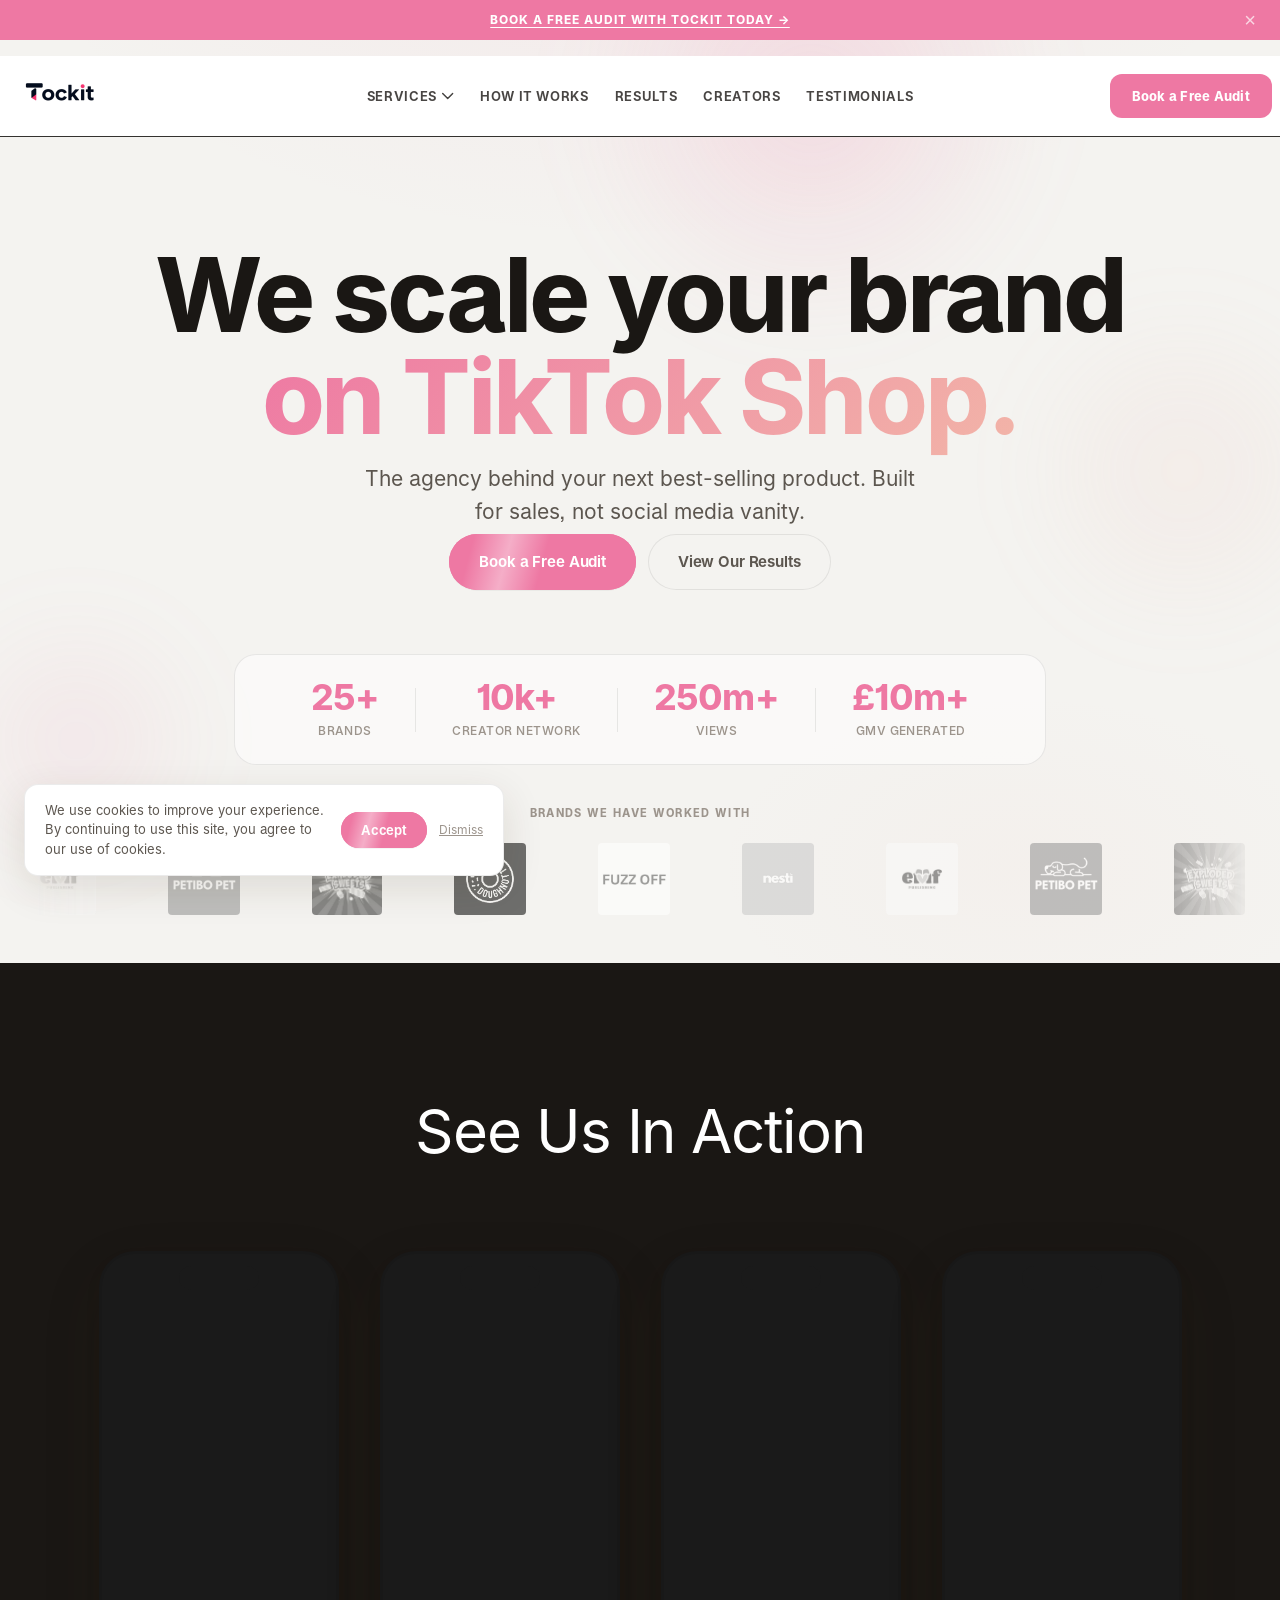
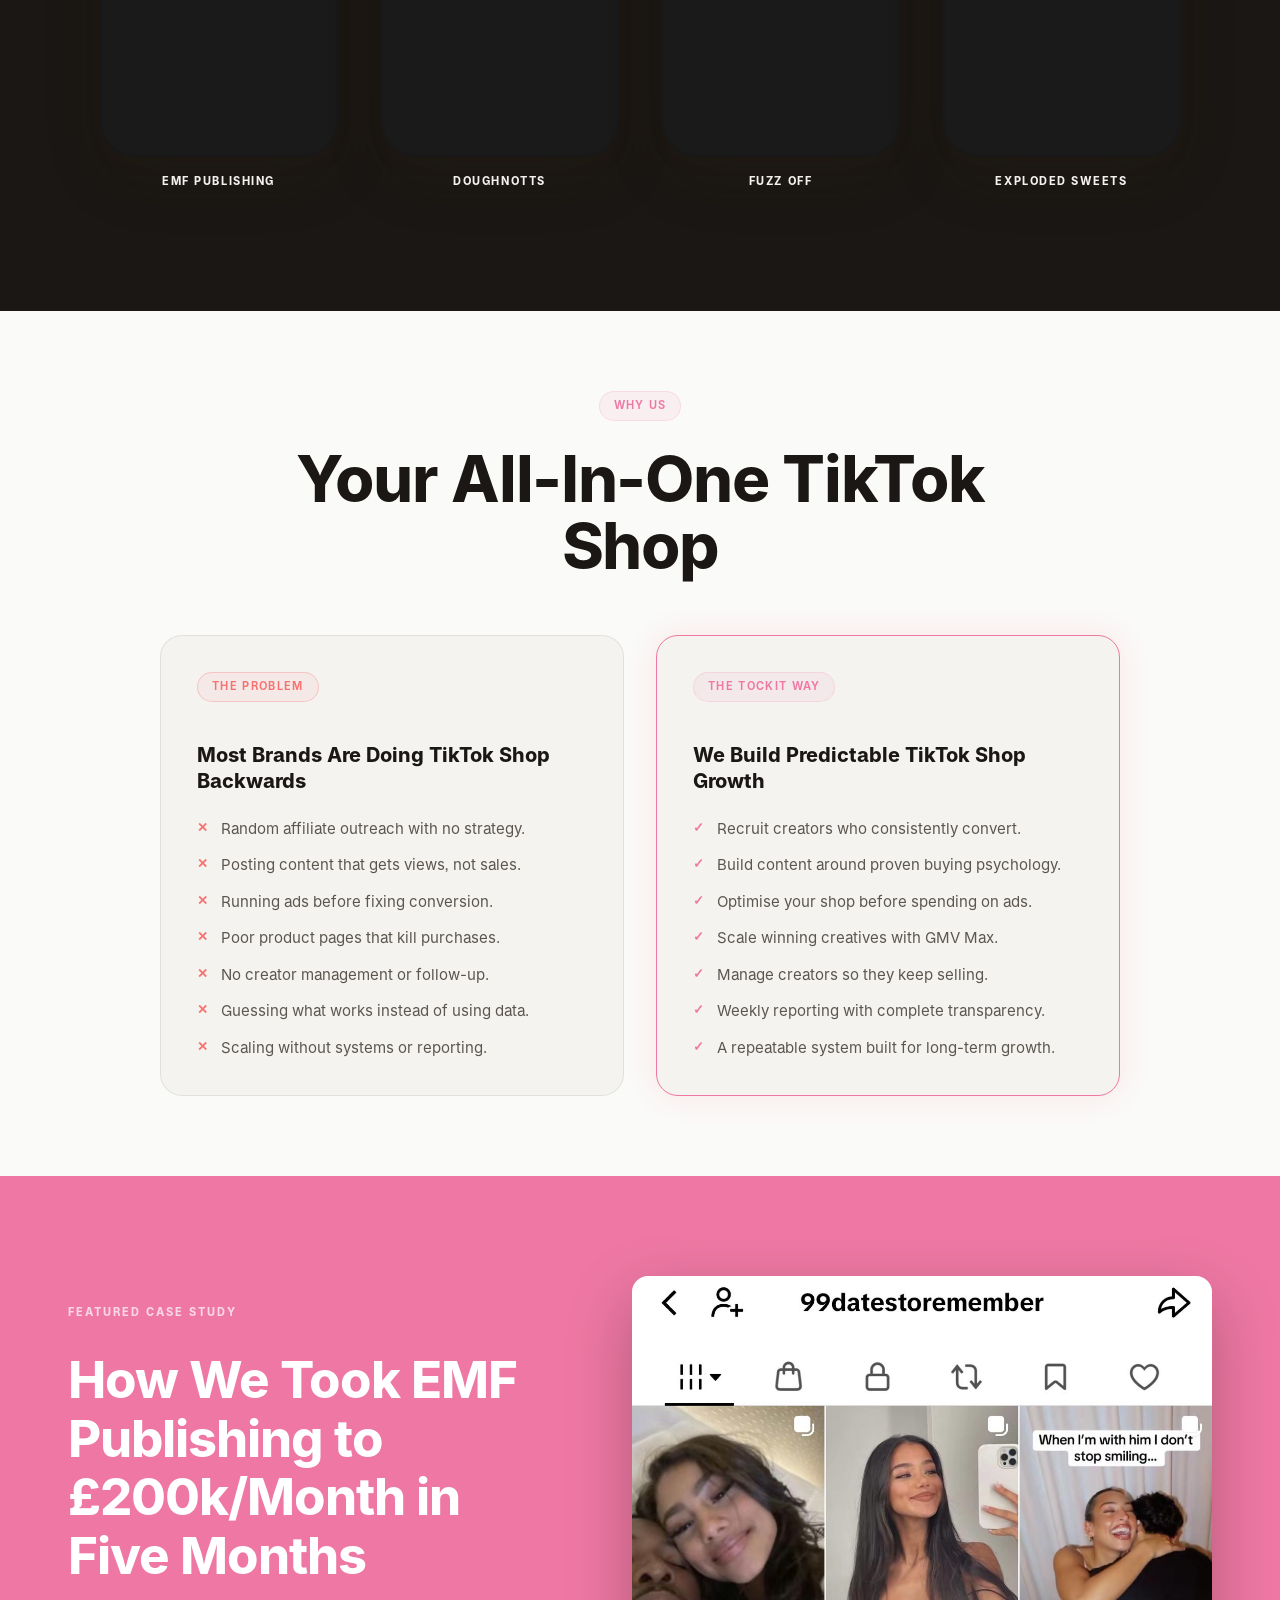
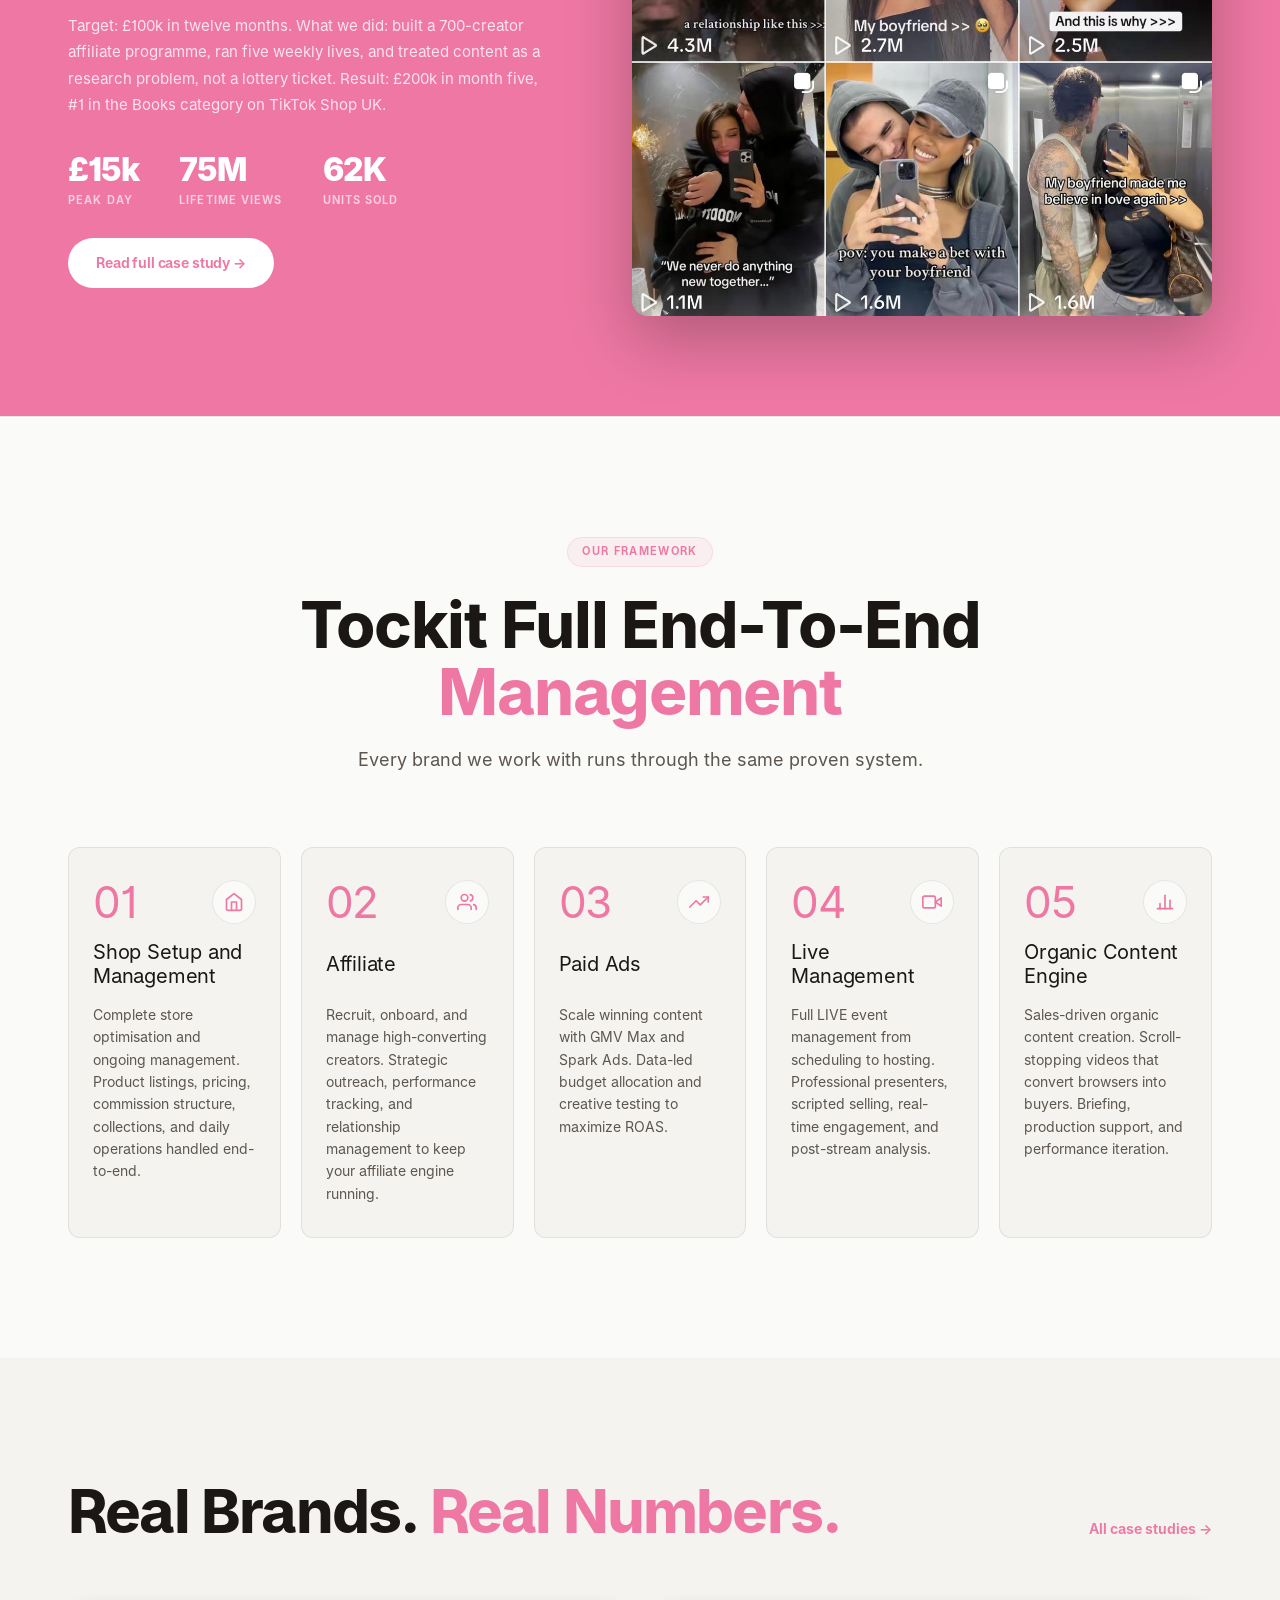
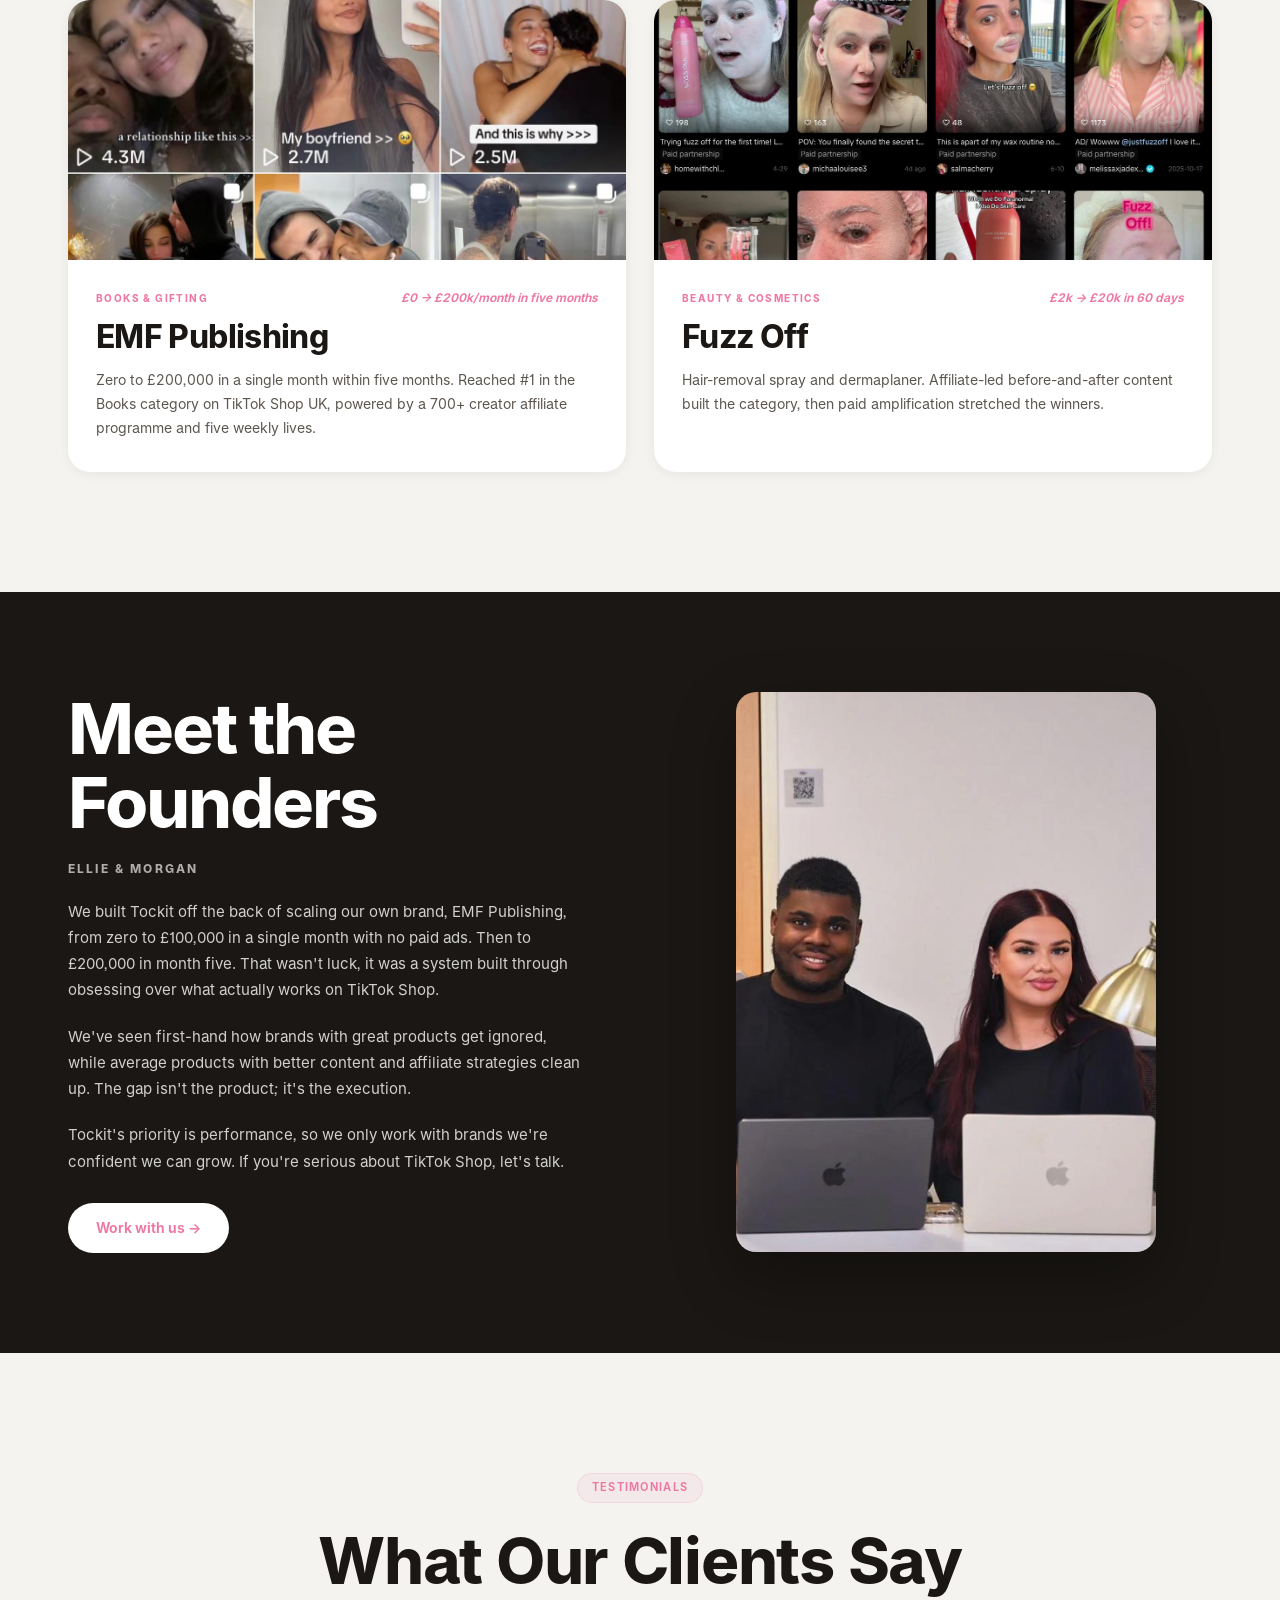
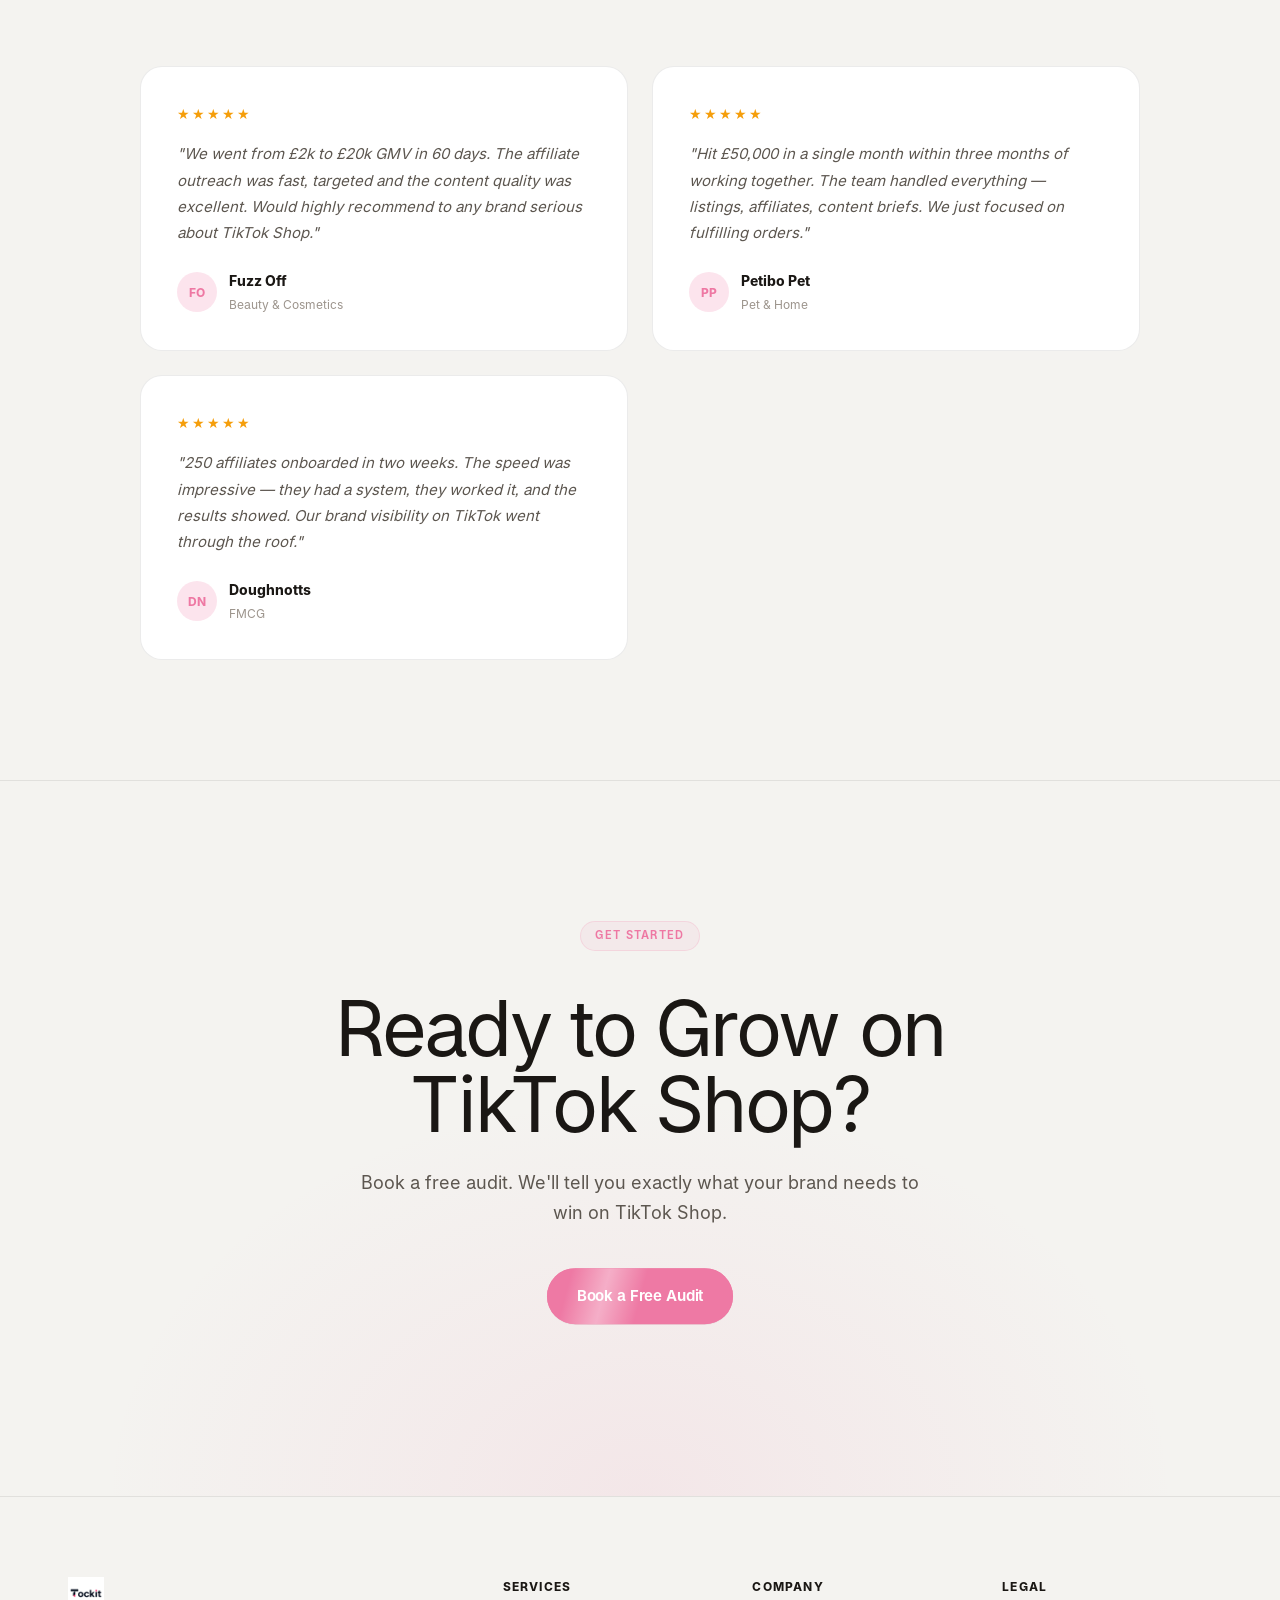
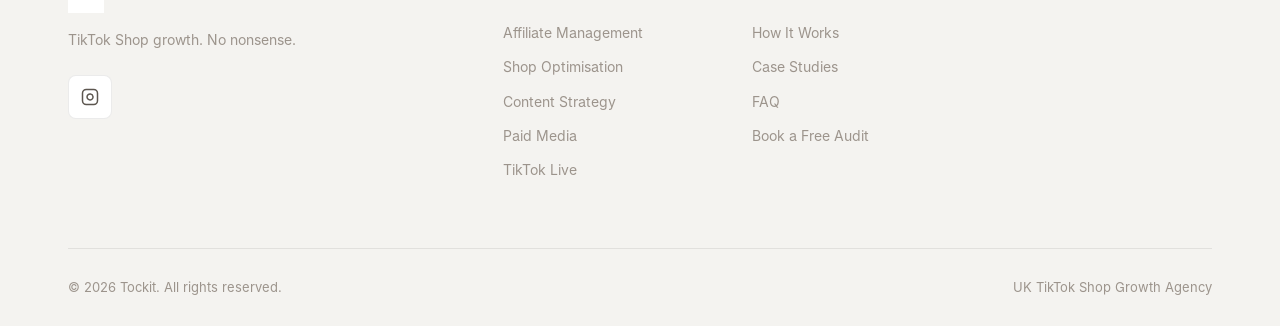
<file: index.html>
<!DOCTYPE html>
<html lang="en">
<head>
  <meta charset="UTF-8" />
  <link rel="icon" type="image/svg+xml" href="favicon.svg" />
  <meta name="viewport" content="width=device-width, initial-scale=1.0" />
  <title>Tockit | TikTok Shop Agency UK</title>
  <meta name="description" content="The TikTok Shop agency that actually moves product. Affiliate management, shop setup, content and paid ads. Built for sales, not vanity metrics." />
  <meta name="keywords" content="TikTok Shop agency UK, TikTok Shop management, affiliate marketing TikTok, TikTok Shop growth" />
  <link rel="canonical" href="https://tockitagency.co.uk" />

  <!-- Open Graph -->
  <meta property="og:title" content="Tockit | TikTok Shop Agency UK" />
  <meta property="og:description" content="We scale your brand on TikTok Shop. Affiliate management, content strategy, and paid media." />
  <meta property="og:type" content="website" />
  <meta property="og:url" content="https://tockitagency.co.uk" />
  <meta property="og:image" content="https://tockitagency.co.uk/og-image.jpg" />

  <!-- Twitter Card -->
  <meta name="twitter:card" content="summary_large_image" />
  <meta name="twitter:title" content="Tockit | TikTok Shop Agency UK" />
  <meta name="twitter:description" content="We scale your brand on TikTok Shop." />
  <link rel="stylesheet" href="styles.css" />
  <style>
    @font-face { font-family: 'Raveo'; font-weight: 100; font-style: normal; src: url('fonts/Raveo-Thin.woff2') format('woff2'); }
    @font-face { font-family: 'Raveo'; font-weight: 200; font-style: normal; src: url('fonts/Raveo-ExtraLight.woff2') format('woff2'); }
    @font-face { font-family: 'Raveo'; font-weight: 300; font-style: normal; src: url('fonts/Raveo-Light.woff2') format('woff2'); }
    @font-face { font-family: 'Raveo'; font-weight: 400; font-style: normal; src: url('fonts/Raveo-Regular.woff2') format('woff2'); }
    @font-face { font-family: 'Raveo'; font-weight: 500; font-style: normal; src: url('fonts/Raveo-Medium.woff2') format('woff2'); }
    @font-face { font-family: 'Raveo'; font-weight: 600; font-style: normal; src: url('fonts/Raveo-SemiBold.woff2') format('woff2'); }
    @font-face { font-family: 'Raveo'; font-weight: 700; font-style: normal; src: url('fonts/Raveo-Bold.woff2') format('woff2'); }
    @font-face { font-family: 'Raveo'; font-weight: 800; font-style: normal; src: url('fonts/Raveo-ExtraBold.woff2') format('woff2'); }
    @font-face { font-family: 'Raveo'; font-weight: 900; font-style: normal; src: url('fonts/Raveo-Black.woff2') format('woff2'); }
  </style>
  <!-- Structured Data -->
  <script type="application/ld+json">
  {
    "@context": "https://schema.org",
    "@type": "ProfessionalService",
    "name": "Tockit",
    "description": "UK TikTok Shop agency specialising in affiliate management, content strategy, and paid media.",
    "url": "https://tockitagency.co.uk",
    "areaServed": "GB",
    "founder": {
      "@type": "Person",
      "name": "Morgan Fearon"
    },
    "sameAs": [
      "https://www.tiktok.com/@tockit",
      "https://www.instagram.com/tockit"
    ]
  }
  </script>
</head>
<body>

  <!-- READING PROGRESS BAR -->
  <div class="progress-bar" id="progressBar"></div>

  <div id="site-nav"></div>
  <script src="nav.js"></script>

  <!-- HERO -->
  <section class="hero">
    <div class="hero-orb hero-orb--1"></div>
    <div class="hero-orb hero-orb--2"></div>
    <div class="hero-orb hero-orb--3"></div>

    <h1 class="hero-headline">
      We scale your brand<br />
      <span class="gradient-text" id="heroRotate">on TikTok Shop.</span>
    </h1>

    <p class="hero-sub">
      The agency behind your next best-selling product. Built for sales, not social media vanity.
    </p>

    <div class="hero-actions">
      <a href="/contact.html" class="btn btn-primary btn-lg">Book a Free Audit</a>
      <a href="/case-study-emf.html" class="btn btn-ghost btn-lg">View Our Results</a>
    </div>

    <div class="hero-stats" id="results">
      <div class="stat">
        <span class="stat-number" data-target="25" data-suffix="+">25+</span>
        <span class="stat-label">Brands</span>
      </div>
      <div class="stat-divider"></div>
      <div class="stat">
        <span class="stat-number" data-target="10" data-suffix="k+">10k+</span>
        <span class="stat-label">Creator Network</span>
      </div>
      <div class="stat-divider"></div>
      <div class="stat">
        <span class="stat-number" data-target="250" data-suffix="m+">250m+</span>
        <span class="stat-label">Views</span>
      </div>
      <div class="stat-divider"></div>
      <div class="stat">
        <span class="stat-number" data-target="10" data-prefix="£" data-suffix="m+">£10m+</span>
        <span class="stat-label">GMV Generated</span>
      </div>
    </div>

    <!-- BRANDS WE'VE WORKED WITH -->
    <div class="brands-section">
      <div class="brands-label-wrap"><p class="brands-label">Brands we have worked with</p></div>
      <div class="brands-ticker">
        <div class="brands-track">
          <img src="logo-emf.jpg" alt="EMF Publishing" class="brand-logo" />
          <img src="logo-petibo-brand.jpg" alt="Petibo Pet" class="brand-logo" />
          <img src="logo-exploded-sweets.jpg" alt="Exploded Sweets" class="brand-logo" />
          <img src="logo-doughnotts-brand.jpg" alt="Doughnotts" class="brand-logo" />
          <img src="logo-fuzzoff-brand.jpg" alt="Fuzz Off" class="brand-logo" />
          <img src="logo-nesti.jpg" alt="Nesti" class="brand-logo" />
          <img src="logo-emf.jpg" alt="EMF Publishing" class="brand-logo" aria-hidden="true" />
          <img src="logo-petibo-brand.jpg" alt="Petibo Pet" class="brand-logo" aria-hidden="true" />
          <img src="logo-exploded-sweets.jpg" alt="Exploded Sweets" class="brand-logo" aria-hidden="true" />
          <img src="logo-doughnotts-brand.jpg" alt="Doughnotts" class="brand-logo" aria-hidden="true" />
          <img src="logo-fuzzoff-brand.jpg" alt="Fuzz Off" class="brand-logo" aria-hidden="true" />
          <img src="logo-nesti.jpg" alt="Nesti" class="brand-logo" aria-hidden="true" />
        </div>
      </div>
    </div>
  </section>

  <!-- SEE US IN ACTION -->
  <section class="action-section">
    <div class="container">
      <div class="section-header">
        <h2 class="action-title">See Us In Action</h2>
      </div>
      <div class="phones-carousel">
        <div class="phones-track" id="phonesTrack">
        <div class="phone-wrap">
          <div class="phone-mockup">
            <div class="phone-screen">
              <video autoplay muted loop playsinline preload="none" style="width:100%;height:100%;object-fit:cover;">
                <source data-src="video-1.mp4" type="video/mp4">
              </video>
            </div>
          </div>
          <p class="phone-label">EMF Publishing</p>
        </div>
        <div class="phone-wrap">
          <div class="phone-mockup">
            <div class="phone-screen">
              <video autoplay muted loop playsinline preload="none" style="width:100%;height:100%;object-fit:cover;">
                <source data-src="video-3.mp4" type="video/mp4">
              </video>
            </div>
          </div>
          <p class="phone-label">Doughnotts</p>
        </div>
        <div class="phone-wrap">
          <div class="phone-mockup">
            <div class="phone-screen">
              <video autoplay muted loop playsinline preload="none" style="width:100%;height:100%;object-fit:cover;">
                <source data-src="video-2.mp4" type="video/mp4">
              </video>
            </div>
          </div>
          <p class="phone-label">Fuzz Off</p>
        </div>
        <div class="phone-wrap">
          <div class="phone-mockup">
            <div class="phone-screen">
              <video autoplay muted loop playsinline preload="none" style="width:100%;height:100%;object-fit:cover;">
                <source data-src="video-exploded.mp4" type="video/mp4">
              </video>
            </div>
          </div>
          <p class="phone-label">Exploded Sweets</p>
        </div>
        </div>
      </div>
    </div>
  </section>

  <!-- PROBLEM / SOLUTION -->
  <section class="section problem-section">
    <div class="container">
      <div class="section-header" style="margin-bottom: 56px;">
        <span class="section-tag">Why Us</span>
        <h2 class="section-title">Your All-In-One TikTok Shop</h2>
      </div>
      <div class="problem-grid">
        <div class="problem-col">
          <span class="section-tag problem-tag">The Problem</span>
          <h3 class="problem-title">Most Brands Are Doing TikTok Shop Backwards</h3>
          <ul class="problem-list">
            <li>Random affiliate outreach with no strategy.</li>
            <li>Posting content that gets views, not sales.</li>
            <li>Running ads before fixing conversion.</li>
            <li>Poor product pages that kill purchases.</li>
            <li>No creator management or follow-up.</li>
            <li>Guessing what works instead of using data.</li>
            <li>Scaling without systems or reporting.</li>
          </ul>
        </div>
        <div class="solution-col">
          <span class="section-tag solution-tag">The Tockit Way</span>
          <h3 class="problem-title">We Build Predictable TikTok Shop Growth</h3>
          <ul class="solution-list">
            <li>Recruit creators who consistently convert.</li>
            <li>Build content around proven buying psychology.</li>
            <li>Optimise your shop before spending on ads.</li>
            <li>Scale winning creatives with GMV Max.</li>
            <li>Manage creators so they keep selling.</li>
            <li>Weekly reporting with complete transparency.</li>
            <li>A repeatable system built for long-term growth.</li>
          </ul>
        </div>
      </div>
    </div>
  </section>

  <!-- FEATURED CASE STUDY -->
  <section class="featured-case-section">
    <div class="container">
      <div class="featured-case-inner">
        <div class="featured-case-text">
          <span class="featured-case-label">Featured Case Study</span>
          <h2 class="featured-case-title">How We Took EMF Publishing to £200k/Month in Five Months</h2>
          <p class="featured-case-sub">Target: £100k in twelve months. What we did: built a 700-creator affiliate programme, ran five weekly lives, and treated content as a research problem, not a lottery ticket. Result: £200k in month five, #1 in the Books category on TikTok Shop UK.</p>
          <div class="featured-case-stats">
            <div class="featured-case-stat">
              <span class="featured-case-stat-val">£15k</span>
              <span class="featured-case-stat-label">Peak Day</span>
            </div>
            <div class="featured-case-stat">
              <span class="featured-case-stat-val">75M</span>
              <span class="featured-case-stat-label">Lifetime Views</span>
            </div>
            <div class="featured-case-stat">
              <span class="featured-case-stat-val">62K</span>
              <span class="featured-case-stat-label">Units Sold</span>
            </div>
          </div>
          <a href="/case-study-emf.html" class="btn featured-case-cta">Read full case study &rarr;</a>
        </div>
        <div class="featured-case-media">
          <div class="featured-case-img-wrap">
            <img src="screenshot-99dates-tiktok-2.jpg" alt="EMF Publishing TikTok profile" />
          </div>
        </div>
      </div>
    </div>
  </section>

  <!-- 5 PILLARS -->
  <style>
    .pillars-section {
      padding: 120px 0;
      background: var(--bg);
      border-top: 1px solid var(--border);
    }
    .pillars-grid {
      display: grid;
      grid-template-columns: repeat(5, 1fr);
      gap: 20px;
      margin-top: 56px;
    }
    .pillar-card {
      background: var(--bg-2);
      border: 1px solid var(--border);
      border-radius: 12px;
      padding: 32px 24px;
      display: flex;
      flex-direction: column;
      gap: 16px;
      transition: all var(--transition);
      position: relative;
    }
    .pillar-card:hover {
      border-color: var(--accent);
      transform: translateY(-4px);
      box-shadow: 0 12px 32px rgba(0,0,0,0.06);
    }
    .pillar-top {
      display: flex;
      align-items: center;
      justify-content: space-between;
    }
    .pillar-number {
      font-family: var(--font-serif);
      font-size: 44px;
      font-weight: 400;
      color: var(--accent);
      line-height: 1;
      letter-spacing: -0.03em;
    }
    .pillar-icon {
      width: 44px;
      height: 44px;
      border-radius: 50%;
      background: var(--bg);
      border: 1px solid var(--border);
      display: flex;
      align-items: center;
      justify-content: center;
      color: var(--accent);
      flex-shrink: 0;
      transition: all var(--transition);
    }
    .pillar-card:hover .pillar-icon {
      background: var(--accent);
      color: #fff;
      border-color: var(--accent);
    }
    .pillar-icon svg {
      width: 20px;
      height: 20px;
    }
    .pillar-name {
      font-family: var(--font-serif);
      font-size: 20px;
      font-weight: 400;
      color: var(--text);
      letter-spacing: -0.01em;
      line-height: 1.2;
      margin: 0;
      min-height: 48px;
      display: flex;
      align-items: center;
    }
    .pillar-desc {
      font-size: 14px;
      color: var(--text-2);
      line-height: 1.6;
      margin: 0;
    }
    @media (max-width: 1024px) {
      .pillars-grid { grid-template-columns: repeat(3, 1fr); }
    }
    @media (max-width: 720px) {
      .pillars-grid { grid-template-columns: repeat(2, 1fr); gap: 16px; }
      .pillars-section { padding: 72px 0; }
    }
    @media (max-width: 480px) {
      .pillars-grid { grid-template-columns: 1fr; }
    }
  </style>
  <section class="pillars-section" id="pillars">
    <div class="container">
      <div class="section-header">
        <span class="section-tag">Our Framework</span>
        <h2 class="section-title">Tockit Full End-To-End <span style="color: var(--accent)">Management</span></h2>
        <p class="section-sub">Every brand we work with runs through the same proven system.</p>
      </div>
      <div class="pillars-grid">

        <div class="pillar-card">
          <div class="pillar-top">
            <span class="pillar-number">01</span>
            <div class="pillar-icon" aria-hidden="true">
              <svg viewBox="0 0 24 24" fill="none" stroke="currentColor" stroke-width="2" stroke-linecap="round" stroke-linejoin="round"><path d="M3 9l9-7 9 7v11a2 2 0 0 1-2 2H5a2 2 0 0 1-2-2z"/><polyline points="9 22 9 12 15 12 15 22"/></svg>
            </div>
          </div>
          <h3 class="pillar-name">Shop Setup and Management</h3>
          <p class="pillar-desc">Complete store optimisation and ongoing management. Product listings, pricing, commission structure, collections, and daily operations handled end-to-end.</p>
        </div>

        <div class="pillar-card">
          <div class="pillar-top">
            <span class="pillar-number">02</span>
            <div class="pillar-icon" aria-hidden="true">
              <svg viewBox="0 0 24 24" fill="none" stroke="currentColor" stroke-width="2" stroke-linecap="round" stroke-linejoin="round"><path d="M17 21v-2a4 4 0 0 0-4-4H5a4 4 0 0 0-4 4v2"/><circle cx="9" cy="7" r="4"/><path d="M23 21v-2a4 4 0 0 0-3-3.87"/><path d="M16 3.13a4 4 0 0 1 0 7.75"/></svg>
            </div>
          </div>
          <h3 class="pillar-name">Affiliate</h3>
          <p class="pillar-desc">Recruit, onboard, and manage high-converting creators. Strategic outreach, performance tracking, and relationship management to keep your affiliate engine running.</p>
        </div>

        <div class="pillar-card">
          <div class="pillar-top">
            <span class="pillar-number">03</span>
            <div class="pillar-icon" aria-hidden="true">
              <svg viewBox="0 0 24 24" fill="none" stroke="currentColor" stroke-width="2" stroke-linecap="round" stroke-linejoin="round"><polyline points="23 6 13.5 15.5 8.5 10.5 1 18"/><polyline points="17 6 23 6 23 12"/></svg>
            </div>
          </div>
          <h3 class="pillar-name">Paid Ads</h3>
          <p class="pillar-desc">Scale winning content with GMV Max and Spark Ads. Data-led budget allocation and creative testing to maximize ROAS.</p>
        </div>

        <div class="pillar-card">
          <div class="pillar-top">
            <span class="pillar-number">04</span>
            <div class="pillar-icon" aria-hidden="true">
              <svg viewBox="0 0 24 24" fill="none" stroke="currentColor" stroke-width="2" stroke-linecap="round" stroke-linejoin="round"><polygon points="23 7 16 12 23 17 23 7"/><rect x="1" y="5" width="15" height="14" rx="2" ry="2"/></svg>
            </div>
          </div>
          <h3 class="pillar-name">Live Management</h3>
          <p class="pillar-desc">Full LIVE event management from scheduling to hosting. Professional presenters, scripted selling, real-time engagement, and post-stream analysis.</p>
        </div>

        <div class="pillar-card">
          <div class="pillar-top">
            <span class="pillar-number">05</span>
            <div class="pillar-icon" aria-hidden="true">
              <svg viewBox="0 0 24 24" fill="none" stroke="currentColor" stroke-width="2" stroke-linecap="round" stroke-linejoin="round"><line x1="18" y1="20" x2="18" y2="10"/><line x1="12" y1="20" x2="12" y2="4"/><line x1="6" y1="20" x2="6" y2="14"/><line x1="3" y1="20" x2="21" y2="20"/></svg>
            </div>
          </div>
          <h3 class="pillar-name">Organic Content Engine</h3>
          <p class="pillar-desc">Sales-driven organic content creation. Scroll-stopping videos that convert browsers into buyers. Briefing, production support, and performance iteration.</p>
        </div>

      </div>
    </div>
  </section>



  <!-- SELECTED WORK -->
  <section class="selected-work-section" id="work">
    <div class="container">
      <div class="selected-work-header">
        <div class="selected-work-header-left">
          <h2 class="selected-work-title">Real Brands. <span style="color: var(--accent)">Real Numbers.</span></h2>
        </div>
        <a href="/case-study-emf.html" class="selected-work-all">All case studies &rarr;</a>
      </div>
      <div class="selected-work-grid">

        <a href="/case-study-emf.html" class="sw-card sw-card--link">
          <div class="sw-card-image">
            <img src="screenshot-99dates-tiktok-2.jpg" alt="EMF Publishing TikTok profile" class="sw-card-img sw-card-img--emf" />
          </div>
          <div class="sw-card-body">
            <div class="sw-card-meta">
              <span class="sw-card-category">Books &amp; Gifting</span>
              <span class="sw-card-result">&pound;0 &rarr; &pound;200k/month in five months</span>
            </div>
            <h3 class="sw-card-brand">EMF Publishing</h3>
            <p class="sw-card-desc">Zero to £200,000 in a single month within five months. Reached #1 in the Books category on TikTok Shop UK, powered by a 700+ creator affiliate programme and five weekly lives.</p>
          </div>
        </a>

        <div class="sw-card">
          <div class="sw-card-image">
            <img src="screenshot-fuzzoff.jpg" alt="Fuzz Off creator content" class="sw-card-img sw-card-img--fuzzoff" />
          </div>
          <div class="sw-card-body">
            <div class="sw-card-meta">
              <span class="sw-card-category">Beauty &amp; Cosmetics</span>
              <span class="sw-card-result">&pound;2k &rarr; &pound;20k in 60 days</span>
            </div>
            <h3 class="sw-card-brand">Fuzz Off</h3>
            <p class="sw-card-desc">Hair-removal spray and dermaplaner. Affiliate-led before-and-after content built the category, then paid amplification stretched the winners.</p>
          </div>
        </div>


      </div>
    </div>
  </section>

    <!-- MEET THE FOUNDER -->
  <section class="founder-section">
    <div class="container">
      <div class="founder-inner">
        <div class="founder-text">
          <h2 class="founder-heading">Meet the Founders</h2>
          <p class="founder-name">Ellie &amp; Morgan</p>
          <p class="founder-bio">We built Tockit off the back of scaling our own brand, EMF Publishing, from zero to £100,000 in a single month with no paid ads. Then to £200,000 in month five. That wasn't luck, it was a system built through obsessing over what actually works on TikTok Shop.</p>
          <p class="founder-bio">We've seen first-hand how brands with great products get ignored, while average products with better content and affiliate strategies clean up. The gap isn't the product; it's the execution.</p>
          <p class="founder-bio">Tockit's priority is performance, so we only work with brands we're confident we can grow. If you're serious about TikTok Shop, let's talk.</p>
          <a href="/contact.html" class="founder-cta">Work with us &rarr;</a>
        </div>
        <div class="founder-photo">
          <img src="founders.jpg" alt="Ellie and Morgan, Tockit founders" class="founder-photo-img" />
        </div>
      </div>
    </div>
  </section>
  <section class="section testimonials-section" id="testimonials" style="background: var(--bg-2);">
    <div class="container">
      <div class="section-header">
        <span class="section-tag">Testimonials</span>
        <h2 class="section-title">What Our Clients Say</h2>
      </div>
      <div class="testimonials-grid">
        <div class="testimonial-card">
          <div class="testimonial-stars">&#9733;&#9733;&#9733;&#9733;&#9733;</div>
          <p class="testimonial-quote">"We went from £2k to £20k GMV in 60 days. The affiliate outreach was fast, targeted and the content quality was excellent. Would highly recommend to any brand serious about TikTok Shop."</p>
          <div class="testimonial-author">
            <div class="testimonial-avatar">FO</div>
            <div>
              <span class="testimonial-name">Fuzz Off</span>
              <span class="testimonial-role">Beauty &amp; Cosmetics</span>
            </div>
          </div>
        </div>
        <div class="testimonial-card">
          <div class="testimonial-stars">&#9733;&#9733;&#9733;&#9733;&#9733;</div>
          <p class="testimonial-quote">"Hit £50,000 in a single month within three months of working together. The team handled everything — listings, affiliates, content briefs. We just focused on fulfilling orders."</p>
          <div class="testimonial-author">
            <div class="testimonial-avatar">PP</div>
            <div>
              <span class="testimonial-name">Petibo Pet</span>
              <span class="testimonial-role">Pet &amp; Home</span>
            </div>
          </div>
        </div>
        <div class="testimonial-card">
          <div class="testimonial-stars">&#9733;&#9733;&#9733;&#9733;&#9733;</div>
          <p class="testimonial-quote">"250 affiliates onboarded in two weeks. The speed was impressive — they had a system, they worked it, and the results showed. Our brand visibility on TikTok went through the roof."</p>
          <div class="testimonial-author">
            <div class="testimonial-avatar">DN</div>
            <div>
              <span class="testimonial-name">Doughnotts</span>
              <span class="testimonial-role">FMCG</span>
            </div>
          </div>
        </div>
      </div>
    </div>
  </section>

        <!-- CTA -->
  <section class="cta-section" id="cta">
    <div class="container">
      <div class="cta-inner">
        <span class="section-tag">Get Started</span>
        <h2 class="cta-title">Ready to Grow on<br />TikTok Shop?</h2>
        <p class="cta-sub">Book a free audit. We'll tell you exactly what your brand needs to win on TikTok Shop.</p>
        <div class="cta-actions">
          <a href="/contact.html" class="btn btn-primary btn-lg">Book a Free Audit</a>
        </div>
      </div>
    </div>
  </section>

  <!-- FOOTER -->
  <footer class="footer">
    <div class="container">
      <div class="footer-top">
        <div class="footer-brand">
          <img src="tockit-logo-dark.jpg" alt="Tockit" class="footer-logo-img" />
          <p class="footer-tagline">TikTok Shop growth. No nonsense.</p>
          <div class="footer-social">
            <a href="https://www.instagram.com/tockit" class="social-link" aria-label="Instagram" target="_blank" rel="noopener">
              <svg width="18" height="18" viewBox="0 0 24 24" fill="none" stroke="currentColor" stroke-width="2"><rect x="2" y="2" width="20" height="20" rx="5" ry="5"/><path d="M16 11.37A4 4 0 1 1 12.63 8 4 4 0 0 1 16 11.37z"/><line x1="17.5" y1="6.5" x2="17.51" y2="6.5"/></svg>
            </a>
          </div>
        </div>
        <div class="footer-links">
          <div class="footer-col">
            <h4>Services</h4>
            <a href="#why">Affiliate Management</a>
            <a href="#why">Shop Optimisation</a>
            <a href="#why">Content Strategy</a>
            <a href="/paid-media.html">Paid Media</a>
            <a href="#why">TikTok Live</a>
          </div>
          <div class="footer-col">
            <h4>Company</h4>
            <a href="#how-it-works">How It Works</a>
            <a href="#work">Case Studies</a>
            <a href="#faq">FAQ</a>
            <a href="/contact.html">Book a Free Audit</a>
          </div>
          <div class="footer-col">
            <h4>Legal</h4>
          </div>
        </div>
      </div>
      <div class="footer-bottom">
        <p>© 2026 Tockit. All rights reserved.</p>
        <p>UK TikTok Shop Growth Agency</p>
      </div>
    </div>
  </footer>

  <script src="gsap.min.js" defer></script>
  <script src="ScrollTrigger.min.js" defer></script>
  <script src="script.js" defer></script>

  <!-- COOKIE NOTICE -->
  <div class="cookie-notice" id="cookieNotice">
    <p>We use cookies to improve your experience. By continuing to use this site, you agree to our use of cookies.</p>
    <div class="cookie-actions">
      <button class="btn btn-primary" id="cookieAccept" style="padding:8px 20px;font-size:13px;min-height:36px;">Accept</button>
      <a href="#" class="cookie-dismiss">Dismiss</a>
    </div>
  </div>


  <!-- SCROLL TO TOP -->
  <button class="scroll-top" id="scrollTop" aria-label="Back to top">↑</button>

  <!-- STICKY MOBILE CTA -->
  <div class="sticky-mobile-cta" id="stickyMobileCta">
    <a href="/contact.html" class="btn btn-primary" style="width:100%;justify-content:center;">Book a Free Audit</a>
  </div>
</body>
</html>
</file>
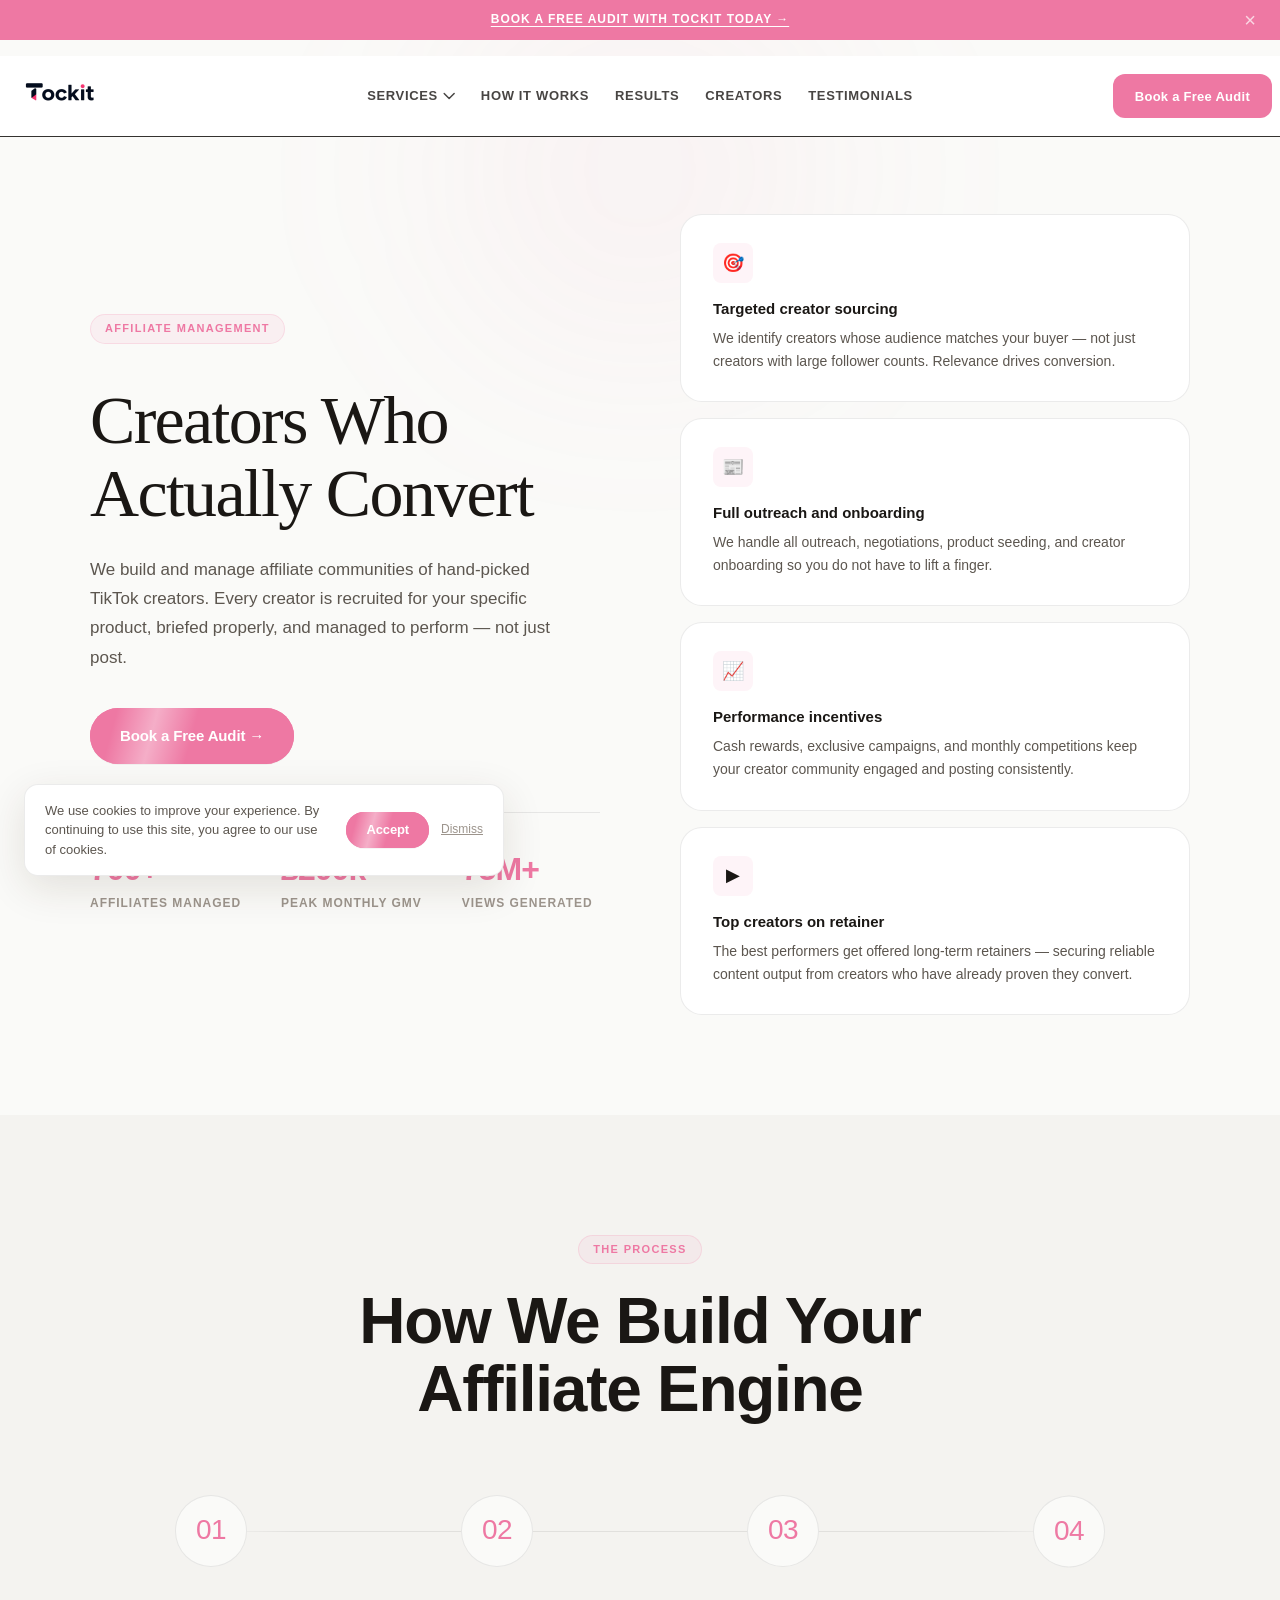
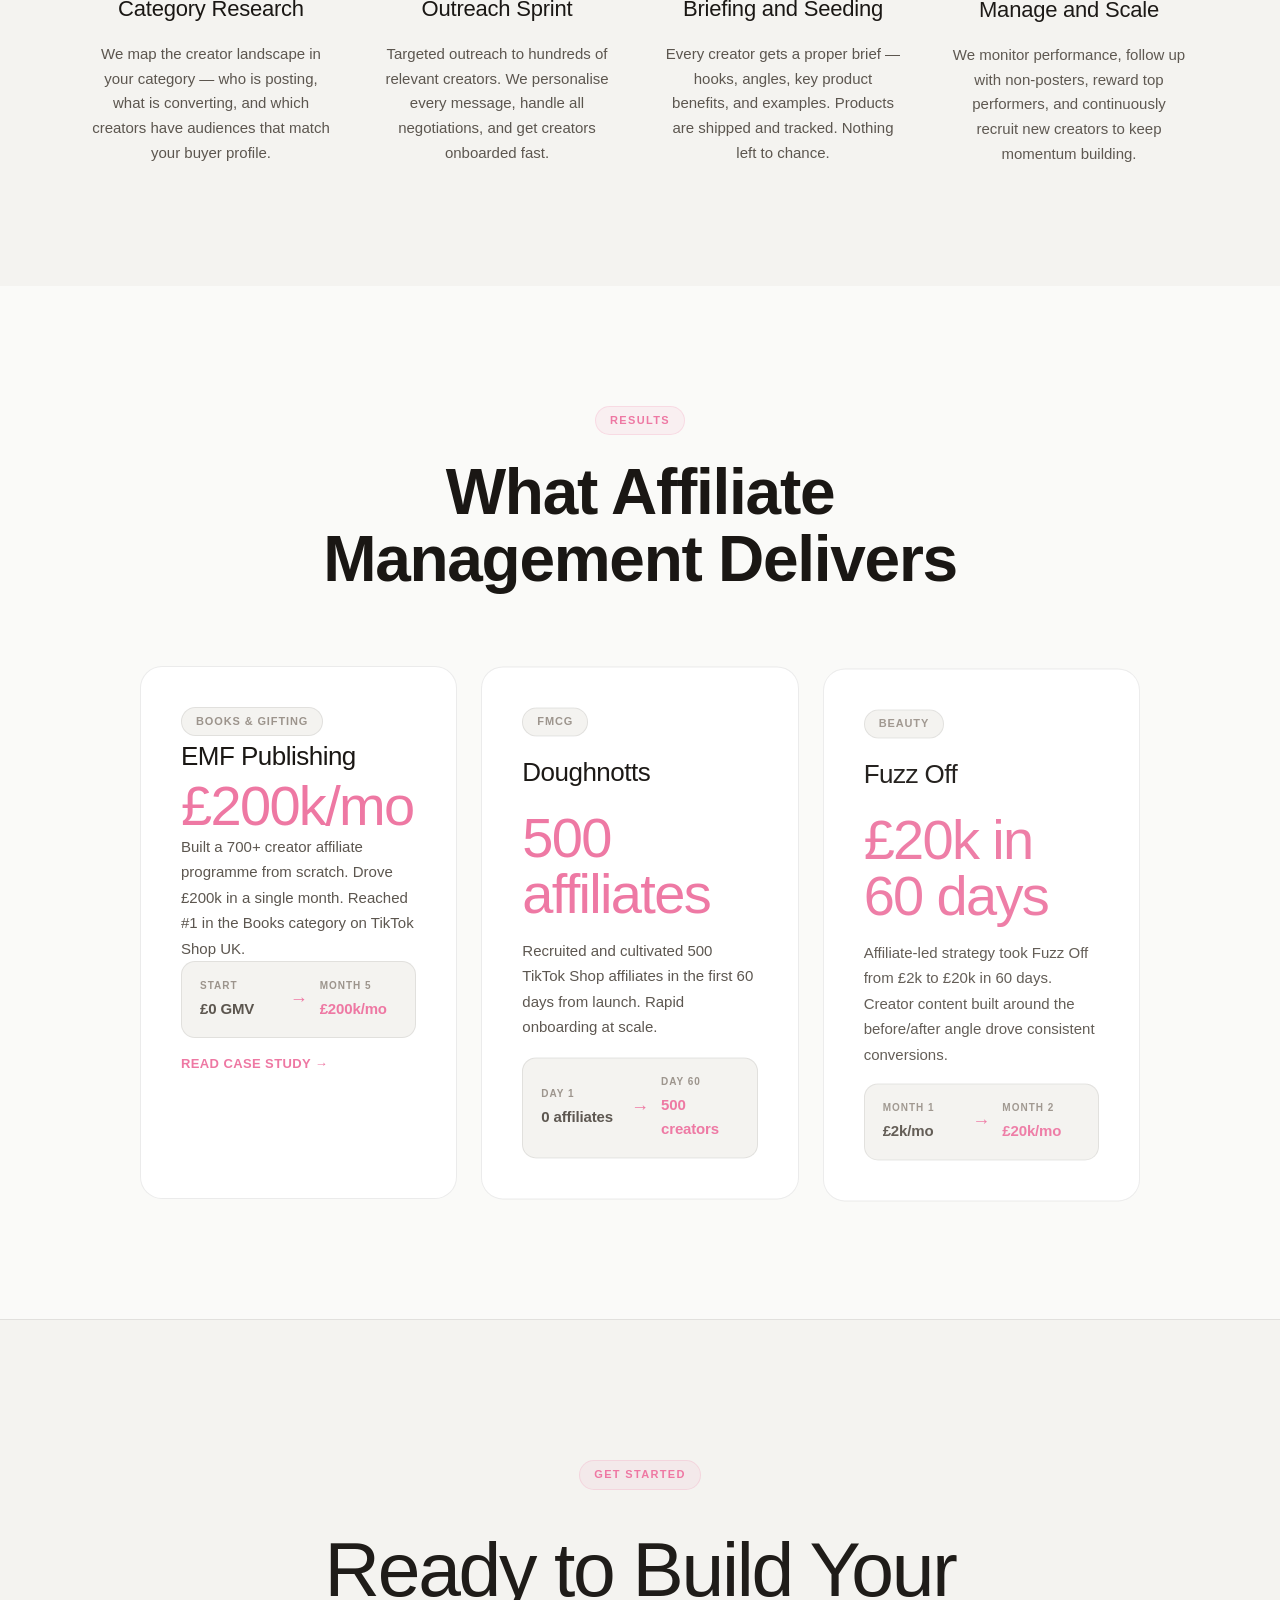
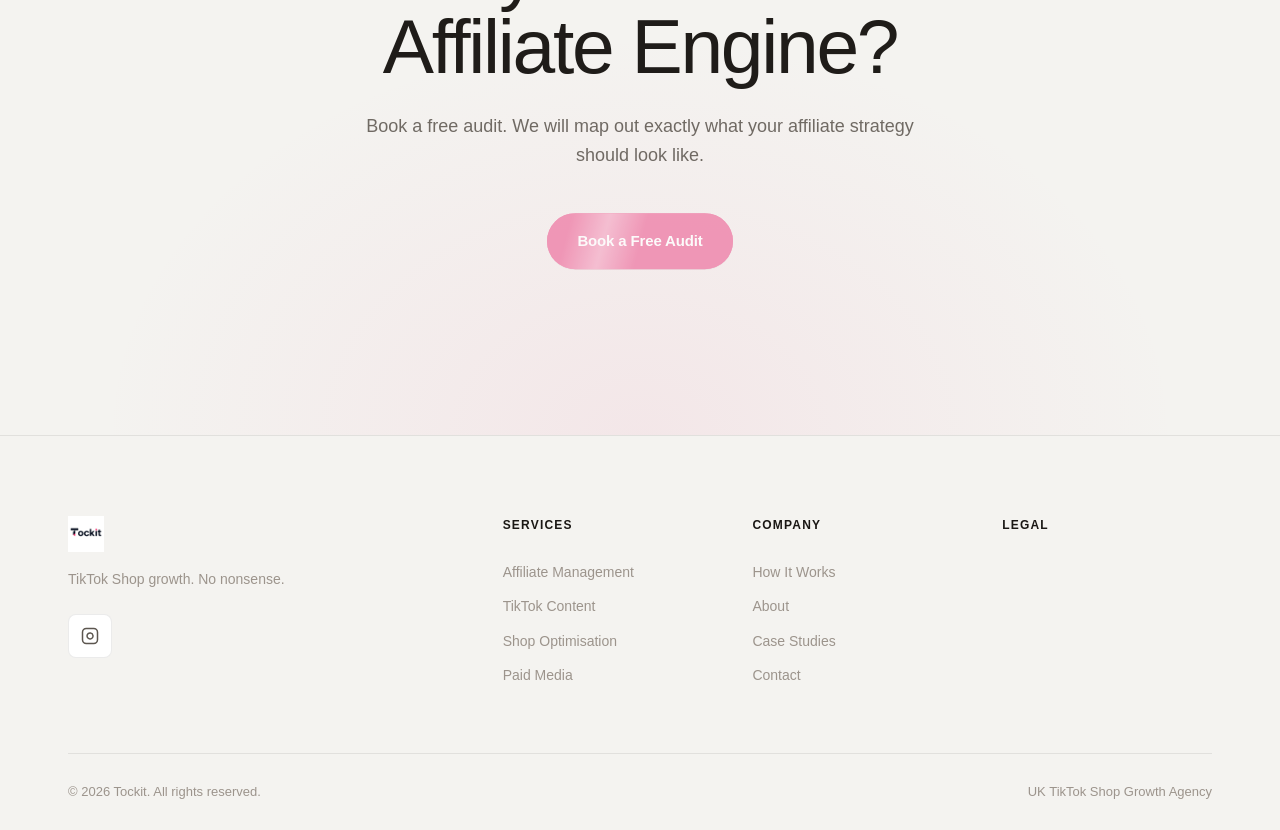
<file: affiliate-management.html>
<!DOCTYPE html>
<html lang="en">
<head>
  <meta charset="UTF-8" />
  <link rel="icon" type="image/svg+xml" href="favicon.svg" />
  <meta name="viewport" content="width=device-width, initial-scale=1.0" />
  <title>Affiliate Management | Tockit TikTok Shop Agency</title>
  <meta name="description" content="We recruit, manage and scale TikTok creator communities that drive real sales. Hand-picked affiliates, ongoing management, performance incentives." />
  <link rel="canonical" href="https://tockitagency.co.uk/affiliate-management" />
  <link rel="stylesheet" href="styles.css" />
  <style>
    .sp-hero {
      min-height: 75vh;
      display: flex;
      align-items: center;
      padding: calc(var(--banner-h) + var(--nav-h) + 80px) 24px 100px;
      background: var(--bg);
      position: relative;
      overflow: hidden;
    }
    .sp-hero::before {
      content: '';
      position: absolute;
      top: -80px; left: 50%; transform: translateX(-50%);
      width: 700px; height: 500px;
      background: radial-gradient(circle, rgba(238,120,163,0.07) 0%, transparent 70%);
      filter: blur(80px);
      pointer-events: none;
    }
    .sp-hero-inner {
      position: relative;
      max-width: 1100px;
      margin: 0 auto;
      width: 100%;
      display: grid;
      grid-template-columns: 1fr 1fr;
      gap: 80px;
      align-items: center;
    }
    .sp-hero-left h1 {
      font-family: var(--font-serif);
      font-size: clamp(40px, 5.5vw, 68px);
      font-weight: 400;
      line-height: 1.08;
      letter-spacing: -0.025em;
      color: var(--text);
      margin: 16px 0 24px;
    }
    .sp-hero-left h1 em { font-style: italic; color: var(--accent); }
    .sp-hero-left p {
      font-size: 17px;
      color: var(--text-2);
      line-height: 1.72;
      margin-bottom: 36px;
      max-width: 480px;
    }
    .sp-stat-row {
      display: flex;
      gap: 40px;
      margin-top: 48px;
      padding-top: 40px;
      border-top: 1px solid var(--border);
    }
    .sp-stat-val { display: block; font-size: 32px; font-weight: 800; color: var(--accent); letter-spacing: -0.03em; line-height: 1; margin-bottom: 4px; }
    .sp-stat-label { font-size: 12px; font-weight: 600; color: var(--text-3); text-transform: uppercase; letter-spacing: 0.08em; }
    .sp-hero-right {
      display: flex;
      flex-direction: column;
      gap: 16px;
    }
    .sp-feature-card {
      background: #fff;
      border: 1px solid var(--border);
      border-radius: var(--radius-lg);
      padding: 28px 32px;
    }
    .sp-feature-icon {
      width: 40px; height: 40px;
      background: rgba(238,120,163,0.08);
      border-radius: var(--radius-sm);
      display: flex; align-items: center; justify-content: center;
      font-size: 18px;
      margin-bottom: 14px;
    }
    .sp-feature-title { font-size: 15px; font-weight: 700; color: var(--text); margin-bottom: 6px; }
    .sp-feature-text { font-size: 14px; color: var(--text-2); line-height: 1.65; }
    @media (max-width: 900px) {
      .sp-hero-inner { grid-template-columns: 1fr; gap: 48px; }
      .sp-hero { min-height: auto; }
    }
  </style>
</head>
<body>

  <div class="progress-bar" id="progressBar"></div>
  <div id="site-nav"></div>
  <script src="nav.js"></script>

  <!-- HERO -->
  <section class="sp-hero">
    <div class="sp-hero-inner">
      <div class="sp-hero-left">
        <span class="section-tag">Affiliate Management</span>
        <h1>Creators Who Actually Convert</h1>
        <p>We build and manage affiliate communities of hand-picked TikTok creators. Every creator is recruited for your specific product, briefed properly, and managed to perform — not just post.</p>
        <a href="/contact.html" class="btn btn-primary btn-lg">Book a Free Audit &rarr;</a>
        <div class="sp-stat-row">
          <div>
            <span class="sp-stat-val">700+</span>
            <span class="sp-stat-label">Affiliates managed</span>
          </div>
          <div>
            <span class="sp-stat-val">£200k</span>
            <span class="sp-stat-label">Peak monthly GMV</span>
          </div>
          <div>
            <span class="sp-stat-val">75M+</span>
            <span class="sp-stat-label">Views generated</span>
          </div>
        </div>
      </div>
      <div class="sp-hero-right">
        <div class="sp-feature-card">
          <div class="sp-feature-icon">&#127919;</div>
          <div class="sp-feature-title">Targeted creator sourcing</div>
          <div class="sp-feature-text">We identify creators whose audience matches your buyer — not just creators with large follower counts. Relevance drives conversion.</div>
        </div>
        <div class="sp-feature-card">
          <div class="sp-feature-icon">&#128240;</div>
          <div class="sp-feature-title">Full outreach and onboarding</div>
          <div class="sp-feature-text">We handle all outreach, negotiations, product seeding, and creator onboarding so you do not have to lift a finger.</div>
        </div>
        <div class="sp-feature-card">
          <div class="sp-feature-icon">&#128200;</div>
          <div class="sp-feature-title">Performance incentives</div>
          <div class="sp-feature-text">Cash rewards, exclusive campaigns, and monthly competitions keep your creator community engaged and posting consistently.</div>
        </div>
        <div class="sp-feature-card">
          <div class="sp-feature-icon">&#9654;</div>
          <div class="sp-feature-title">Top creators on retainer</div>
          <div class="sp-feature-text">The best performers get offered long-term retainers — securing reliable content output from creators who have already proven they convert.</div>
        </div>
      </div>
    </div>
  </section>

  <!-- HOW IT WORKS -->
  <section class="section" style="background: var(--bg-2);">
    <div class="container">
      <div class="section-header">
        <span class="section-tag">The Process</span>
        <h2 class="section-title">How We Build Your Affiliate Engine</h2>
      </div>
      <div class="process-grid">
        <div class="process-step">
          <div class="step-number">01</div>
          <h3>Category Research</h3>
          <p>We map the creator landscape in your category — who is posting, what is converting, and which creators have audiences that match your buyer profile.</p>
        </div>
        <div class="process-step">
          <div class="step-number">02</div>
          <h3>Outreach Sprint</h3>
          <p>Targeted outreach to hundreds of relevant creators. We personalise every message, handle all negotiations, and get creators onboarded fast.</p>
        </div>
        <div class="process-step">
          <div class="step-number">03</div>
          <h3>Briefing and Seeding</h3>
          <p>Every creator gets a proper brief — hooks, angles, key product benefits, and examples. Products are shipped and tracked. Nothing left to chance.</p>
        </div>
        <div class="process-step">
          <div class="step-number">04</div>
          <h3>Manage and Scale</h3>
          <p>We monitor performance, follow up with non-posters, reward top performers, and continuously recruit new creators to keep momentum building.</p>
        </div>
      </div>
    </div>
  </section>

  <!-- CASE STUDIES -->
  <section class="section">
    <div class="container">
      <div class="section-header">
        <span class="section-tag">Results</span>
        <h2 class="section-title">What Affiliate Management Delivers</h2>
      </div>
      <div style="display:grid;grid-template-columns:repeat(auto-fit,minmax(300px,1fr));gap:24px;max-width:1000px;margin:0 auto;">
        <a href="/case-study-emf.html" class="case-card case-card--link">
          <div class="case-tag">Books &amp; Gifting</div>
          <div class="case-brand">EMF Publishing</div>
          <div class="case-result">£200k/mo</div>
          <p class="case-desc">Built a 700+ creator affiliate programme from scratch. Drove £200k in a single month. Reached #1 in the Books category on TikTok Shop UK.</p>
          <div class="case-growth-row">
            <div class="case-growth-item"><span class="case-growth-label">Start</span><span class="case-growth-val">£0 GMV</span></div>
            <div class="case-growth-arrow">&#8594;</div>
            <div class="case-growth-item"><span class="case-growth-label">Month 5</span><span class="case-growth-val case-growth-val--up">£200k/mo</span></div>
          </div>
          <span class="case-cta">Read case study &#8594;</span>
        </a>
        <div class="case-card">
          <div class="case-tag">FMCG</div>
          <div class="case-brand">Doughnotts</div>
          <div class="case-result">500 affiliates</div>
          <p class="case-desc">Recruited and cultivated 500 TikTok Shop affiliates in the first 60 days from launch. Rapid onboarding at scale.</p>
          <div class="case-growth-row">
            <div class="case-growth-item"><span class="case-growth-label">Day 1</span><span class="case-growth-val">0 affiliates</span></div>
            <div class="case-growth-arrow">&#8594;</div>
            <div class="case-growth-item"><span class="case-growth-label">Day 60</span><span class="case-growth-val case-growth-val--up">500 creators</span></div>
          </div>
        </div>
        <div class="case-card">
          <div class="case-tag">Beauty</div>
          <div class="case-brand">Fuzz Off</div>
          <div class="case-result">£20k in 60 days</div>
          <p class="case-desc">Affiliate-led strategy took Fuzz Off from £2k to £20k in 60 days. Creator content built around the before/after angle drove consistent conversions.</p>
          <div class="case-growth-row">
            <div class="case-growth-item"><span class="case-growth-label">Month 1</span><span class="case-growth-val">£2k/mo</span></div>
            <div class="case-growth-arrow">&#8594;</div>
            <div class="case-growth-item"><span class="case-growth-label">Month 2</span><span class="case-growth-val case-growth-val--up">£20k/mo</span></div>
          </div>
        </div>
      </div>
    </div>
  </section>

  <!-- CTA -->
  <section class="cta-section">
    <div class="container">
      <div class="cta-inner">
        <span class="section-tag">Get Started</span>
        <h2 class="cta-title">Ready to Build Your<br />Affiliate Engine?</h2>
        <p class="cta-sub">Book a free audit. We will map out exactly what your affiliate strategy should look like.</p>
        <div class="cta-actions">
          <a href="/contact.html" class="btn btn-primary btn-lg">Book a Free Audit</a>
        </div>
      </div>
    </div>
  </section>

  <!-- FOOTER -->
  <footer class="footer">
    <div class="container">
      <div class="footer-top">
        <div class="footer-brand">
          <img src="tockit-logo-dark.jpg" alt="Tockit" class="footer-logo-img" />
          <p class="footer-tagline">TikTok Shop growth. No nonsense.</p>
          <div class="footer-social">
            <a href="https://www.instagram.com/tockit" class="social-link" aria-label="Instagram" target="_blank" rel="noopener">
              <svg width="18" height="18" viewBox="0 0 24 24" fill="none" stroke="currentColor" stroke-width="2"><rect x="2" y="2" width="20" height="20" rx="5" ry="5"/><path d="M16 11.37A4 4 0 1 1 12.63 8 4 4 0 0 1 16 11.37z"/><line x1="17.5" y1="6.5" x2="17.51" y2="6.5"/></svg>
            </a>
          </div>
        </div>
        <div class="footer-links">
          <div class="footer-col">
            <h4>Services</h4>
            <a href="/affiliate-management.html">Affiliate Management</a>
            <a href="/tiktok-content.html">TikTok Content</a>
            <a href="/shop-optimisation.html">Shop Optimisation</a>
            <a href="/paid-media.html">Paid Media</a>
          </div>
          <div class="footer-col">
            <h4>Company</h4>
            <a href="/#how-it-works">How It Works</a>
            <a href="/#about">About</a>
            <a href="/#work">Case Studies</a>
            <a href="/contact.html">Contact</a>
          </div>
          <div class="footer-col">
            <h4>Legal</h4>
          </div>
        </div>
      </div>
      <div class="footer-bottom">
        <p>&copy; 2026 Tockit. All rights reserved.</p>
        <p>UK TikTok Shop Growth Agency</p>
      </div>
    </div>
  </footer>

  <div class="cookie-notice" id="cookieNotice">
    <p>We use cookies to improve your experience. By continuing to use this site, you agree to our use of cookies.</p>
    <div class="cookie-actions">
      <button class="btn btn-primary" id="cookieAccept" style="padding:8px 20px;font-size:13px;min-height:36px;">Accept</button>
      <a href="#" class="cookie-dismiss">Dismiss</a>
    </div>
  </div>

  <button class="scroll-top" id="scrollTop" aria-label="Back to top">&uarr;</button>
  <script src="gsap.min.js"></script>
  <script src="ScrollTrigger.min.js"></script>
  <script src="script.js"></script>
</body>
</html>
</file>
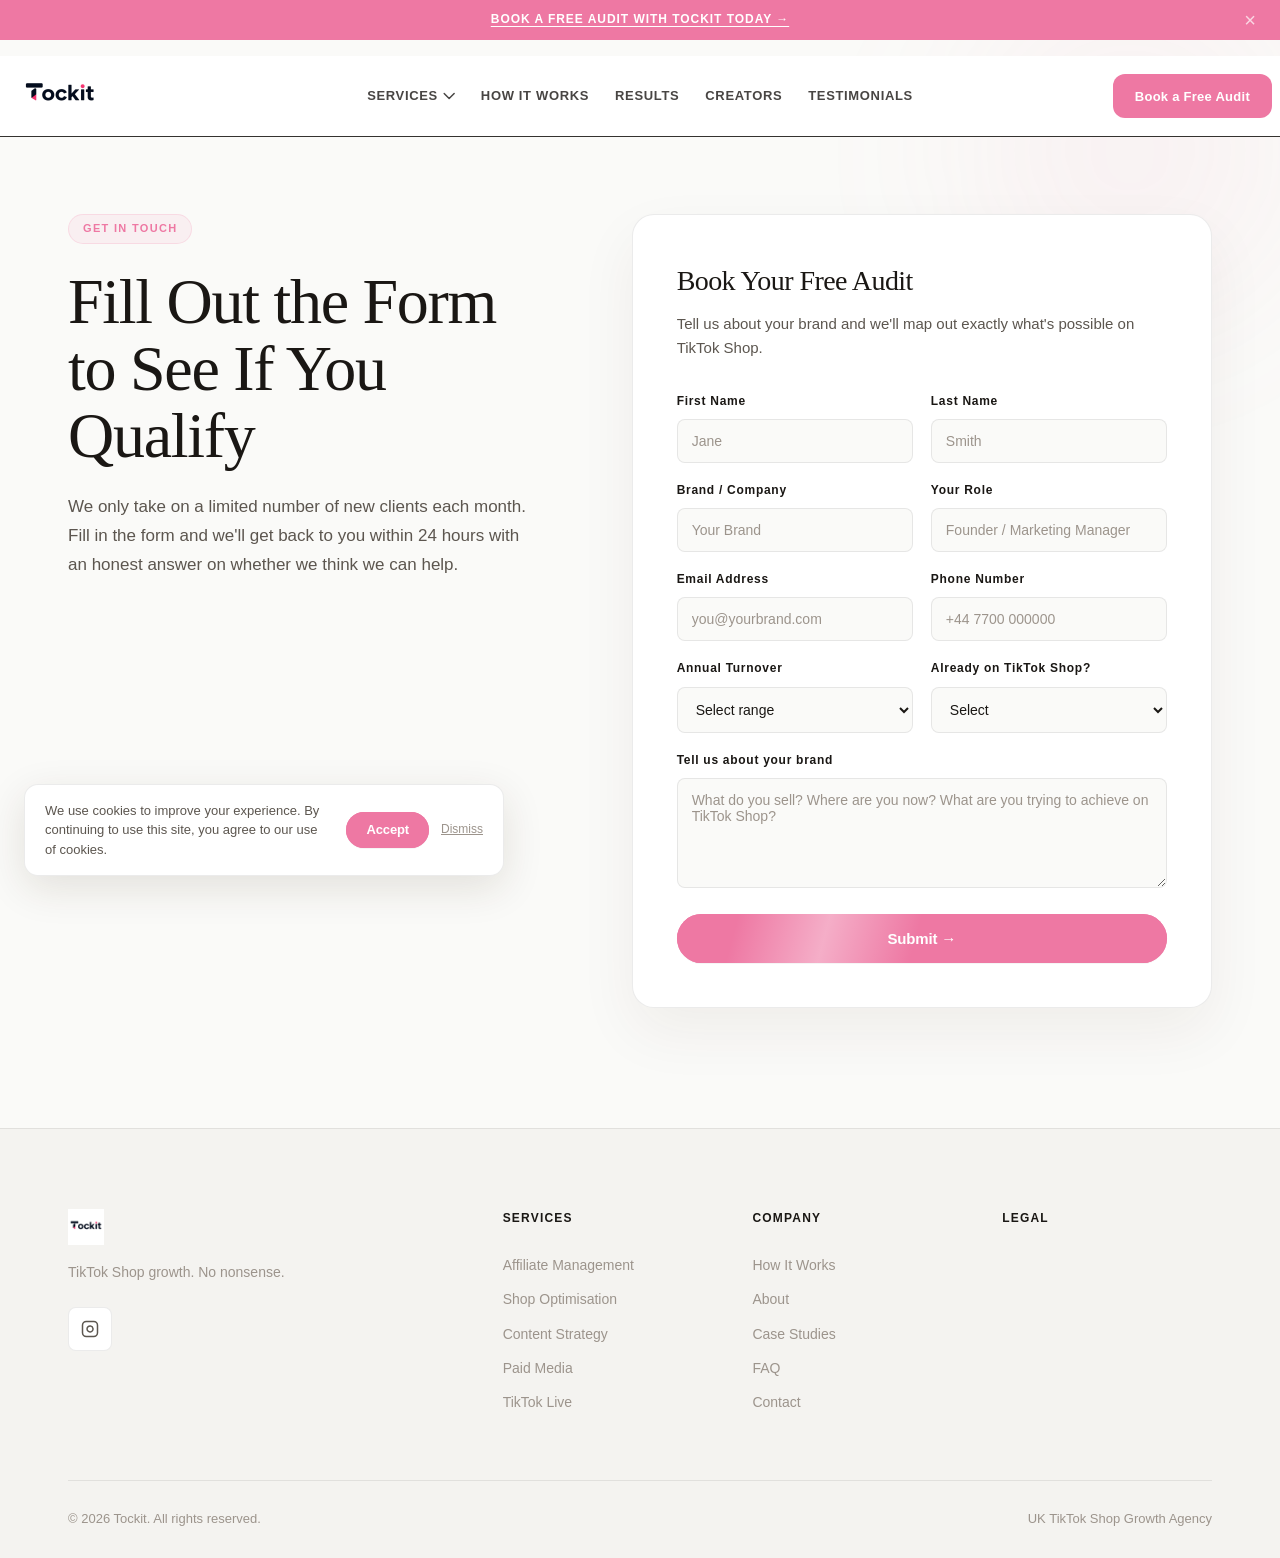
<file: contact.html>
<!DOCTYPE html>
<html lang="en">
<head>
  <meta charset="UTF-8" />
  <link rel="icon" type="image/svg+xml" href="favicon.svg" />
  <meta name="viewport" content="width=device-width, initial-scale=1.0" />
  <title>Contact Tockit | Book a Free TikTok Shop Audit</title>
  <meta name="description" content="Get in touch with Tockit. We only take on a limited number of new clients each month. Fill out the form to see if you qualify." />
  <link rel="canonical" href="https://tockitagency.co.uk/contact" />
  <link rel="stylesheet" href="styles.css" />
  <link rel="preconnect" href="https://fonts.googleapis.com" />
  <link rel="preconnect" href="https://fonts.gstatic.com" crossorigin />
  <link href="https://fonts.googleapis.com/css2?family=Playfair+Display:ital,wght@0,400;0,700;1,400&family=Inter:wght@300;400;500;600;700;800;900&display=swap" rel="stylesheet" />
  <style>
    .contact-page {
      min-height: 100vh;
      padding-top: calc(var(--nav-h) + var(--banner-h) + 80px);
      padding-bottom: 120px;
      background: var(--bg);
      position: relative;
      overflow: hidden;
    }
    .contact-page::before {
      content: '';
      position: absolute;
      top: -100px;
      right: -100px;
      width: 500px;
      height: 500px;
      background: radial-gradient(circle, rgba(238,120,163,0.08) 0%, transparent 70%);
      filter: blur(60px);
      pointer-events: none;
    }
    .contact-wrap {
      position: relative;
      max-width: 1200px;
      margin: 0 auto;
      padding: 0 28px;
      display: grid;
      grid-template-columns: 1fr 1.2fr;
      gap: 80px;
      align-items: start;
    }
    .contact-left .eyebrow {
      display: inline-flex;
      align-items: center;
      gap: 6px;
      background: rgba(238,120,163,0.08);
      color: var(--accent);
      border: 1px solid rgba(238,120,163,0.18);
      border-radius: 100px;
      padding: 5px 14px;
      font-size: 11px;
      font-weight: 600;
      letter-spacing: 0.12em;
      text-transform: uppercase;
      margin-bottom: 24px;
    }
    .contact-left h1 {
      font-family: var(--font-serif);
      font-size: clamp(40px, 5vw, 64px);
      font-weight: 400;
      letter-spacing: -0.02em;
      line-height: 1.05;
      margin-bottom: 24px;
      color: var(--text);
    }
    .contact-left h1 em { font-style: italic; color: var(--accent); }
    .contact-left .contact-intro {
      font-size: 17px;
      color: var(--text-2);
      line-height: 1.7;
      margin-bottom: 32px;
      max-width: 460px;
    }
    .contact-form-card {
      background: #fff;
      border: 1px solid var(--border);
      border-radius: var(--radius-lg);
      padding: 44px;
      box-shadow: 0 24px 60px rgba(60,40,20,0.06);
    }
    .contact-form-card h2 {
      font-family: var(--font-serif);
      font-size: 28px;
      font-weight: 400;
      color: var(--text);
      margin-bottom: 8px;
      letter-spacing: -0.02em;
    }
    .contact-form-card .form-sub {
      font-size: 15px;
      color: var(--text-2);
      margin-bottom: 32px;
      line-height: 1.6;
    }
    .cform-grid {
      display: grid;
      grid-template-columns: 1fr 1fr;
      gap: 18px;
    }
    .cform-grid .full { grid-column: 1 / -1; }
    .cform-group { display: flex; flex-direction: column; gap: 8px; }
    .cform-group label {
      font-size: 12px;
      font-weight: 600;
      letter-spacing: 0.06em;
      color: var(--text);
    }
    .cform-group input,
    .cform-group select,
    .cform-group textarea {
      background: var(--bg);
      border: 1px solid var(--border);
      border-radius: var(--radius-sm);
      color: var(--text);
      font-family: inherit;
      font-size: 14px;
      padding: 13px 14px;
      transition: border-color 0.2s, background 0.2s, box-shadow 0.2s;
      outline: none;
      width: 100%;
      min-height: 44px;
    }
    .cform-group input::placeholder,
    .cform-group textarea::placeholder { color: var(--text-3); }
    .cform-group select option { background: #fff; color: var(--text); }
    .cform-group input:focus,
    .cform-group select:focus,
    .cform-group textarea:focus {
      border-color: var(--accent);
      background: #fff;
      box-shadow: 0 0 0 3px rgba(238,120,163,0.08);
    }
    .cform-group textarea { resize: vertical; min-height: 110px; }
    .cform-submit {
      width: 100%;
      margin-top: 8px;
      padding: 16px;
      font-size: 15px;
    }
    .cform-success {
      display: none;
      background: rgba(22,163,74,0.06);
      border: 1px solid rgba(22,163,74,0.2);
      border-radius: var(--radius-sm);
      color: #16a34a;
      padding: 14px 18px;
      font-size: 14px;
      margin-top: 16px;
      text-align: center;
      font-weight: 500;
    }
    @media (max-width: 900px) {
      .contact-wrap { grid-template-columns: 1fr; gap: 48px; }
      .contact-form-card { padding: 28px; }
      .cform-grid { grid-template-columns: 1fr; }
      .cform-grid .full { grid-column: 1; }
    }
    @media (max-width: 480px) {
      .contact-page { padding-top: calc(var(--nav-h) + 48px); padding-bottom: 80px; }
      .contact-wrap { padding: 0 20px; }
    }
  </style>
</head>
<body>

  <div class="progress-bar" id="progressBar"></div>

  <div id="site-nav"></div>
  <script src="nav.js"></script>

  <!-- CONTACT PAGE -->
  <main class="contact-page">
    <div class="contact-wrap">

      <!-- LEFT: INFO -->
      <div class="contact-left">
        <span class="eyebrow">Get in touch</span>
        <h1>Fill Out the Form to See If You Qualify</h1>
        <p class="contact-intro">We only take on a limited number of new clients each month. Fill in the form and we'll get back to you within 24 hours with an honest answer on whether we think we can help.</p>

      </div>

      <!-- RIGHT: FORM -->
      <div class="contact-form-card">
        <h2>Book Your Free Audit</h2>
        <p class="form-sub">Tell us about your brand and we'll map out exactly what's possible on TikTok Shop.</p>
        <form class="cform-grid" id="contactPageForm" action="https://formspree.io/f/xpwzgvqk" method="POST">
          <div class="cform-group">
            <label for="cp-first">First Name</label>
            <input type="text" id="cp-first" name="first_name" placeholder="Jane" required />
          </div>
          <div class="cform-group">
            <label for="cp-last">Last Name</label>
            <input type="text" id="cp-last" name="last_name" placeholder="Smith" required />
          </div>
          <div class="cform-group">
            <label for="cp-brand">Brand / Company</label>
            <input type="text" id="cp-brand" name="brand" placeholder="Your Brand" required />
          </div>
          <div class="cform-group">
            <label for="cp-position">Your Role</label>
            <input type="text" id="cp-position" name="position" placeholder="Founder / Marketing Manager" />
          </div>
          <div class="cform-group">
            <label for="cp-email">Email Address</label>
            <input type="email" id="cp-email" name="email" placeholder="you@yourbrand.com" required />
          </div>
          <div class="cform-group">
            <label for="cp-phone">Phone Number</label>
            <input type="tel" id="cp-phone" name="phone" placeholder="+44 7700 000000" />
          </div>
          <div class="cform-group">
            <label for="cp-revenue">Annual Turnover</label>
            <select id="cp-revenue" name="annual_turnover">
              <option value="">Select range</option>
              <option>Under &pound;50k</option>
              <option>&pound;50k &ndash; &pound;250k</option>
              <option>&pound;250k &ndash; &pound;1m</option>
              <option>&pound;1m &ndash; &pound;5m</option>
              <option>&pound;5m+</option>
            </select>
          </div>
          <div class="cform-group">
            <label for="cp-tiktok">Already on TikTok Shop?</label>
            <select id="cp-tiktok" name="on_tiktok_shop">
              <option value="">Select</option>
              <option>Yes, active</option>
              <option>Yes, but not selling much</option>
              <option>No, starting from scratch</option>
            </select>
          </div>
          <div class="cform-group full">
            <label for="cp-message">Tell us about your brand</label>
            <textarea id="cp-message" name="message" placeholder="What do you sell? Where are you now? What are you trying to achieve on TikTok Shop?"></textarea>
          </div>
          <div class="full">
            <button type="submit" class="btn btn-primary cform-submit">Submit &rarr;</button>
            <div class="cform-success" id="cpFormSuccess">Thanks! We'll be in touch within 24 hours.</div>
          </div>
        </form>
      </div>

    </div>
  </main>

  <!-- FOOTER -->
  <footer class="footer">
    <div class="container">
      <div class="footer-top">
        <div class="footer-brand">
          <img src="tockit-logo-dark.jpg" alt="Tockit" class="footer-logo-img" />
          <p class="footer-tagline">TikTok Shop growth. No nonsense.</p>
          <div class="footer-social">
            <a href="https://www.instagram.com/tockit" class="social-link" aria-label="Instagram" target="_blank" rel="noopener">
              <svg width="18" height="18" viewBox="0 0 24 24" fill="none" stroke="currentColor" stroke-width="2"><rect x="2" y="2" width="20" height="20" rx="5" ry="5"/><path d="M16 11.37A4 4 0 1 1 12.63 8 4 4 0 0 1 16 11.37z"/><line x1="17.5" y1="6.5" x2="17.51" y2="6.5"/></svg>
            </a>
          </div>
        </div>
        <div class="footer-links">
          <div class="footer-col">
            <h4>Services</h4>
            <a href="/#why">Affiliate Management</a>
            <a href="/#why">Shop Optimisation</a>
            <a href="/#why">Content Strategy</a>
            <a href="/#about">Paid Media</a>
            <a href="/#why">TikTok Live</a>
          </div>
          <div class="footer-col">
            <h4>Company</h4>
            <a href="/#how-it-works">How It Works</a>
            <a href="/#about">About</a>
            <a href="/#work">Case Studies</a>
            <a href="/#faq">FAQ</a>
            <a href="/contact.html">Contact</a>
          </div>
          <div class="footer-col">
            <h4>Legal</h4>
          </div>
        </div>
      </div>
      <div class="footer-bottom">
        <p>&copy; 2026 Tockit. All rights reserved.</p>
        <p>UK TikTok Shop Growth Agency</p>
      </div>
    </div>
  </footer>

  <script src="gsap.min.js"></script>
  <script src="ScrollTrigger.min.js"></script>
  <script src="script.js"></script>

  <script>
    const cpForm = document.getElementById('contactPageForm');
    const cpSuccess = document.getElementById('cpFormSuccess');
    if (cpForm) {
      cpForm.addEventListener('submit', async function(e) {
        e.preventDefault();
        const data = new FormData(cpForm);
        try {
          const res = await fetch(cpForm.action, { method: 'POST', body: data, headers: { 'Accept': 'application/json' } });
          if (res.ok) {
            cpForm.style.display = 'none';
            cpSuccess.style.display = 'block';
          }
        } catch(err) { cpForm.submit(); }
      });
    }
  </script>

  <div class="cookie-notice" id="cookieNotice">
    <p>We use cookies to improve your experience. By continuing to use this site, you agree to our use of cookies.</p>
    <div class="cookie-actions">
      <button class="btn btn-primary" id="cookieAccept" style="padding:8px 20px;font-size:13px;min-height:36px;">Accept</button>
      <a href="#" class="cookie-dismiss">Dismiss</a>
    </div>
  </div>


  <button class="scroll-top" id="scrollTop" aria-label="Back to top">&uarr;</button>
</body>
</html>
</file>
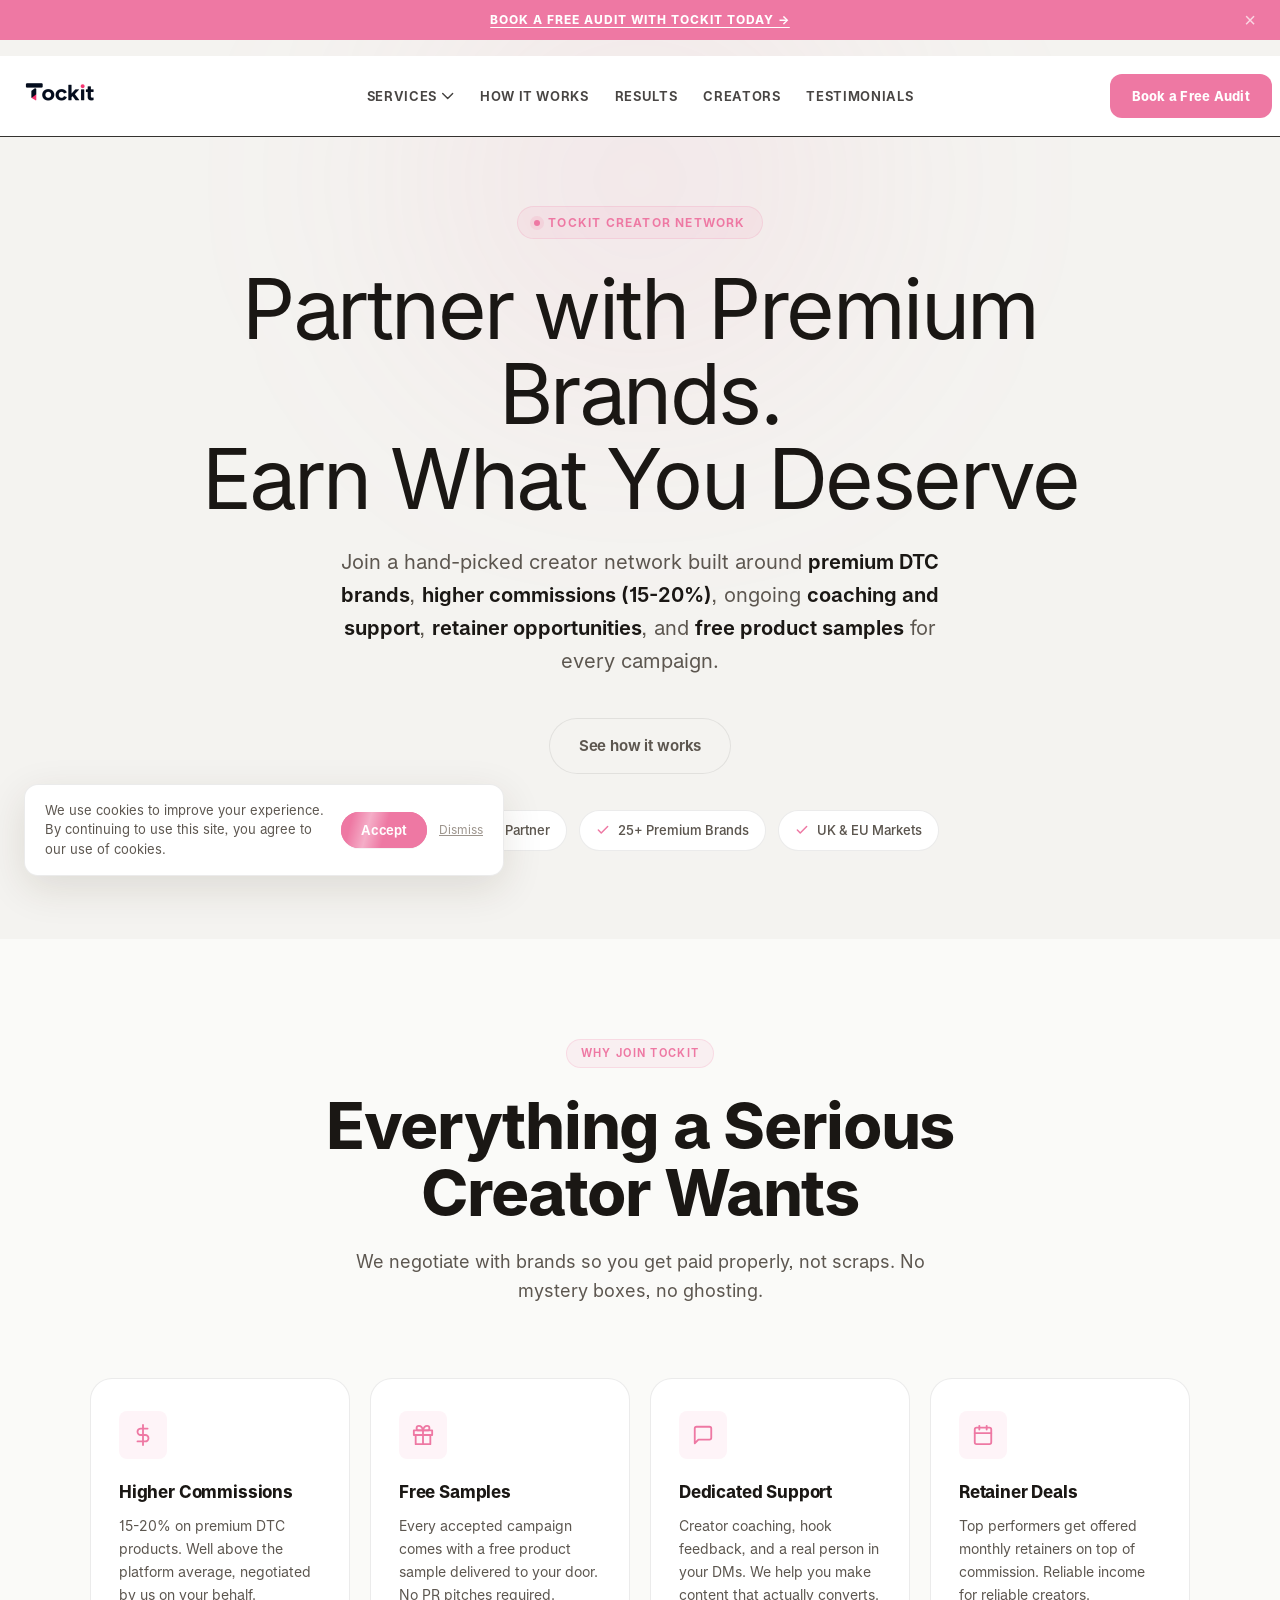
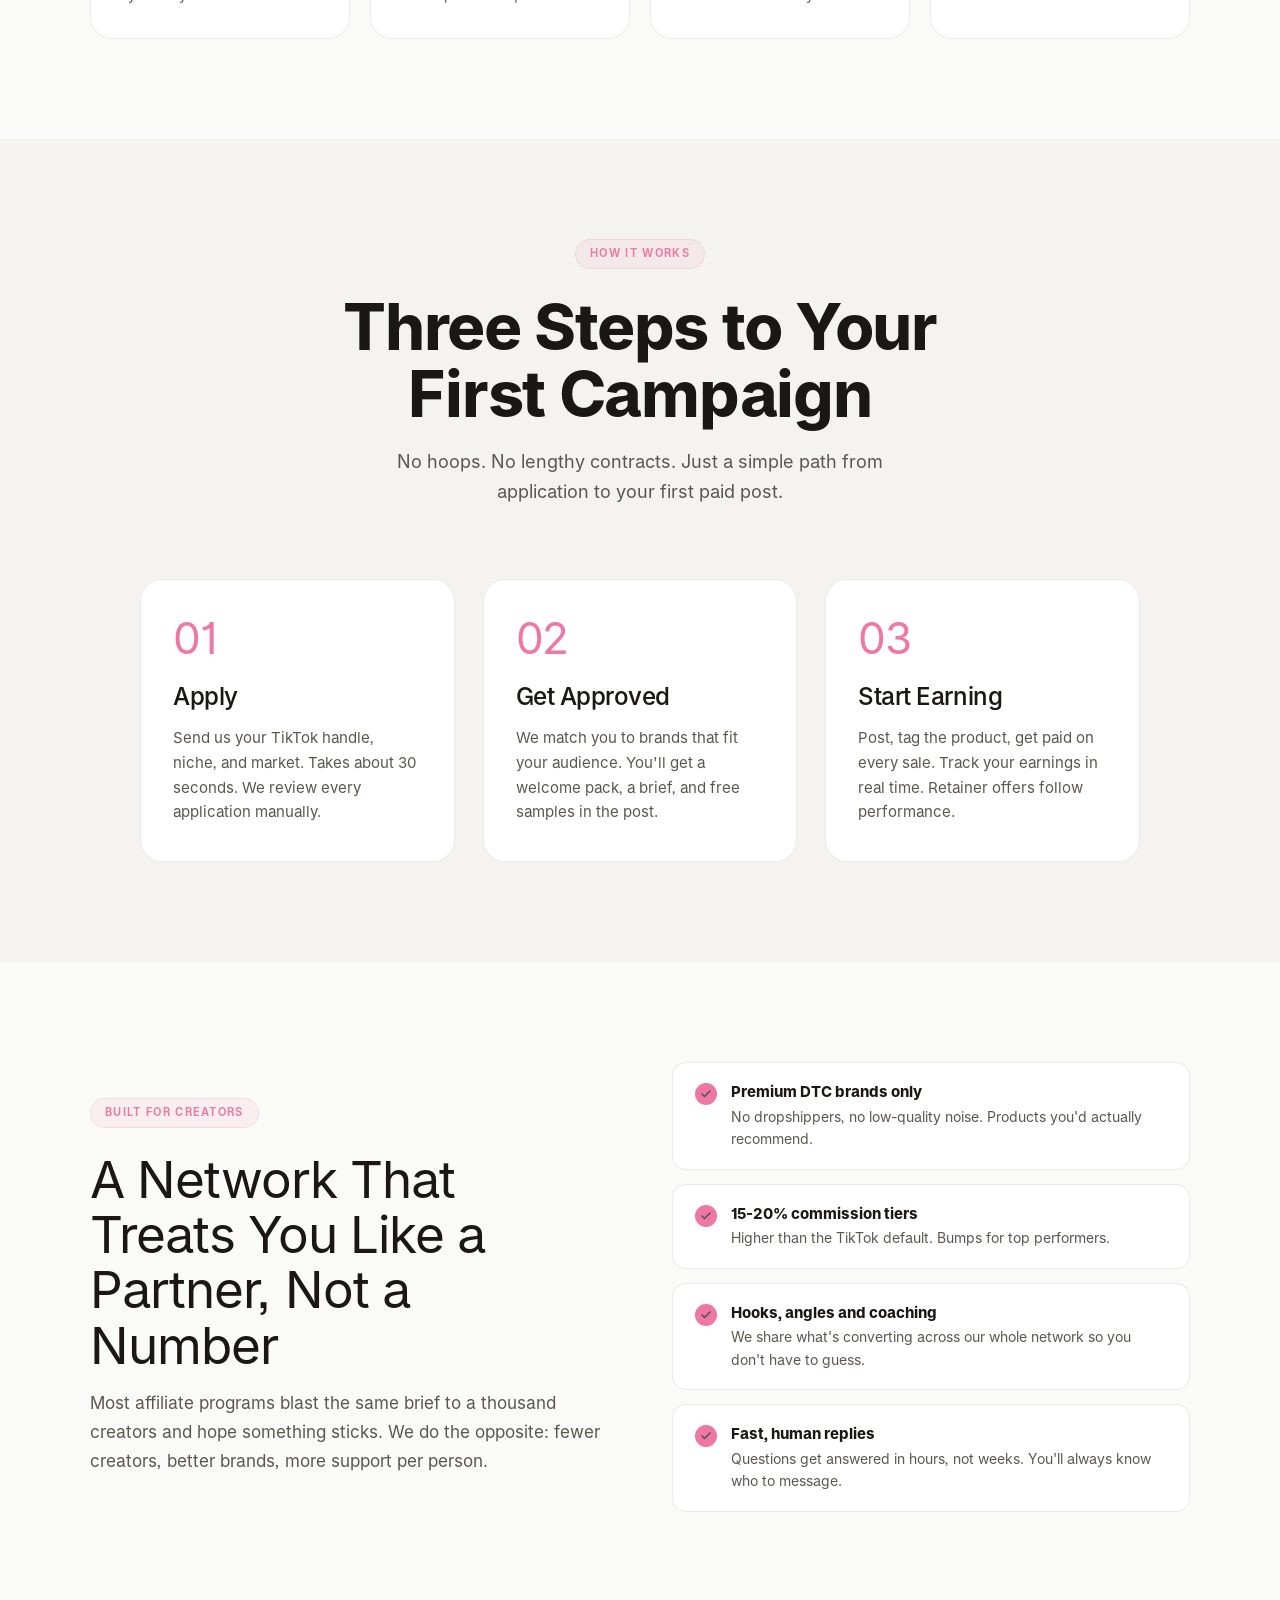
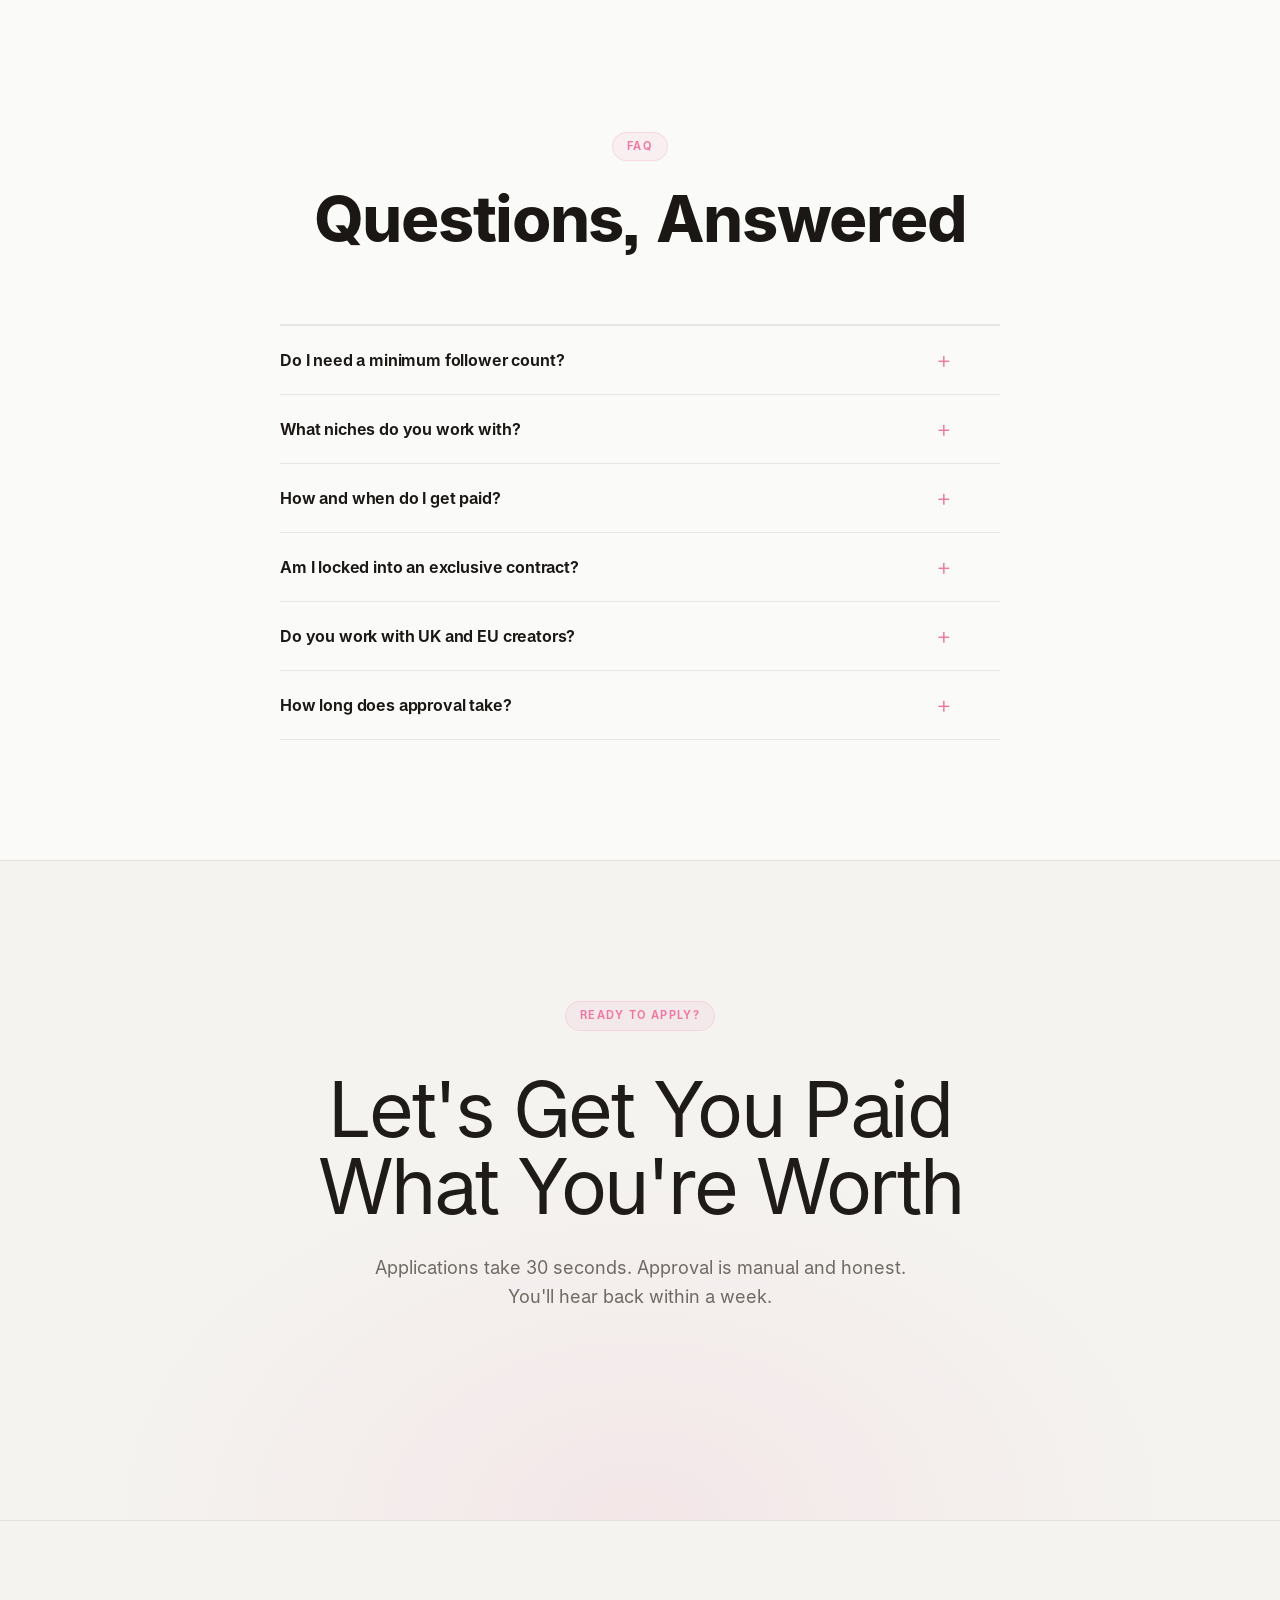
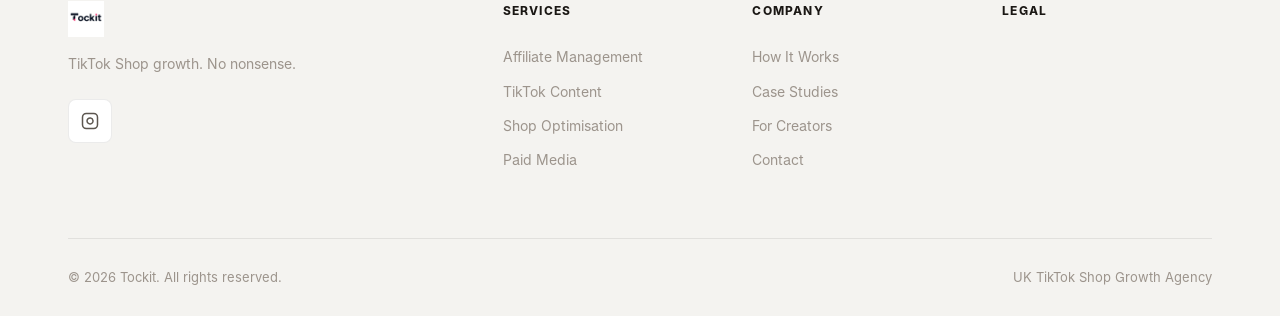
<file: creators.html>
<!DOCTYPE html>
<html lang="en">
<head>
  <meta charset="UTF-8" />
  <link rel="icon" type="image/svg+xml" href="favicon.svg" />
  <meta name="viewport" content="width=device-width, initial-scale=1.0" />
  <title>Creators | Join the Tockit Affiliate Network</title>
  <meta name="description" content="Join the Tockit creator network. Promote premium DTC brands on TikTok Shop, earn 15-20% commissions, get free samples, coaching, and retainer opportunities." />
  <meta name="keywords" content="TikTok creator affiliate, TikTok Shop affiliate program, UK TikTok creator network, TikTok creator commissions" />
  <link rel="canonical" href="https://tockitagency.co.uk/creators" />

  <!-- Open Graph -->
  <meta property="og:title" content="Creators | Join the Tockit Affiliate Network" />
  <meta property="og:description" content="Promote premium DTC brands on TikTok Shop. Higher commissions, free samples, real support." />
  <meta property="og:type" content="website" />
  <meta property="og:url" content="https://tockitagency.co.uk/creators" />

  <link rel="stylesheet" href="styles.css" />
  <style>
    @font-face { font-family: 'Raveo'; font-weight: 100; font-style: normal; src: url('fonts/Raveo-Thin.woff2') format('woff2'); }
    @font-face { font-family: 'Raveo'; font-weight: 300; font-style: normal; src: url('fonts/Raveo-Light.woff2') format('woff2'); }
    @font-face { font-family: 'Raveo'; font-weight: 400; font-style: normal; src: url('fonts/Raveo-Regular.woff2') format('woff2'); }
    @font-face { font-family: 'Raveo'; font-weight: 500; font-style: normal; src: url('fonts/Raveo-Medium.woff2') format('woff2'); }
    @font-face { font-family: 'Raveo'; font-weight: 600; font-style: normal; src: url('fonts/Raveo-SemiBold.woff2') format('woff2'); }
    @font-face { font-family: 'Raveo'; font-weight: 700; font-style: normal; src: url('fonts/Raveo-Bold.woff2') format('woff2'); }
    @font-face { font-family: 'Raveo'; font-weight: 800; font-style: normal; src: url('fonts/Raveo-ExtraBold.woff2') format('woff2'); }

    /* ── CREATOR HERO ─────────────────────────────── */
    .cr-hero {
      position: relative;
      padding: calc(var(--banner-h) + var(--nav-h) + 72px) 24px 88px;
      background: var(--bg-2);
      text-align: center;
      overflow: hidden;
    }
    .cr-hero::before {
      content: '';
      position: absolute;
      top: -120px; left: 50%; transform: translateX(-50%);
      width: 900px; height: 600px;
      background: radial-gradient(circle, rgba(238,120,163,0.10) 0%, transparent 65%);
      filter: blur(90px);
      pointer-events: none;
    }
    .cr-hero-inner {
      position: relative;
      max-width: 880px;
      margin: 0 auto;
    }
    .cr-hero-eyebrow {
      display: inline-flex;
      align-items: center;
      gap: 8px;
      background: rgba(238,120,163,0.08);
      color: var(--accent);
      border: 1px solid rgba(238,120,163,0.18);
      border-radius: 100px;
      padding: 6px 16px;
      font-size: 12px;
      font-weight: 600;
      letter-spacing: 0.10em;
      text-transform: uppercase;
      margin-bottom: 28px;
    }
    .cr-hero-eyebrow::before {
      content: '';
      width: 6px; height: 6px;
      border-radius: 50%;
      background: var(--accent);
      box-shadow: 0 0 0 4px rgba(238,120,163,0.15);
    }
    .cr-hero h1 {
      font-family: var(--font-serif);
      font-size: clamp(40px, 6.5vw, 84px);
      font-weight: 400;
      letter-spacing: -0.03em;
      line-height: 1.02;
      color: var(--text);
      margin-bottom: 24px;
      text-align: center;
    }
    .cr-hero h1 em {
      font-style: italic;
      color: var(--accent);
    }
    .cr-hero-sub {
      font-size: clamp(17px, 2vw, 20px);
      color: var(--text-2);
      line-height: 1.65;
      max-width: 640px;
      margin: 0 auto 40px;
    }
    .cr-hero-sub strong { color: var(--text); font-weight: 600; }
    .cr-hero-actions {
      display: flex;
      gap: 12px;
      flex-wrap: wrap;
      justify-content: center;
      margin-bottom: 36px;
    }
    .cr-trust-row {
      display: flex;
      flex-wrap: wrap;
      justify-content: center;
      gap: 12px;
      margin-top: 8px;
    }
    .cr-trust-badge {
      display: inline-flex;
      align-items: center;
      gap: 8px;
      background: #fff;
      border: 1px solid var(--border);
      border-radius: 100px;
      padding: 9px 16px;
      font-size: 13px;
      font-weight: 500;
      color: var(--text-2);
    }
    .cr-trust-badge svg { color: var(--accent); flex-shrink: 0; }

    /* ── BENEFITS GRID ────────────────────────────── */
    .cr-benefits { padding: 100px 0; background: var(--bg); }
    .cr-benefit-grid {
      display: grid;
      grid-template-columns: repeat(4, 1fr);
      gap: 20px;
      max-width: 1100px;
      margin: 0 auto;
    }
    .cr-benefit-card {
      background: #fff;
      border: 1px solid var(--border);
      border-radius: var(--radius-lg);
      padding: 32px 28px;
      transition: transform var(--transition), border-color var(--transition), box-shadow var(--transition);
    }
    .cr-benefit-card:hover {
      transform: translateY(-3px);
      border-color: var(--border-hover);
      box-shadow: 0 12px 32px rgba(60,40,20,0.06);
    }
    .cr-benefit-icon {
      width: 48px; height: 48px;
      background: rgba(238,120,163,0.08);
      border-radius: var(--radius-sm);
      display: flex;
      align-items: center;
      justify-content: center;
      margin-bottom: 20px;
      color: var(--accent);
    }
    .cr-benefit-title {
      font-size: 17px;
      font-weight: 700;
      color: var(--text);
      margin-bottom: 8px;
      letter-spacing: -0.01em;
    }
    .cr-benefit-text {
      font-size: 14px;
      color: var(--text-2);
      line-height: 1.65;
    }

    /* ── HOW IT WORKS (3 STEPS) ───────────────────── */
    .cr-steps { padding: 100px 0; background: var(--bg-2); }
    .cr-step-grid {
      display: grid;
      grid-template-columns: repeat(3, 1fr);
      gap: 28px;
      max-width: 1000px;
      margin: 0 auto;
      position: relative;
    }
    .cr-step {
      background: #fff;
      border: 1px solid var(--border);
      border-radius: var(--radius-lg);
      padding: 36px 32px;
      text-align: left;
      position: relative;
    }
    .cr-step-num {
      font-family: var(--font-serif);
      font-size: 44px;
      font-weight: 400;
      color: var(--accent);
      line-height: 1;
      margin-bottom: 18px;
      letter-spacing: -0.03em;
    }
    .cr-step h3 {
      font-family: var(--font-serif);
      font-size: 24px;
      font-weight: 500;
      color: var(--text);
      margin-bottom: 10px;
      letter-spacing: -0.02em;
    }
    .cr-step p {
      font-size: 15px;
      color: var(--text-2);
      line-height: 1.65;
    }

    /* ── PERKS STRIP ──────────────────────────────── */
    .cr-perks { padding: 100px 0; background: var(--bg); }
    .cr-perks-inner {
      max-width: 1100px;
      margin: 0 auto;
      display: grid;
      grid-template-columns: 1fr 1fr;
      gap: 64px;
      align-items: center;
    }
    .cr-perks-heading {
      font-family: var(--font-serif);
      font-size: clamp(32px, 4vw, 52px);
      font-weight: 400;
      letter-spacing: -0.02em;
      line-height: 1.08;
      color: var(--text);
      margin-bottom: 16px;
    }
    .cr-perks-heading em { font-style: italic; color: var(--accent); }
    .cr-perks-lead {
      font-size: 17px;
      color: var(--text-2);
      line-height: 1.7;
    }
    .cr-perks-list {
      list-style: none;
      display: flex;
      flex-direction: column;
      gap: 14px;
    }
    .cr-perks-list li {
      display: flex;
      align-items: flex-start;
      gap: 14px;
      padding: 18px 22px;
      background: #fff;
      border: 1px solid var(--border);
      border-radius: var(--radius);
      font-size: 15px;
      color: var(--text);
      line-height: 1.5;
    }
    .cr-perks-list li strong { display: block; font-weight: 700; margin-bottom: 2px; }
    .cr-perks-list li span { color: var(--text-2); font-size: 14px; }
    .cr-check {
      width: 22px; height: 22px;
      background: var(--accent);
      color: #fff;
      border-radius: 50%;
      display: flex;
      align-items: center;
      justify-content: center;
      flex-shrink: 0;
      margin-top: 2px;
    }

    /* ── FAQ ──────────────────────────────────────── */

    /* ── FOOTER CTA overrides ─────────────────────── */
    .cr-cta-note {
      font-size: 13px;
      color: var(--text-3);
      margin-top: 20px;
    }

    /* ── RESPONSIVE ───────────────────────────────── */
    @media (max-width: 900px) {
      .cr-benefit-grid { grid-template-columns: repeat(2, 1fr); }
      .cr-step-grid { grid-template-columns: 1fr; }
      .cr-perks-inner { grid-template-columns: 1fr; gap: 40px; }
    }
    @media (max-width: 560px) {
      .cr-hero { padding-top: calc(var(--banner-h) + var(--nav-h) + 48px); padding-bottom: 64px; }
      .cr-benefit-grid { grid-template-columns: 1fr; }
      .cr-benefits, .cr-steps, .cr-perks { padding: 72px 0; }
      .cr-step { padding: 28px 24px; }
    }
  </style>
</head>
<body>

  <div class="progress-bar" id="progressBar"></div>
  <div id="site-nav"></div>
  <script src="nav.js"></script>

  <!-- HERO -->
  <section class="cr-hero">
    <div class="cr-hero-inner">
      <span class="cr-hero-eyebrow">Tockit Creator Network</span>
      <h1>Partner with Premium Brands.<br />Earn What You Deserve</h1>
      <p class="cr-hero-sub">
        Join a hand-picked creator network built around <strong>premium DTC brands</strong>, <strong>higher commissions (15-20%)</strong>, ongoing <strong>coaching and support</strong>, <strong>retainer opportunities</strong>, and <strong>free product samples</strong> for every campaign.
      </p>
      <div class="cr-hero-actions">
        <a href="#how-it-works" class="btn btn-ghost btn-lg">See how it works</a>
      </div>
      <div class="cr-trust-row">
        <span class="cr-trust-badge">
          <svg width="14" height="14" viewBox="0 0 24 24" fill="none" stroke="currentColor" stroke-width="2.5" stroke-linecap="round" stroke-linejoin="round"><polyline points="20 6 9 17 4 12"/></svg>
          Official TikTok Shop Partner
        </span>
        <span class="cr-trust-badge">
          <svg width="14" height="14" viewBox="0 0 24 24" fill="none" stroke="currentColor" stroke-width="2.5" stroke-linecap="round" stroke-linejoin="round"><polyline points="20 6 9 17 4 12"/></svg>
          25+ Premium Brands
        </span>
        <span class="cr-trust-badge">
          <svg width="14" height="14" viewBox="0 0 24 24" fill="none" stroke="currentColor" stroke-width="2.5" stroke-linecap="round" stroke-linejoin="round"><polyline points="20 6 9 17 4 12"/></svg>
          UK &amp; EU Markets
        </span>
      </div>
    </div>
  </section>

  <!-- BENEFITS GRID -->
  <section class="cr-benefits">
    <div class="container">
      <div class="section-header">
        <span class="section-tag">Why Join Tockit</span>
        <h2 class="section-title">Everything a Serious Creator Wants</h2>
        <p class="section-sub">We negotiate with brands so you get paid properly, not scraps. No mystery boxes, no ghosting.</p>
      </div>
      <div class="cr-benefit-grid">
        <div class="cr-benefit-card">
          <div class="cr-benefit-icon">
            <svg width="22" height="22" viewBox="0 0 24 24" fill="none" stroke="currentColor" stroke-width="2" stroke-linecap="round" stroke-linejoin="round"><line x1="12" y1="1" x2="12" y2="23"/><path d="M17 5H9.5a3.5 3.5 0 0 0 0 7h5a3.5 3.5 0 0 1 0 7H6"/></svg>
          </div>
          <div class="cr-benefit-title">Higher Commissions</div>
          <p class="cr-benefit-text">15-20% on premium DTC products. Well above the platform average, negotiated by us on your behalf.</p>
        </div>
        <div class="cr-benefit-card">
          <div class="cr-benefit-icon">
            <svg width="22" height="22" viewBox="0 0 24 24" fill="none" stroke="currentColor" stroke-width="2" stroke-linecap="round" stroke-linejoin="round"><polyline points="20 12 20 22 4 22 4 12"/><rect x="2" y="7" width="20" height="5"/><line x1="12" y1="22" x2="12" y2="7"/><path d="M12 7H7.5a2.5 2.5 0 0 1 0-5C11 2 12 7 12 7z"/><path d="M12 7h4.5a2.5 2.5 0 0 0 0-5C13 2 12 7 12 7z"/></svg>
          </div>
          <div class="cr-benefit-title">Free Samples</div>
          <p class="cr-benefit-text">Every accepted campaign comes with a free product sample delivered to your door. No PR pitches required.</p>
        </div>
        <div class="cr-benefit-card">
          <div class="cr-benefit-icon">
            <svg width="22" height="22" viewBox="0 0 24 24" fill="none" stroke="currentColor" stroke-width="2" stroke-linecap="round" stroke-linejoin="round"><path d="M21 15a2 2 0 0 1-2 2H7l-4 4V5a2 2 0 0 1 2-2h14a2 2 0 0 1 2 2z"/></svg>
          </div>
          <div class="cr-benefit-title">Dedicated Support</div>
          <p class="cr-benefit-text">Creator coaching, hook feedback, and a real person in your DMs. We help you make content that actually converts.</p>
        </div>
        <div class="cr-benefit-card">
          <div class="cr-benefit-icon">
            <svg width="22" height="22" viewBox="0 0 24 24" fill="none" stroke="currentColor" stroke-width="2" stroke-linecap="round" stroke-linejoin="round"><rect x="3" y="4" width="18" height="18" rx="2" ry="2"/><line x1="16" y1="2" x2="16" y2="6"/><line x1="8" y1="2" x2="8" y2="6"/><line x1="3" y1="10" x2="21" y2="10"/></svg>
          </div>
          <div class="cr-benefit-title">Retainer Deals</div>
          <p class="cr-benefit-text">Top performers get offered monthly retainers on top of commission. Reliable income for reliable creators.</p>
        </div>
      </div>
    </div>
  </section>

  <!-- HOW IT WORKS -->
  <section class="cr-steps" id="how-it-works">
    <div class="container">
      <div class="section-header">
        <span class="section-tag">How It Works</span>
        <h2 class="section-title">Three Steps to Your First Campaign</h2>
        <p class="section-sub">No hoops. No lengthy contracts. Just a simple path from application to your first paid post.</p>
      </div>
      <div class="cr-step-grid">
        <div class="cr-step">
          <div class="cr-step-num">01</div>
          <h3>Apply</h3>
          <p>Send us your TikTok handle, niche, and market. Takes about 30 seconds. We review every application manually.</p>
        </div>
        <div class="cr-step">
          <div class="cr-step-num">02</div>
          <h3>Get Approved</h3>
          <p>We match you to brands that fit your audience. You'll get a welcome pack, a brief, and free samples in the post.</p>
        </div>
        <div class="cr-step">
          <div class="cr-step-num">03</div>
          <h3>Start Earning</h3>
          <p>Post, tag the product, get paid on every sale. Track your earnings in real time. Retainer offers follow performance.</p>
        </div>
      </div>
    </div>
  </section>

  <!-- PERKS DEEP DIVE -->
  <section class="cr-perks">
    <div class="cr-perks-inner">
      <div>
        <span class="section-tag">Built For Creators</span>
        <h2 class="cr-perks-heading">A Network That Treats You Like a Partner, Not a Number</h2>
        <p class="cr-perks-lead">Most affiliate programs blast the same brief to a thousand creators and hope something sticks. We do the opposite: fewer creators, better brands, more support per person.</p>
      </div>
      <ul class="cr-perks-list">
        <li>
          <span class="cr-check">
            <svg width="12" height="12" viewBox="0 0 24 24" fill="none" stroke="currentColor" stroke-width="3.5" stroke-linecap="round" stroke-linejoin="round"><polyline points="20 6 9 17 4 12"/></svg>
          </span>
          <div><strong>Premium DTC brands only</strong><span>No dropshippers, no low-quality noise. Products you'd actually recommend.</span></div>
        </li>
        <li>
          <span class="cr-check">
            <svg width="12" height="12" viewBox="0 0 24 24" fill="none" stroke="currentColor" stroke-width="3.5" stroke-linecap="round" stroke-linejoin="round"><polyline points="20 6 9 17 4 12"/></svg>
          </span>
          <div><strong>15-20% commission tiers</strong><span>Higher than the TikTok default. Bumps for top performers.</span></div>
        </li>
        <li>
          <span class="cr-check">
            <svg width="12" height="12" viewBox="0 0 24 24" fill="none" stroke="currentColor" stroke-width="3.5" stroke-linecap="round" stroke-linejoin="round"><polyline points="20 6 9 17 4 12"/></svg>
          </span>
          <div><strong>Hooks, angles and coaching</strong><span>We share what's converting across our whole network so you don't have to guess.</span></div>
        </li>
        <li>
          <span class="cr-check">
            <svg width="12" height="12" viewBox="0 0 24 24" fill="none" stroke="currentColor" stroke-width="3.5" stroke-linecap="round" stroke-linejoin="round"><polyline points="20 6 9 17 4 12"/></svg>
          </span>
          <div><strong>Fast, human replies</strong><span>Questions get answered in hours, not weeks. You'll always know who to message.</span></div>
        </li>
      </ul>
    </div>
  </section>

  <!-- FAQ -->
  <section class="faq-section" id="faq">
    <div class="container">
      <div class="section-header">
        <span class="section-tag">FAQ</span>
        <h2 class="section-title">Questions, Answered</h2>
      </div>
      <div class="faq-list">
        <div class="faq-item">
          <button class="faq-q" aria-expanded="false">
            Do I need a minimum follower count?
            <span class="faq-icon">+</span>
          </button>
          <div class="faq-a">
            <p>No hard minimum. We care more about engagement, niche fit and content quality than follower count. If your audience is tuned in, we want to hear from you.</p>
          </div>
        </div>
        <div class="faq-item">
          <button class="faq-q" aria-expanded="false">
            What niches do you work with?
            <span class="faq-icon">+</span>
          </button>
          <div class="faq-a">
            <p>Beauty, books and gifting, pet, home, FMCG, wellness, and food. If your content fits a premium DTC audience, there's a good chance we have a brand match.</p>
          </div>
        </div>
        <div class="faq-item">
          <button class="faq-q" aria-expanded="false">
            How and when do I get paid?
            <span class="faq-icon">+</span>
          </button>
          <div class="faq-a">
            <p>Commissions are paid directly through TikTok Shop's affiliate system, typically within 30 days of the customer's return window closing. Retainers are paid monthly, direct to your bank.</p>
          </div>
        </div>
        <div class="faq-item">
          <button class="faq-q" aria-expanded="false">
            Am I locked into an exclusive contract?
            <span class="faq-icon">+</span>
          </button>
          <div class="faq-a">
            <p>Never. You keep full control over what you post and which campaigns you accept. Retainer creators sign a light-touch monthly agreement, but there's no exclusivity across your wider content.</p>
          </div>
        </div>
        <div class="faq-item">
          <button class="faq-q" aria-expanded="false">
            Do you work with UK and EU creators?
            <span class="faq-icon">+</span>
          </button>
          <div class="faq-a">
            <p>Yes. All our brands ship to the UK and most cover EU markets. You'll need a TikTok Shop-eligible account in your region and a bank account for retainer payments.</p>
          </div>
        </div>
        <div class="faq-item">
          <button class="faq-q" aria-expanded="false">
            How long does approval take?
            <span class="faq-icon">+</span>
          </button>
          <div class="faq-a">
            <p>Usually 2-5 working days. We manually review every applicant to make sure we can actually match you with the right brands, rather than approving everyone and hoping for the best.</p>
          </div>
        </div>
      </div>
    </div>
  </section>

  <!-- FOOTER CTA -->
  <section class="cta-section">
    <div class="container">
      <div class="cta-inner">
        <span class="section-tag">Ready to apply?</span>
        <h2 class="cta-title">Let's Get You Paid<br />What You're Worth</h2>
        <p class="cta-sub">Applications take 30 seconds. Approval is manual and honest. You'll hear back within a week.</p>
        <div class="cta-actions">
        </div>
      </div>
    </div>
  </section>

  <!-- FOOTER -->
  <footer class="footer">
    <div class="container">
      <div class="footer-top">
        <div class="footer-brand">
          <img src="tockit-logo-dark.jpg" alt="Tockit" class="footer-logo-img" />
          <p class="footer-tagline">TikTok Shop growth. No nonsense.</p>
          <div class="footer-social">
            <a href="https://www.instagram.com/tockit" class="social-link" aria-label="Instagram" target="_blank" rel="noopener">
              <svg width="18" height="18" viewBox="0 0 24 24" fill="none" stroke="currentColor" stroke-width="2"><rect x="2" y="2" width="20" height="20" rx="5" ry="5"/><path d="M16 11.37A4 4 0 1 1 12.63 8 4 4 0 0 1 16 11.37z"/><line x1="17.5" y1="6.5" x2="17.51" y2="6.5"/></svg>
            </a>
          </div>
        </div>
        <div class="footer-links">
          <div class="footer-col">
            <h4>Services</h4>
            <a href="/affiliate-management.html">Affiliate Management</a>
            <a href="/tiktok-content.html">TikTok Content</a>
            <a href="/shop-optimisation.html">Shop Optimisation</a>
            <a href="/paid-media.html">Paid Media</a>
          </div>
          <div class="footer-col">
            <h4>Company</h4>
            <a href="/#how-it-works">How It Works</a>
            <a href="/#work">Case Studies</a>
            <a href="/creators.html">For Creators</a>
            <a href="/contact.html">Contact</a>
          </div>
          <div class="footer-col">
            <h4>Legal</h4>
          </div>
        </div>
      </div>
      <div class="footer-bottom">
        <p>&copy; 2026 Tockit. All rights reserved.</p>
        <p>UK TikTok Shop Growth Agency</p>
      </div>
    </div>
  </footer>

  <div class="cookie-notice" id="cookieNotice">
    <p>We use cookies to improve your experience. By continuing to use this site, you agree to our use of cookies.</p>
    <div class="cookie-actions">
      <button class="btn btn-primary" id="cookieAccept" style="padding:8px 20px;font-size:13px;min-height:36px;">Accept</button>
      <a href="#" class="cookie-dismiss">Dismiss</a>
    </div>
  </div>

  <button class="scroll-top" id="scrollTop" aria-label="Back to top">&uarr;</button>

  <script src="gsap.min.js" defer></script>
  <script src="ScrollTrigger.min.js" defer></script>
  <script src="script.js" defer></script>
</body>
</html>
</file>
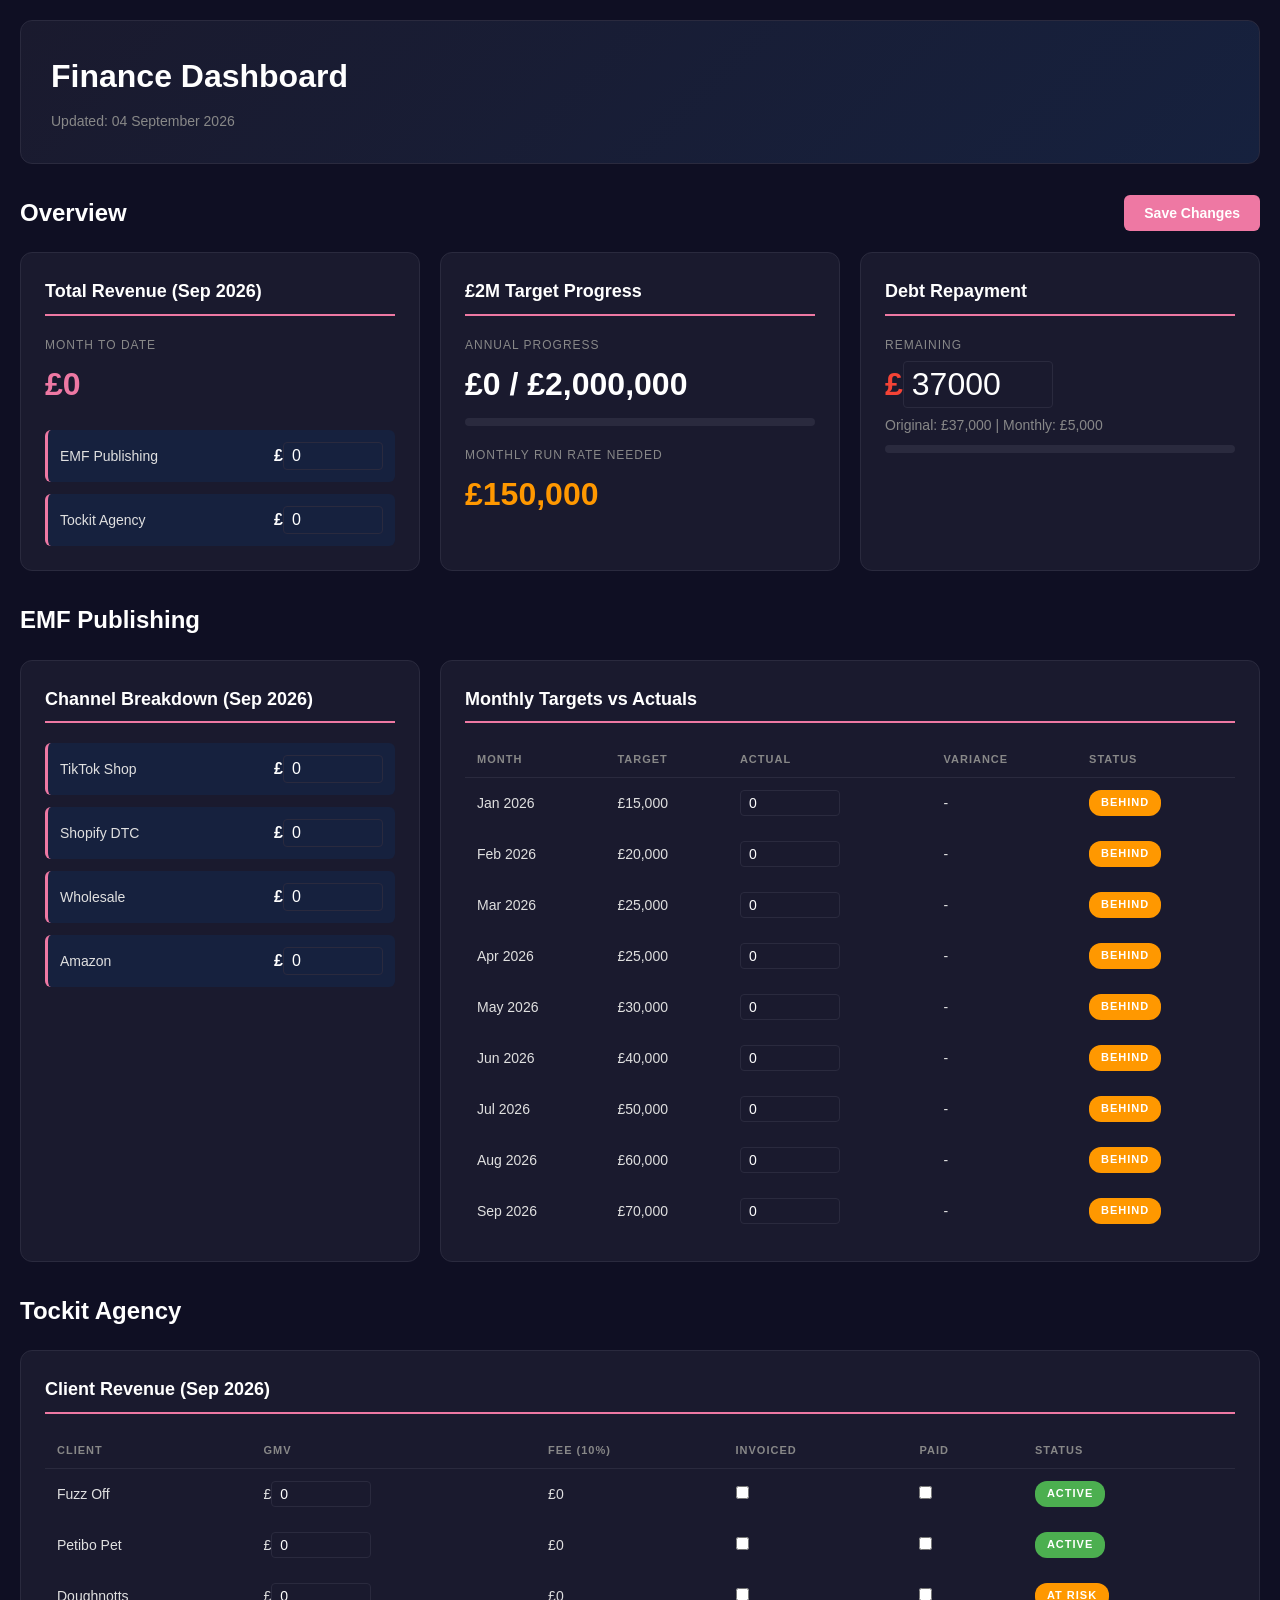
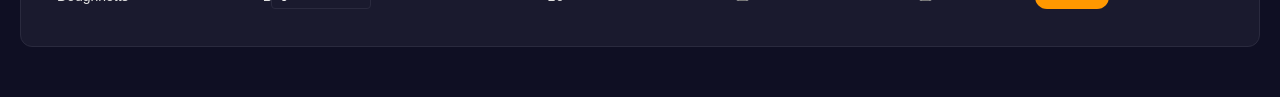
<file: dashboard.html>
<!DOCTYPE html>
<html lang="en">
<head>
<meta charset="UTF-8">
<meta name="viewport" content="width=device-width, initial-scale=1.0">
<title>Finance Dashboard - Morgan Fearon</title>
<style>
  * { margin: 0; padding: 0; box-sizing: border-box; }
  body { 
    font-family: 'Raveo', -apple-system, BlinkMacSystemFont, sans-serif;
    background: #0f0f23;
    color: #e0e0e0;
    padding: 20px;
    line-height: 1.6;
  }
  .container { max-width: 1400px; margin: 0 auto; }
  
  header { 
    background: linear-gradient(135deg, #1a1a2e 0%, #16213e 100%);
    padding: 30px;
    border-radius: 12px;
    margin-bottom: 30px;
    border: 1px solid #2a2a3e;
  }
  h1 { 
    font-size: 32px;
    margin-bottom: 8px;
    color: #fff;
  }
  .subtitle { 
    color: #888;
    font-size: 14px;
  }
  
  .grid { 
    display: grid;
    grid-template-columns: repeat(auto-fit, minmax(300px, 1fr));
    gap: 20px;
    margin-bottom: 30px;
  }
  
  .card {
    background: #1a1a2e;
    border: 1px solid #2a2a3e;
    border-radius: 12px;
    padding: 24px;
  }
  
  .card h2 {
    font-size: 18px;
    margin-bottom: 20px;
    color: #fff;
    border-bottom: 2px solid #ee78a3;
    padding-bottom: 8px;
  }
  
  .metric {
    margin-bottom: 20px;
  }
  
  .metric-label {
    font-size: 12px;
    color: #888;
    text-transform: uppercase;
    letter-spacing: 1px;
    margin-bottom: 4px;
  }
  
  .metric-value {
    font-size: 32px;
    font-weight: 600;
    color: #fff;
  }
  
  .metric-value.highlight {
    color: #ee78a3;
  }
  
  .metric-value.success {
    color: #4caf50;
  }
  
  .metric-value.warning {
    color: #ff9800;
  }
  
  .metric-value.danger {
    color: #f44336;
  }
  
  .progress-bar {
    width: 100%;
    height: 8px;
    background: #2a2a3e;
    border-radius: 4px;
    overflow: hidden;
    margin-top: 8px;
  }
  
  .progress-fill {
    height: 100%;
    background: linear-gradient(90deg, #ee78a3, #ce89a3);
    transition: width 0.3s ease;
  }
  
  table {
    width: 100%;
    border-collapse: collapse;
    margin-top: 12px;
  }
  
  th {
    text-align: left;
    font-size: 11px;
    text-transform: uppercase;
    color: #888;
    padding: 8px 12px;
    border-bottom: 1px solid #2a2a3e;
    letter-spacing: 1px;
  }
  
  td {
    padding: 12px;
    border-bottom: 1px solid #1a1a2e;
    font-size: 14px;
  }
  
  tr:hover {
    background: #16213e;
  }
  
  .editable {
    background: transparent;
    border: 1px solid #2a2a3e;
    color: #fff;
    padding: 4px 8px;
    border-radius: 4px;
    font-family: inherit;
    font-size: inherit;
    width: 100px;
  }
  
  .editable:focus {
    outline: none;
    border-color: #ee78a3;
  }
  
  .status-badge {
    display: inline-block;
    padding: 4px 12px;
    border-radius: 12px;
    font-size: 11px;
    font-weight: 600;
    text-transform: uppercase;
    letter-spacing: 1px;
  }
  
  .status-badge.on-track { background: #4caf50; color: #fff; }
  .status-badge.behind { background: #ff9800; color: #fff; }
  .status-badge.critical { background: #f44336; color: #fff; }
  
  .section-header {
    display: flex;
    justify-content: space-between;
    align-items: center;
    margin-bottom: 20px;
  }
  
  .section-title {
    font-size: 24px;
    color: #fff;
  }
  
  .btn {
    background: #ee78a3;
    color: #fff;
    border: none;
    padding: 10px 20px;
    border-radius: 6px;
    font-size: 14px;
    font-weight: 600;
    cursor: pointer;
    transition: background 0.2s;
  }
  
  .btn:hover {
    background: #ce89a3;
  }
  
  .channel-breakdown {
    display: grid;
    gap: 12px;
    margin-top: 12px;
  }
  
  .channel-item {
    display: flex;
    justify-content: space-between;
    align-items: center;
    padding: 12px;
    background: #16213e;
    border-radius: 6px;
    border-left: 3px solid #ee78a3;
  }
  
  .channel-name {
    font-size: 14px;
    color: #e0e0e0;
  }
  
  .channel-value {
    font-size: 16px;
    font-weight: 600;
    color: #fff;
  }
  
  .debt-tracker {
    margin-top: 20px;
  }
  
  .debt-remaining {
    font-size: 14px;
    color: #888;
    margin-top: 4px;
  }
</style>
</head>
<body>
<div class="container">
  <header>
    <h1>Finance Dashboard</h1>
    <p class="subtitle">Updated: <span id="last-updated">04 September 2026</span></p>
  </header>
  
  <div class="section-header">
    <h2 class="section-title">Overview</h2>
    <button class="btn" onclick="saveData()">Save Changes</button>
  </div>
  
  <div class="grid">
    <div class="card">
      <h2>Total Revenue (Sep 2026)</h2>
      <div class="metric">
        <div class="metric-label">Month to Date</div>
        <div class="metric-value highlight">£<span id="total-revenue">0</span></div>
      </div>
      <div class="channel-breakdown">
        <div class="channel-item">
          <span class="channel-name">EMF Publishing</span>
          <span class="channel-value">£<input type="number" class="editable" id="emf-revenue" value="0" oninput="updateTotals()"></span>
        </div>
        <div class="channel-item">
          <span class="channel-name">Tockit Agency</span>
          <span class="channel-value">£<input type="number" class="editable" id="tockit-revenue" value="0" oninput="updateTotals()"></span>
        </div>
      </div>
    </div>
    
    <div class="card">
      <h2>£2M Target Progress</h2>
      <div class="metric">
        <div class="metric-label">Annual Progress</div>
        <div class="metric-value">£<span id="ytd-revenue">0</span> / £2,000,000</div>
        <div class="progress-bar">
          <div class="progress-fill" id="target-progress" style="width: 0%"></div>
        </div>
      </div>
      <div class="metric" style="margin-top: 20px;">
        <div class="metric-label">Monthly Run Rate Needed</div>
        <div class="metric-value warning">£150,000</div>
      </div>
    </div>
    
    <div class="card">
      <h2>Debt Repayment</h2>
      <div class="metric">
        <div class="metric-label">Remaining</div>
        <div class="metric-value danger">£<input type="number" class="editable" id="debt-remaining" value="37000" oninput="updateDebt()" style="width: 150px;"></div>
        <p class="debt-remaining">Original: £37,000 | Monthly: £5,000</p>
        <div class="progress-bar">
          <div class="progress-fill" id="debt-progress" style="width: 0%; background: linear-gradient(90deg, #4caf50, #8bc34a);"></div>
        </div>
      </div>
    </div>
  </div>
  
  <div class="section-header">
    <h2 class="section-title">EMF Publishing</h2>
  </div>
  
  <div class="grid">
    <div class="card">
      <h2>Channel Breakdown (Sep 2026)</h2>
      <div class="channel-breakdown">
        <div class="channel-item">
          <span class="channel-name">TikTok Shop</span>
          <span class="channel-value">£<input type="number" class="editable" id="emf-tiktok" value="0" oninput="updateEMFTotal()"></span>
        </div>
        <div class="channel-item">
          <span class="channel-name">Shopify DTC</span>
          <span class="channel-value">£<input type="number" class="editable" id="emf-shopify" value="0" oninput="updateEMFTotal()"></span>
        </div>
        <div class="channel-item">
          <span class="channel-name">Wholesale</span>
          <span class="channel-value">£<input type="number" class="editable" id="emf-wholesale" value="0" oninput="updateEMFTotal()"></span>
        </div>
        <div class="channel-item">
          <span class="channel-name">Amazon</span>
          <span class="channel-value">£<input type="number" class="editable" id="emf-amazon" value="0" oninput="updateEMFTotal()"></span>
        </div>
      </div>
    </div>
    
    <div class="card" style="grid-column: span 2;">
      <h2>Monthly Targets vs Actuals</h2>
      <table>
        <thead>
          <tr>
            <th>Month</th>
            <th>Target</th>
            <th>Actual</th>
            <th>Variance</th>
            <th>Status</th>
          </tr>
        </thead>
        <tbody id="emf-monthly-table">
          <tr>
            <td>Jan 2026</td>
            <td>£15,000</td>
            <td><input type="number" class="editable" value="0"></td>
            <td>-</td>
            <td><span class="status-badge behind">Behind</span></td>
          </tr>
          <tr>
            <td>Feb 2026</td>
            <td>£20,000</td>
            <td><input type="number" class="editable" value="0"></td>
            <td>-</td>
            <td><span class="status-badge behind">Behind</span></td>
          </tr>
          <tr>
            <td>Mar 2026</td>
            <td>£25,000</td>
            <td><input type="number" class="editable" value="0"></td>
            <td>-</td>
            <td><span class="status-badge behind">Behind</span></td>
          </tr>
          <tr>
            <td>Apr 2026</td>
            <td>£25,000</td>
            <td><input type="number" class="editable" value="0"></td>
            <td>-</td>
            <td><span class="status-badge behind">Behind</span></td>
          </tr>
          <tr>
            <td>May 2026</td>
            <td>£30,000</td>
            <td><input type="number" class="editable" value="0"></td>
            <td>-</td>
            <td><span class="status-badge behind">Behind</span></td>
          </tr>
          <tr>
            <td>Jun 2026</td>
            <td>£40,000</td>
            <td><input type="number" class="editable" value="0"></td>
            <td>-</td>
            <td><span class="status-badge behind">Behind</span></td>
          </tr>
          <tr>
            <td>Jul 2026</td>
            <td>£50,000</td>
            <td><input type="number" class="editable" value="0"></td>
            <td>-</td>
            <td><span class="status-badge behind">Behind</span></td>
          </tr>
          <tr>
            <td>Aug 2026</td>
            <td>£60,000</td>
            <td><input type="number" class="editable" value="0"></td>
            <td>-</td>
            <td><span class="status-badge behind">Behind</span></td>
          </tr>
          <tr>
            <td>Sep 2026</td>
            <td>£70,000</td>
            <td><input type="number" class="editable" id="emf-sep-actual" value="0"></td>
            <td>-</td>
            <td><span class="status-badge behind">Behind</span></td>
          </tr>
        </tbody>
      </table>
    </div>
  </div>
  
  <div class="section-header" style="margin-top: 30px;">
    <h2 class="section-title">Tockit Agency</h2>
  </div>
  
  <div class="grid">
    <div class="card" style="grid-column: span 3;">
      <h2>Client Revenue (Sep 2026)</h2>
      <table>
        <thead>
          <tr>
            <th>Client</th>
            <th>GMV</th>
            <th>Fee (10%)</th>
            <th>Invoiced</th>
            <th>Paid</th>
            <th>Status</th>
          </tr>
        </thead>
        <tbody>
          <tr>
            <td>Fuzz Off</td>
            <td>£<input type="number" class="editable" id="fuzzoff-gmv" value="0" oninput="updateTockitTotal()"></td>
            <td>£<span id="fuzzoff-fee">0</span></td>
            <td><input type="checkbox" id="fuzzoff-invoiced"></td>
            <td><input type="checkbox" id="fuzzoff-paid"></td>
            <td><span class="status-badge on-track">Active</span></td>
          </tr>
          <tr>
            <td>Petibo Pet</td>
            <td>£<input type="number" class="editable" id="petibo-gmv" value="0" oninput="updateTockitTotal()"></td>
            <td>£<span id="petibo-fee">0</span></td>
            <td><input type="checkbox" id="petibo-invoiced"></td>
            <td><input type="checkbox" id="petibo-paid"></td>
            <td><span class="status-badge on-track">Active</span></td>
          </tr>
          <tr>
            <td>Doughnotts</td>
            <td>£<input type="number" class="editable" id="doughnotts-gmv" value="0" oninput="updateTockitTotal()"></td>
            <td>£<span id="doughnotts-fee">0</span></td>
            <td><input type="checkbox" id="doughnotts-invoiced"></td>
            <td><input type="checkbox" id="doughnotts-paid"></td>
            <td><span class="status-badge behind">At Risk</span></td>
          </tr>
        </tbody>
      </table>
    </div>
  </div>
</div>

<script>
function updateTotals() {
  const emfRevenue = parseFloat(document.getElementById('emf-revenue').value) || 0;
  const tockitRevenue = parseFloat(document.getElementById('tockit-revenue').value) || 0;
  const totalRevenue = emfRevenue + tockitRevenue;
  
  document.getElementById('total-revenue').textContent = totalRevenue.toLocaleString();
  
  // Update YTD (this would need to be calculated from all months)
  const ytd = totalRevenue; // Simplified - should sum all months
  document.getElementById('ytd-revenue').textContent = ytd.toLocaleString();
  
  const progressPercent = (ytd / 2000000) * 100;
  document.getElementById('target-progress').style.width = progressPercent + '%';
}

function updateEMFTotal() {
  const tiktok = parseFloat(document.getElementById('emf-tiktok').value) || 0;
  const shopify = parseFloat(document.getElementById('emf-shopify').value) || 0;
  const wholesale = parseFloat(document.getElementById('emf-wholesale').value) || 0;
  const amazon = parseFloat(document.getElementById('emf-amazon').value) || 0;
  
  const total = tiktok + shopify + wholesale + amazon;
  document.getElementById('emf-revenue').value = total;
  document.getElementById('emf-sep-actual').value = total;
  
  updateTotals();
}

function updateTockitTotal() {
  const fuzzoffGMV = parseFloat(document.getElementById('fuzzoff-gmv').value) || 0;
  const petiboGMV = parseFloat(document.getElementById('petibo-gmv').value) || 0;
  const doughnottsGMV = parseFloat(document.getElementById('doughnotts-gmv').value) || 0;
  
  const fuzzoffFee = fuzzoffGMV * 0.1;
  const petiboFee = petiboGMV * 0.1;
  const doughnottsFee = doughnottsGMV * 0.1;
  
  document.getElementById('fuzzoff-fee').textContent = fuzzoffFee.toLocaleString();
  document.getElementById('petibo-fee').textContent = petiboFee.toLocaleString();
  document.getElementById('doughnotts-fee').textContent = doughnottsFee.toLocaleString();
  
  const totalFee = fuzzoffFee + petiboFee + doughnottsFee;
  document.getElementById('tockit-revenue').value = totalFee.toFixed(2);
  
  updateTotals();
}

function updateDebt() {
  const remaining = parseFloat(document.getElementById('debt-remaining').value) || 37000;
  const progressPercent = ((37000 - remaining) / 37000) * 100;
  document.getElementById('debt-progress').style.width = progressPercent + '%';
}

function saveData() {
  const data = {
    lastUpdated: new Date().toISOString(),
    emf: {
      tiktok: document.getElementById('emf-tiktok').value,
      shopify: document.getElementById('emf-shopify').value,
      wholesale: document.getElementById('emf-wholesale').value,
      amazon: document.getElementById('emf-amazon').value
    },
    tockit: {
      fuzzoff: {
        gmv: document.getElementById('fuzzoff-gmv').value,
        invoiced: document.getElementById('fuzzoff-invoiced').checked,
        paid: document.getElementById('fuzzoff-paid').checked
      },
      petibo: {
        gmv: document.getElementById('petibo-gmv').value,
        invoiced: document.getElementById('petibo-invoiced').checked,
        paid: document.getElementById('petibo-paid').checked
      },
      doughnotts: {
        gmv: document.getElementById('doughnotts-gmv').value,
        invoiced: document.getElementById('doughnotts-invoiced').checked,
        paid: document.getElementById('doughnotts-paid').checked
      }
    },
    debt: document.getElementById('debt-remaining').value
  };
  
  localStorage.setItem('financeData', JSON.stringify(data));
  alert('✅ Data saved locally');
}

function loadData() {
  const saved = localStorage.getItem('financeData');
  if (saved) {
    const data = JSON.parse(saved);
    
    if (data.emf) {
      document.getElementById('emf-tiktok').value = data.emf.tiktok || 0;
      document.getElementById('emf-shopify').value = data.emf.shopify || 0;
      document.getElementById('emf-wholesale').value = data.emf.wholesale || 0;
      document.getElementById('emf-amazon').value = data.emf.amazon || 0;
    }
    
    if (data.tockit) {
      document.getElementById('fuzzoff-gmv').value = data.tockit.fuzzoff?.gmv || 0;
      document.getElementById('fuzzoff-invoiced').checked = data.tockit.fuzzoff?.invoiced || false;
      document.getElementById('fuzzoff-paid').checked = data.tockit.fuzzoff?.paid || false;
      
      document.getElementById('petibo-gmv').value = data.tockit.petibo?.gmv || 0;
      document.getElementById('petibo-invoiced').checked = data.tockit.petibo?.invoiced || false;
      document.getElementById('petibo-paid').checked = data.tockit.petibo?.paid || false;
      
      document.getElementById('doughnotts-gmv').value = data.tockit.doughnotts?.gmv || 0;
      document.getElementById('doughnotts-invoiced').checked = data.tockit.doughnotts?.invoiced || false;
      document.getElementById('doughnotts-paid').checked = data.tockit.doughnotts?.paid || false;
    }
    
    if (data.debt) {
      document.getElementById('debt-remaining').value = data.debt;
    }
    
    updateEMFTotal();
    updateTockitTotal();
    updateDebt();
  }
}

// Load data on page load
window.addEventListener('load', loadData);

// Auto-save every 30 seconds
setInterval(saveData, 30000);
</script>
</body>
</html>
</file>
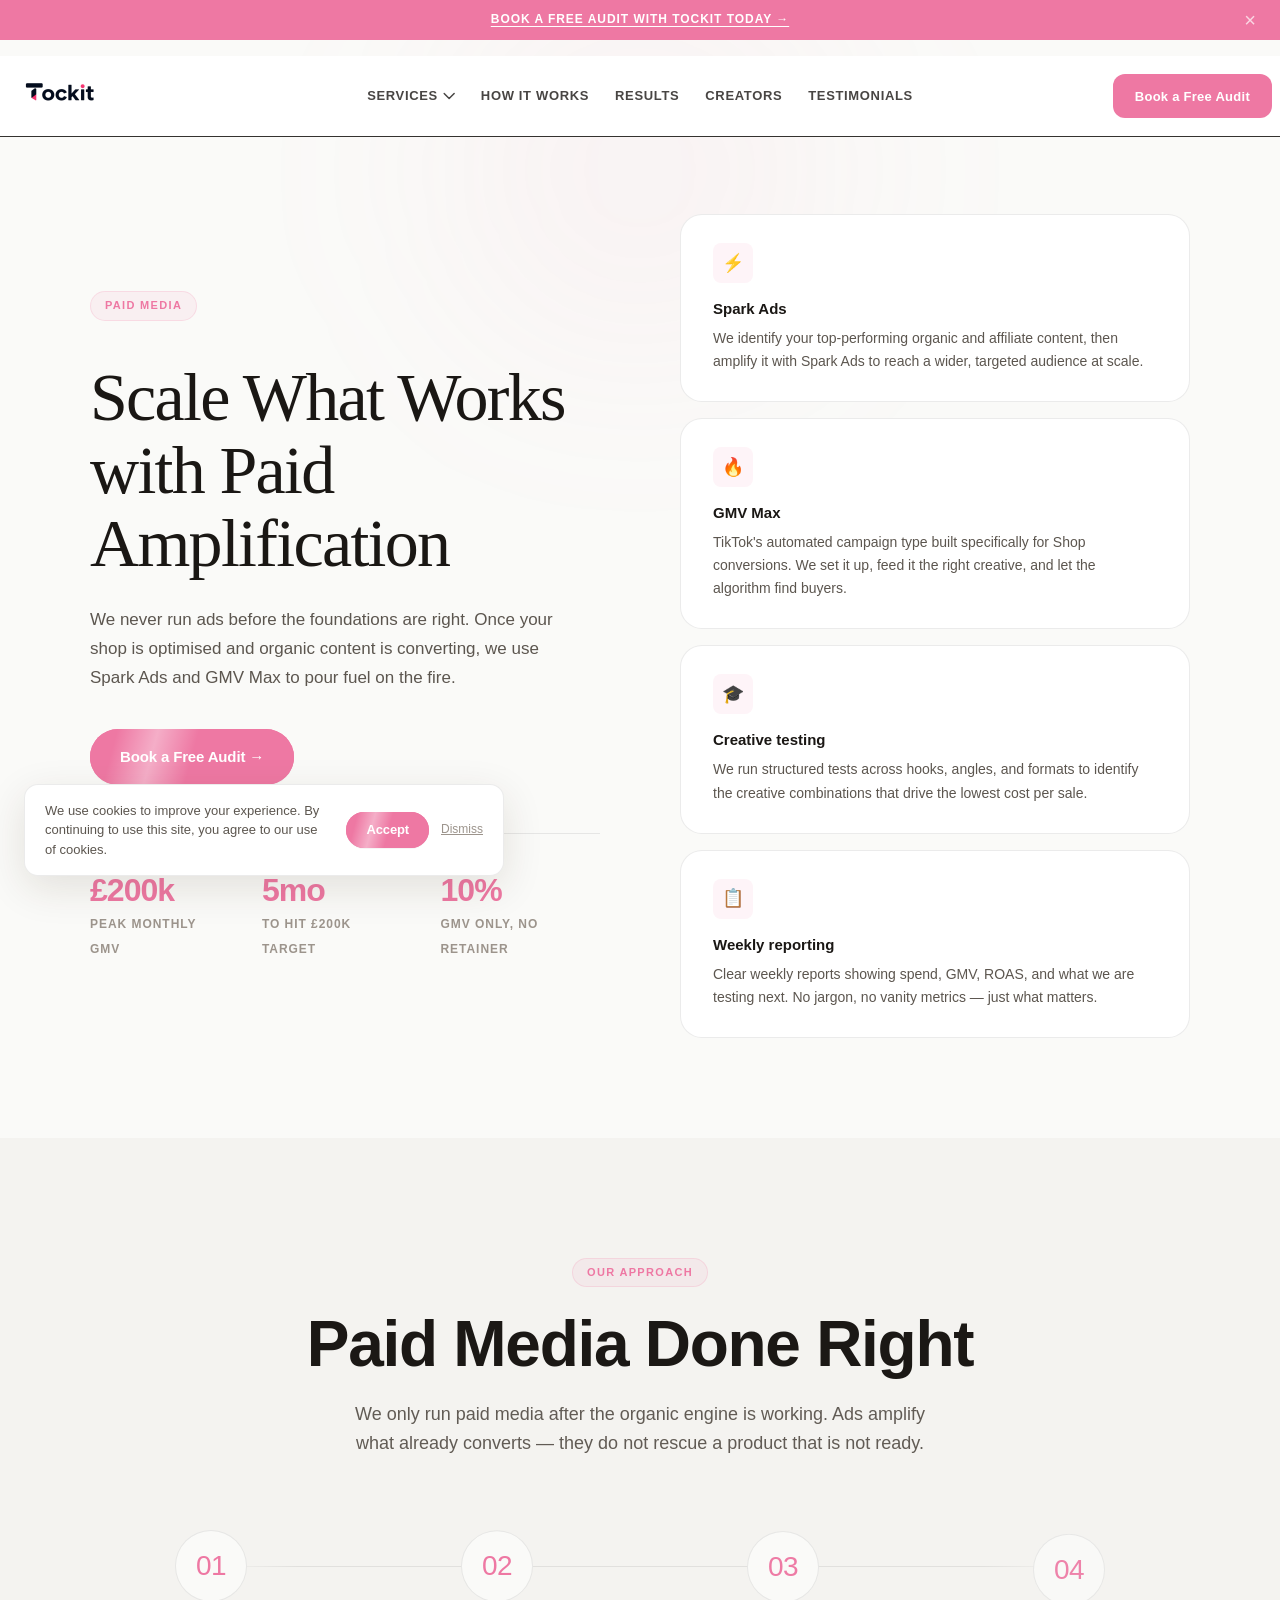
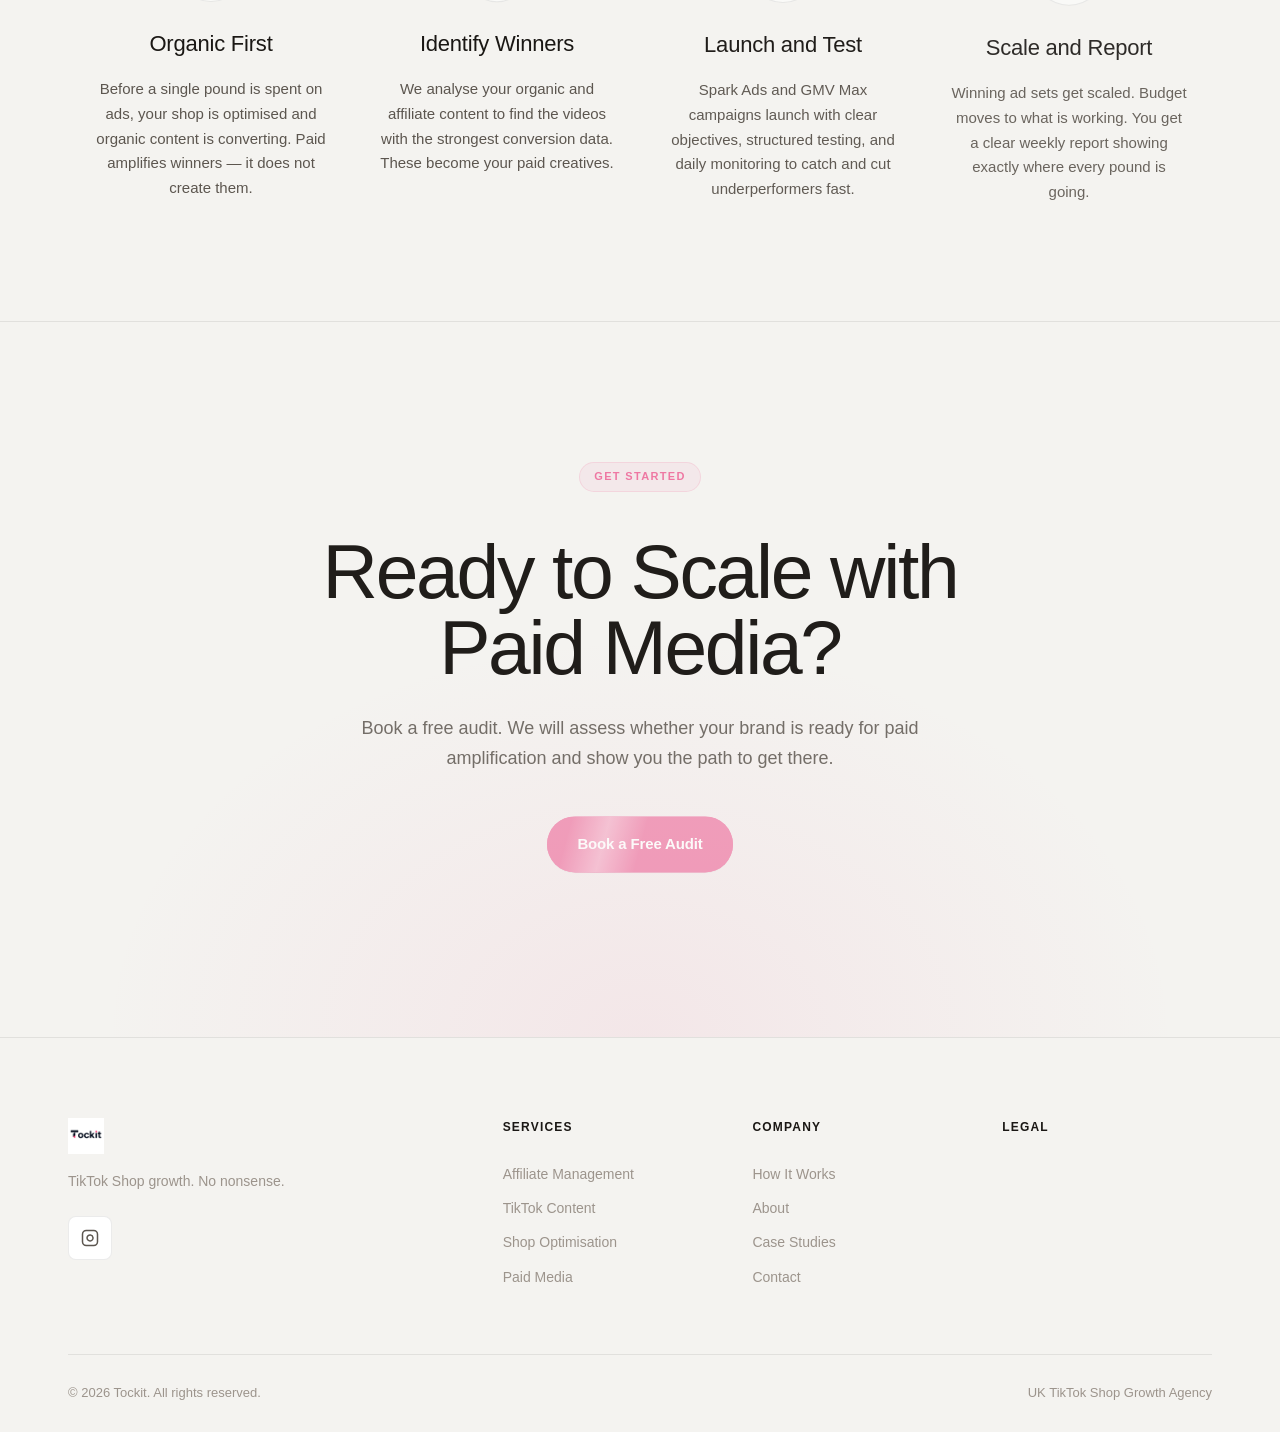
<file: paid-media.html>
<!DOCTYPE html>
<html lang="en">
<head>
  <meta charset="UTF-8" />
  <link rel="icon" type="image/svg+xml" href="favicon.svg" />
  <meta name="viewport" content="width=device-width, initial-scale=1.0" />
  <title>Paid Media | Tockit TikTok Shop Agency</title>
  <meta name="description" content="Tockit's paid media service for TikTok Shop. We scale winning organic content with Spark Ads and GMV Max to drive predictable revenue." />
  <link rel="canonical" href="https://tockitagency.co.uk/paid-media" />
  <link rel="stylesheet" href="styles.css" />
  <style>
    .sp-hero {
      min-height: 75vh;
      display: flex;
      align-items: center;
      padding: calc(var(--banner-h) + var(--nav-h) + 80px) 24px 100px;
      background: var(--bg);
      position: relative;
      overflow: hidden;
    }
    .sp-hero::before {
      content: '';
      position: absolute;
      top: -80px; left: 50%; transform: translateX(-50%);
      width: 700px; height: 500px;
      background: radial-gradient(circle, rgba(238,120,163,0.07) 0%, transparent 70%);
      filter: blur(80px);
      pointer-events: none;
    }
    .sp-hero-inner {
      position: relative;
      max-width: 1100px;
      margin: 0 auto;
      width: 100%;
      display: grid;
      grid-template-columns: 1fr 1fr;
      gap: 80px;
      align-items: center;
    }
    .sp-hero-left h1 {
      font-family: var(--font-serif);
      font-size: clamp(40px, 5.5vw, 68px);
      font-weight: 400;
      line-height: 1.08;
      letter-spacing: -0.025em;
      color: var(--text);
      margin: 16px 0 24px;
    }
    .sp-hero-left h1 em { font-style: italic; color: var(--accent); }
    .sp-hero-left p {
      font-size: 17px;
      color: var(--text-2);
      line-height: 1.72;
      margin-bottom: 36px;
      max-width: 480px;
    }
    .sp-stat-row {
      display: flex;
      gap: 40px;
      margin-top: 48px;
      padding-top: 40px;
      border-top: 1px solid var(--border);
    }
    .sp-stat-val { display: block; font-size: 32px; font-weight: 800; color: var(--accent); letter-spacing: -0.03em; line-height: 1; margin-bottom: 4px; }
    .sp-stat-label { font-size: 12px; font-weight: 600; color: var(--text-3); text-transform: uppercase; letter-spacing: 0.08em; }
    .sp-hero-right { display: flex; flex-direction: column; gap: 16px; }
    .sp-feature-card {
      background: #fff;
      border: 1px solid var(--border);
      border-radius: var(--radius-lg);
      padding: 28px 32px;
    }
    .sp-feature-icon {
      width: 40px; height: 40px;
      background: rgba(238,120,163,0.08);
      border-radius: var(--radius-sm);
      display: flex; align-items: center; justify-content: center;
      font-size: 18px;
      margin-bottom: 14px;
    }
    .sp-feature-title { font-size: 15px; font-weight: 700; color: var(--text); margin-bottom: 6px; }
    .sp-feature-text { font-size: 14px; color: var(--text-2); line-height: 1.65; }
    @media (max-width: 900px) {
      .sp-hero-inner { grid-template-columns: 1fr; gap: 48px; }
      .sp-hero { min-height: auto; }
    }
  </style>
</head>
<body>
  <div class="progress-bar" id="progressBar"></div>
  <div id="site-nav"></div>
  <script src="nav.js"></script>

  <section class="sp-hero">
    <div class="sp-hero-inner">
      <div class="sp-hero-left">
        <span class="section-tag">Paid Media</span>
        <h1>Scale What Works with Paid Amplification</h1>
        <p>We never run ads before the foundations are right. Once your shop is optimised and organic content is converting, we use Spark Ads and GMV Max to pour fuel on the fire.</p>
        <a href="/contact.html" class="btn btn-primary btn-lg">Book a Free Audit &rarr;</a>
        <div class="sp-stat-row">
          <div>
            <span class="sp-stat-val">£200k</span>
            <span class="sp-stat-label">Peak monthly GMV</span>
          </div>
          <div>
            <span class="sp-stat-val">5mo</span>
            <span class="sp-stat-label">To hit £200k target</span>
          </div>
          <div>
            <span class="sp-stat-val">10%</span>
            <span class="sp-stat-label">GMV only, no retainer</span>
          </div>
        </div>
      </div>
      <div class="sp-hero-right">
        <div class="sp-feature-card">
          <div class="sp-feature-icon">&#9889;</div>
          <div class="sp-feature-title">Spark Ads</div>
          <div class="sp-feature-text">We identify your top-performing organic and affiliate content, then amplify it with Spark Ads to reach a wider, targeted audience at scale.</div>
        </div>
        <div class="sp-feature-card">
          <div class="sp-feature-icon">&#128293;</div>
          <div class="sp-feature-title">GMV Max</div>
          <div class="sp-feature-text">TikTok's automated campaign type built specifically for Shop conversions. We set it up, feed it the right creative, and let the algorithm find buyers.</div>
        </div>
        <div class="sp-feature-card">
          <div class="sp-feature-icon">&#127891;</div>
          <div class="sp-feature-title">Creative testing</div>
          <div class="sp-feature-text">We run structured tests across hooks, angles, and formats to identify the creative combinations that drive the lowest cost per sale.</div>
        </div>
        <div class="sp-feature-card">
          <div class="sp-feature-icon">&#128203;</div>
          <div class="sp-feature-title">Weekly reporting</div>
          <div class="sp-feature-text">Clear weekly reports showing spend, GMV, ROAS, and what we are testing next. No jargon, no vanity metrics — just what matters.</div>
        </div>
      </div>
    </div>
  </section>

  <section class="section" style="background: var(--bg-2);">
    <div class="container">
      <div class="section-header">
        <span class="section-tag">Our Approach</span>
        <h2 class="section-title">Paid Media Done Right</h2>
        <p class="section-sub">We only run paid media after the organic engine is working. Ads amplify what already converts — they do not rescue a product that is not ready.</p>
      </div>
      <div class="process-grid">
        <div class="process-step">
          <div class="step-number">01</div>
          <h3>Organic First</h3>
          <p>Before a single pound is spent on ads, your shop is optimised and organic content is converting. Paid amplifies winners — it does not create them.</p>
        </div>
        <div class="process-step">
          <div class="step-number">02</div>
          <h3>Identify Winners</h3>
          <p>We analyse your organic and affiliate content to find the videos with the strongest conversion data. These become your paid creatives.</p>
        </div>
        <div class="process-step">
          <div class="step-number">03</div>
          <h3>Launch and Test</h3>
          <p>Spark Ads and GMV Max campaigns launch with clear objectives, structured testing, and daily monitoring to catch and cut underperformers fast.</p>
        </div>
        <div class="process-step">
          <div class="step-number">04</div>
          <h3>Scale and Report</h3>
          <p>Winning ad sets get scaled. Budget moves to what is working. You get a clear weekly report showing exactly where every pound is going.</p>
        </div>
      </div>
    </div>
  </section>

  <section class="cta-section">
    <div class="container">
      <div class="cta-inner">
        <span class="section-tag">Get Started</span>
        <h2 class="cta-title">Ready to Scale with<br />Paid Media?</h2>
        <p class="cta-sub">Book a free audit. We will assess whether your brand is ready for paid amplification and show you the path to get there.</p>
        <div class="cta-actions">
          <a href="/contact.html" class="btn btn-primary btn-lg">Book a Free Audit</a>
        </div>
      </div>
    </div>
  </section>
  <!-- FOOTER -->
  <footer class="footer">
    <div class="container">
      <div class="footer-top">
        <div class="footer-brand">
          <img src="tockit-logo-dark.jpg" alt="Tockit" class="footer-logo-img" />
          <p class="footer-tagline">TikTok Shop growth. No nonsense.</p>
          <div class="footer-social">
            <a href="https://www.instagram.com/tockit" class="social-link" aria-label="Instagram" target="_blank" rel="noopener">
              <svg width="18" height="18" viewBox="0 0 24 24" fill="none" stroke="currentColor" stroke-width="2"><rect x="2" y="2" width="20" height="20" rx="5" ry="5"/><path d="M16 11.37A4 4 0 1 1 12.63 8 4 4 0 0 1 16 11.37z"/><line x1="17.5" y1="6.5" x2="17.51" y2="6.5"/></svg>
            </a>
          </div>
        </div>
        <div class="footer-links">
          <div class="footer-col">
            <h4>Services</h4>
            <a href="/affiliate-management.html">Affiliate Management</a>
            <a href="/tiktok-content.html">TikTok Content</a>
            <a href="/shop-optimisation.html">Shop Optimisation</a>
            <a href="/paid-media.html">Paid Media</a>
          </div>
          <div class="footer-col">
            <h4>Company</h4>
            <a href="/#how-it-works">How It Works</a>
            <a href="/#about">About</a>
            <a href="/#work">Case Studies</a>
            <a href="/contact.html">Contact</a>
          </div>
          <div class="footer-col">
            <h4>Legal</h4>
          </div>
        </div>
      </div>
      <div class="footer-bottom">
        <p>&copy; 2026 Tockit. All rights reserved.</p>
        <p>UK TikTok Shop Growth Agency</p>
      </div>
    </div>
  </footer>
  <div class="cookie-notice" id="cookieNotice">
    <p>We use cookies to improve your experience. By continuing to use this site, you agree to our use of cookies.</p>
    <div class="cookie-actions">
      <button class="btn btn-primary" id="cookieAccept" style="padding:8px 20px;font-size:13px;min-height:36px;">Accept</button>
      <a href="#" class="cookie-dismiss">Dismiss</a>
    </div>
  </div>
  <button class="scroll-top" id="scrollTop" aria-label="Back to top">&uarr;</button>
  <script src="gsap.min.js"></script>
  <script src="ScrollTrigger.min.js"></script>
  <script src="script.js"></script>
</body>
</html>
</file>
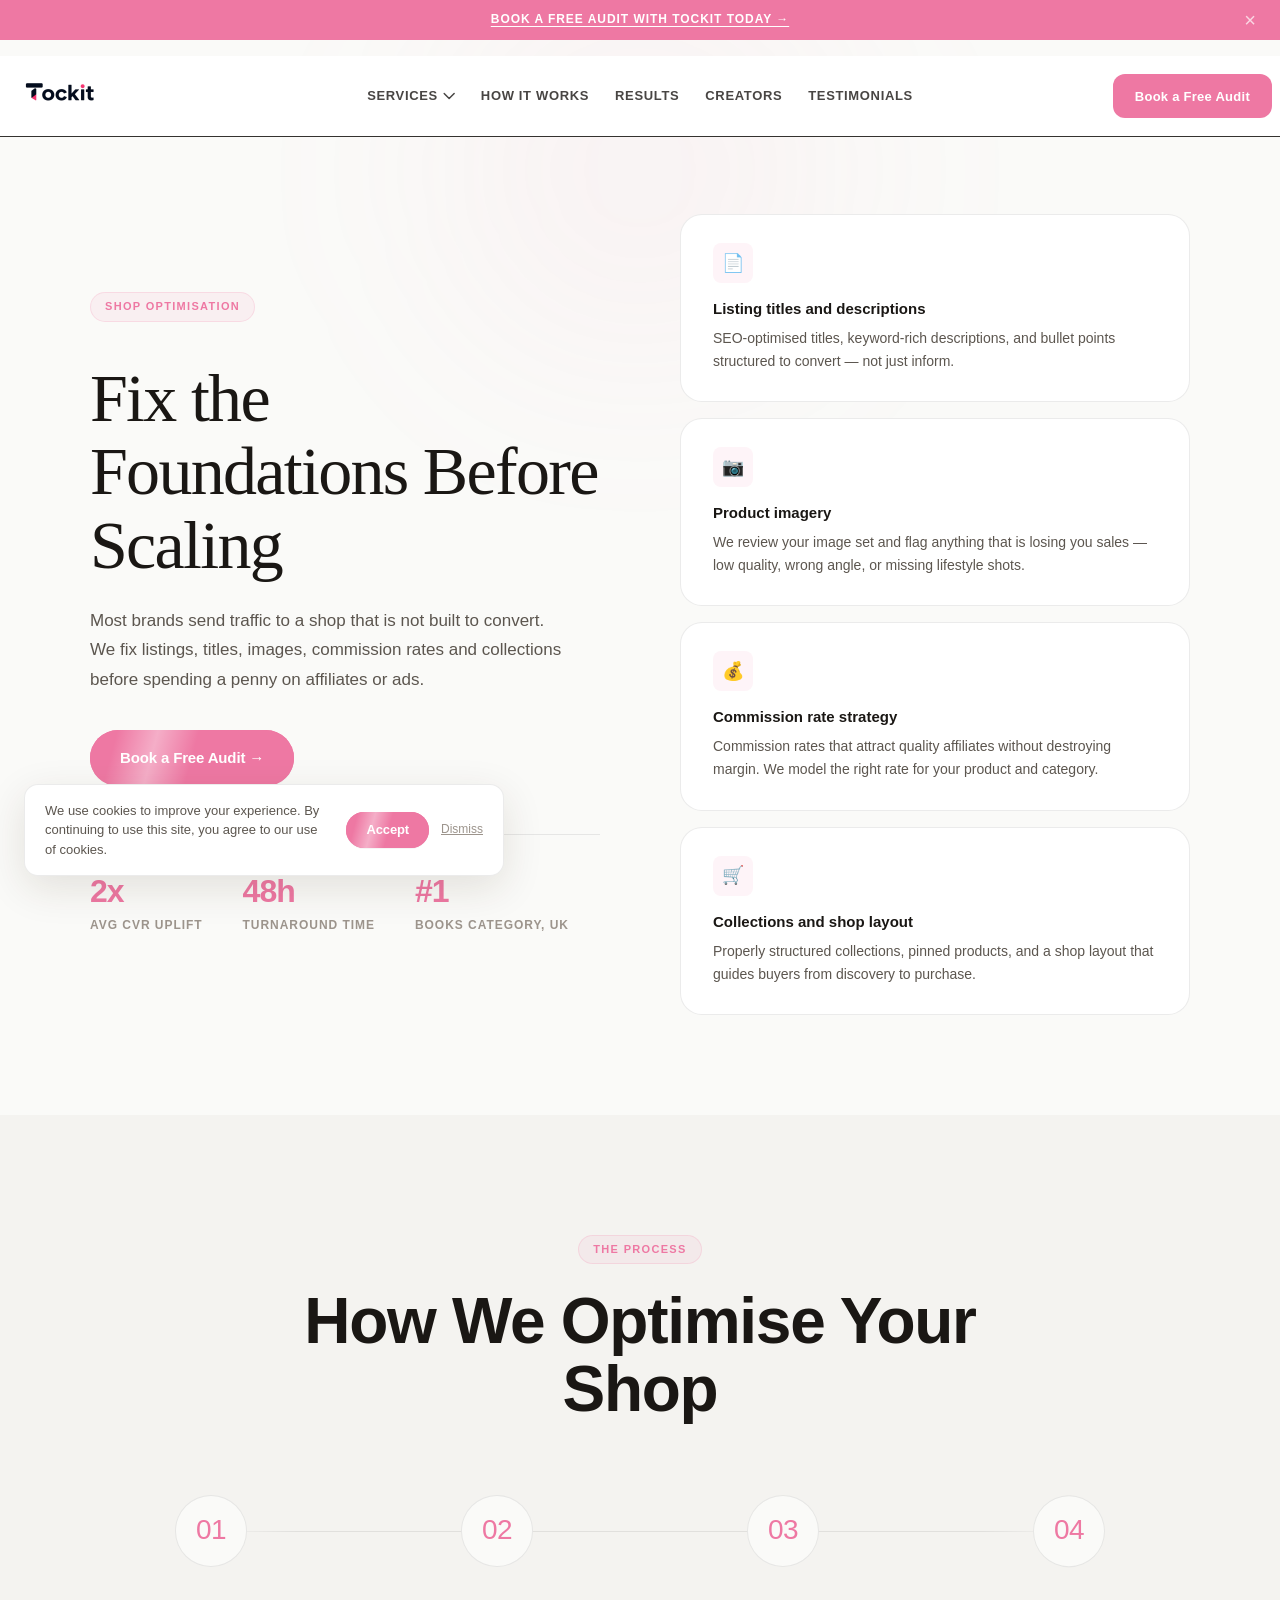
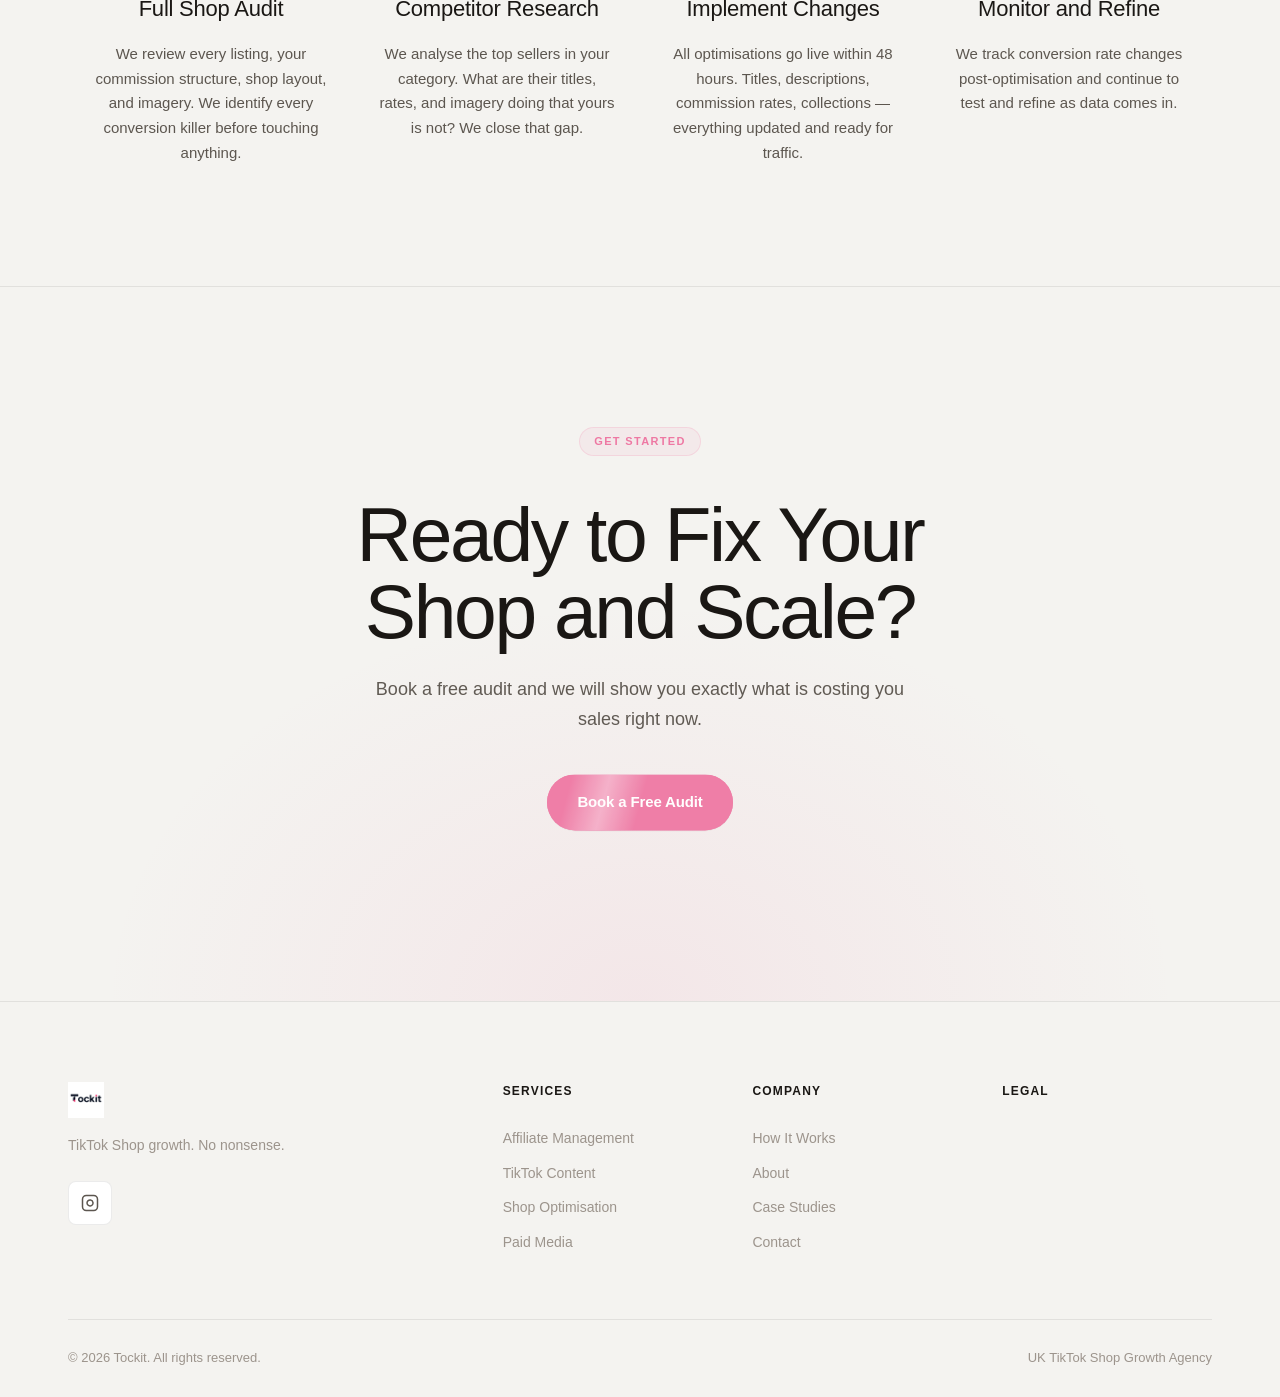
<file: shop-optimisation.html>
<!DOCTYPE html>
<html lang="en">
<head>
  <meta charset="UTF-8" />
  <link rel="icon" type="image/svg+xml" href="favicon.svg" />
  <meta name="viewport" content="width=device-width, initial-scale=1.0" />
  <title>Shop Optimisation | Tockit TikTok Shop Agency</title>
  <meta name="description" content="Fix listings, titles, images and commission rates before spending on traffic. Tockit optimises your TikTok Shop to convert." />
  <link rel="canonical" href="https://tockitagency.co.uk/shop-optimisation" />
  <link rel="stylesheet" href="styles.css" />
  <style>
    .sp-hero {
      min-height: 75vh;
      display: flex;
      align-items: center;
      padding: calc(var(--banner-h) + var(--nav-h) + 80px) 24px 100px;
      background: var(--bg);
      position: relative;
      overflow: hidden;
    }
    .sp-hero::before {
      content: '';
      position: absolute;
      top: -80px; left: 50%; transform: translateX(-50%);
      width: 700px; height: 500px;
      background: radial-gradient(circle, rgba(238,120,163,0.07) 0%, transparent 70%);
      filter: blur(80px);
      pointer-events: none;
    }
    .sp-hero-inner {
      position: relative;
      max-width: 1100px;
      margin: 0 auto;
      width: 100%;
      display: grid;
      grid-template-columns: 1fr 1fr;
      gap: 80px;
      align-items: center;
    }
    .sp-hero-left h1 {
      font-family: var(--font-serif);
      font-size: clamp(40px, 5.5vw, 68px);
      font-weight: 400;
      line-height: 1.08;
      letter-spacing: -0.025em;
      color: var(--text);
      margin: 16px 0 24px;
    }
    .sp-hero-left h1 em { font-style: italic; color: var(--accent); }
    .sp-hero-left p {
      font-size: 17px;
      color: var(--text-2);
      line-height: 1.72;
      margin-bottom: 36px;
      max-width: 480px;
    }
    .sp-stat-row {
      display: flex;
      gap: 40px;
      margin-top: 48px;
      padding-top: 40px;
      border-top: 1px solid var(--border);
    }
    .sp-stat-val { display: block; font-size: 32px; font-weight: 800; color: var(--accent); letter-spacing: -0.03em; line-height: 1; margin-bottom: 4px; }
    .sp-stat-label { font-size: 12px; font-weight: 600; color: var(--text-3); text-transform: uppercase; letter-spacing: 0.08em; }
    .sp-hero-right { display: flex; flex-direction: column; gap: 16px; }
    .sp-feature-card {
      background: #fff;
      border: 1px solid var(--border);
      border-radius: var(--radius-lg);
      padding: 28px 32px;
    }
    .sp-feature-icon {
      width: 40px; height: 40px;
      background: rgba(238,120,163,0.08);
      border-radius: var(--radius-sm);
      display: flex; align-items: center; justify-content: center;
      font-size: 18px;
      margin-bottom: 14px;
    }
    .sp-feature-title { font-size: 15px; font-weight: 700; color: var(--text); margin-bottom: 6px; }
    .sp-feature-text { font-size: 14px; color: var(--text-2); line-height: 1.65; }
    @media (max-width: 900px) {
      .sp-hero-inner { grid-template-columns: 1fr; gap: 48px; }
      .sp-hero { min-height: auto; }
    }
  </style>
</head>
<body>
  <div class="progress-bar" id="progressBar"></div>
  <div id="site-nav"></div>
  <script src="nav.js"></script>

  <section class="sp-hero">
    <div class="sp-hero-inner">
      <div class="sp-hero-left">
        <span class="section-tag">Shop Optimisation</span>
        <h1>Fix the Foundations Before Scaling</h1>
        <p>Most brands send traffic to a shop that is not built to convert. We fix listings, titles, images, commission rates and collections before spending a penny on affiliates or ads.</p>
        <a href="/contact.html" class="btn btn-primary btn-lg">Book a Free Audit &rarr;</a>
        <div class="sp-stat-row">
          <div>
            <span class="sp-stat-val">2x</span>
            <span class="sp-stat-label">Avg CVR uplift</span>
          </div>
          <div>
            <span class="sp-stat-val">48h</span>
            <span class="sp-stat-label">Turnaround time</span>
          </div>
          <div>
            <span class="sp-stat-val">#1</span>
            <span class="sp-stat-label">Books category, UK</span>
          </div>
        </div>
      </div>
      <div class="sp-hero-right">
        <div class="sp-feature-card">
          <div class="sp-feature-icon">&#128196;</div>
          <div class="sp-feature-title">Listing titles and descriptions</div>
          <div class="sp-feature-text">SEO-optimised titles, keyword-rich descriptions, and bullet points structured to convert — not just inform.</div>
        </div>
        <div class="sp-feature-card">
          <div class="sp-feature-icon">&#128247;</div>
          <div class="sp-feature-title">Product imagery</div>
          <div class="sp-feature-text">We review your image set and flag anything that is losing you sales — low quality, wrong angle, or missing lifestyle shots.</div>
        </div>
        <div class="sp-feature-card">
          <div class="sp-feature-icon">&#128176;</div>
          <div class="sp-feature-title">Commission rate strategy</div>
          <div class="sp-feature-text">Commission rates that attract quality affiliates without destroying margin. We model the right rate for your product and category.</div>
        </div>
        <div class="sp-feature-card">
          <div class="sp-feature-icon">&#128722;</div>
          <div class="sp-feature-title">Collections and shop layout</div>
          <div class="sp-feature-text">Properly structured collections, pinned products, and a shop layout that guides buyers from discovery to purchase.</div>
        </div>
      </div>
    </div>
  </section>

  <section class="section" style="background: var(--bg-2);">
    <div class="container">
      <div class="section-header">
        <span class="section-tag">The Process</span>
        <h2 class="section-title">How We Optimise Your Shop</h2>
      </div>
      <div class="process-grid">
        <div class="process-step">
          <div class="step-number">01</div>
          <h3>Full Shop Audit</h3>
          <p>We review every listing, your commission structure, shop layout, and imagery. We identify every conversion killer before touching anything.</p>
        </div>
        <div class="process-step">
          <div class="step-number">02</div>
          <h3>Competitor Research</h3>
          <p>We analyse the top sellers in your category. What are their titles, rates, and imagery doing that yours is not? We close that gap.</p>
        </div>
        <div class="process-step">
          <div class="step-number">03</div>
          <h3>Implement Changes</h3>
          <p>All optimisations go live within 48 hours. Titles, descriptions, commission rates, collections — everything updated and ready for traffic.</p>
        </div>
        <div class="process-step">
          <div class="step-number">04</div>
          <h3>Monitor and Refine</h3>
          <p>We track conversion rate changes post-optimisation and continue to test and refine as data comes in.</p>
        </div>
      </div>
    </div>
  </section>

  <section class="cta-section">
    <div class="container">
      <div class="cta-inner">
        <span class="section-tag">Get Started</span>
        <h2 class="cta-title">Ready to Fix Your<br />Shop and Scale?</h2>
        <p class="cta-sub">Book a free audit and we will show you exactly what is costing you sales right now.</p>
        <div class="cta-actions">
          <a href="/contact.html" class="btn btn-primary btn-lg">Book a Free Audit</a>
        </div>
      </div>
    </div>
  </section>
  <!-- FOOTER -->
  <footer class="footer">
    <div class="container">
      <div class="footer-top">
        <div class="footer-brand">
          <img src="tockit-logo-dark.jpg" alt="Tockit" class="footer-logo-img" />
          <p class="footer-tagline">TikTok Shop growth. No nonsense.</p>
          <div class="footer-social">
            <a href="https://www.instagram.com/tockit" class="social-link" aria-label="Instagram" target="_blank" rel="noopener">
              <svg width="18" height="18" viewBox="0 0 24 24" fill="none" stroke="currentColor" stroke-width="2"><rect x="2" y="2" width="20" height="20" rx="5" ry="5"/><path d="M16 11.37A4 4 0 1 1 12.63 8 4 4 0 0 1 16 11.37z"/><line x1="17.5" y1="6.5" x2="17.51" y2="6.5"/></svg>
            </a>
          </div>
        </div>
        <div class="footer-links">
          <div class="footer-col">
            <h4>Services</h4>
            <a href="/affiliate-management.html">Affiliate Management</a>
            <a href="/tiktok-content.html">TikTok Content</a>
            <a href="/shop-optimisation.html">Shop Optimisation</a>
            <a href="/paid-media.html">Paid Media</a>
          </div>
          <div class="footer-col">
            <h4>Company</h4>
            <a href="/#how-it-works">How It Works</a>
            <a href="/#about">About</a>
            <a href="/#work">Case Studies</a>
            <a href="/contact.html">Contact</a>
          </div>
          <div class="footer-col">
            <h4>Legal</h4>
          </div>
        </div>
      </div>
      <div class="footer-bottom">
        <p>&copy; 2026 Tockit. All rights reserved.</p>
        <p>UK TikTok Shop Growth Agency</p>
      </div>
    </div>
  </footer>
  <div class="cookie-notice" id="cookieNotice">
    <p>We use cookies to improve your experience. By continuing to use this site, you agree to our use of cookies.</p>
    <div class="cookie-actions">
      <button class="btn btn-primary" id="cookieAccept" style="padding:8px 20px;font-size:13px;min-height:36px;">Accept</button>
      <a href="#" class="cookie-dismiss">Dismiss</a>
    </div>
  </div>
  <button class="scroll-top" id="scrollTop" aria-label="Back to top">&uarr;</button>
  <script src="gsap.min.js"></script>
  <script src="ScrollTrigger.min.js"></script>
  <script src="script.js"></script>
</body>
</html>
</file>
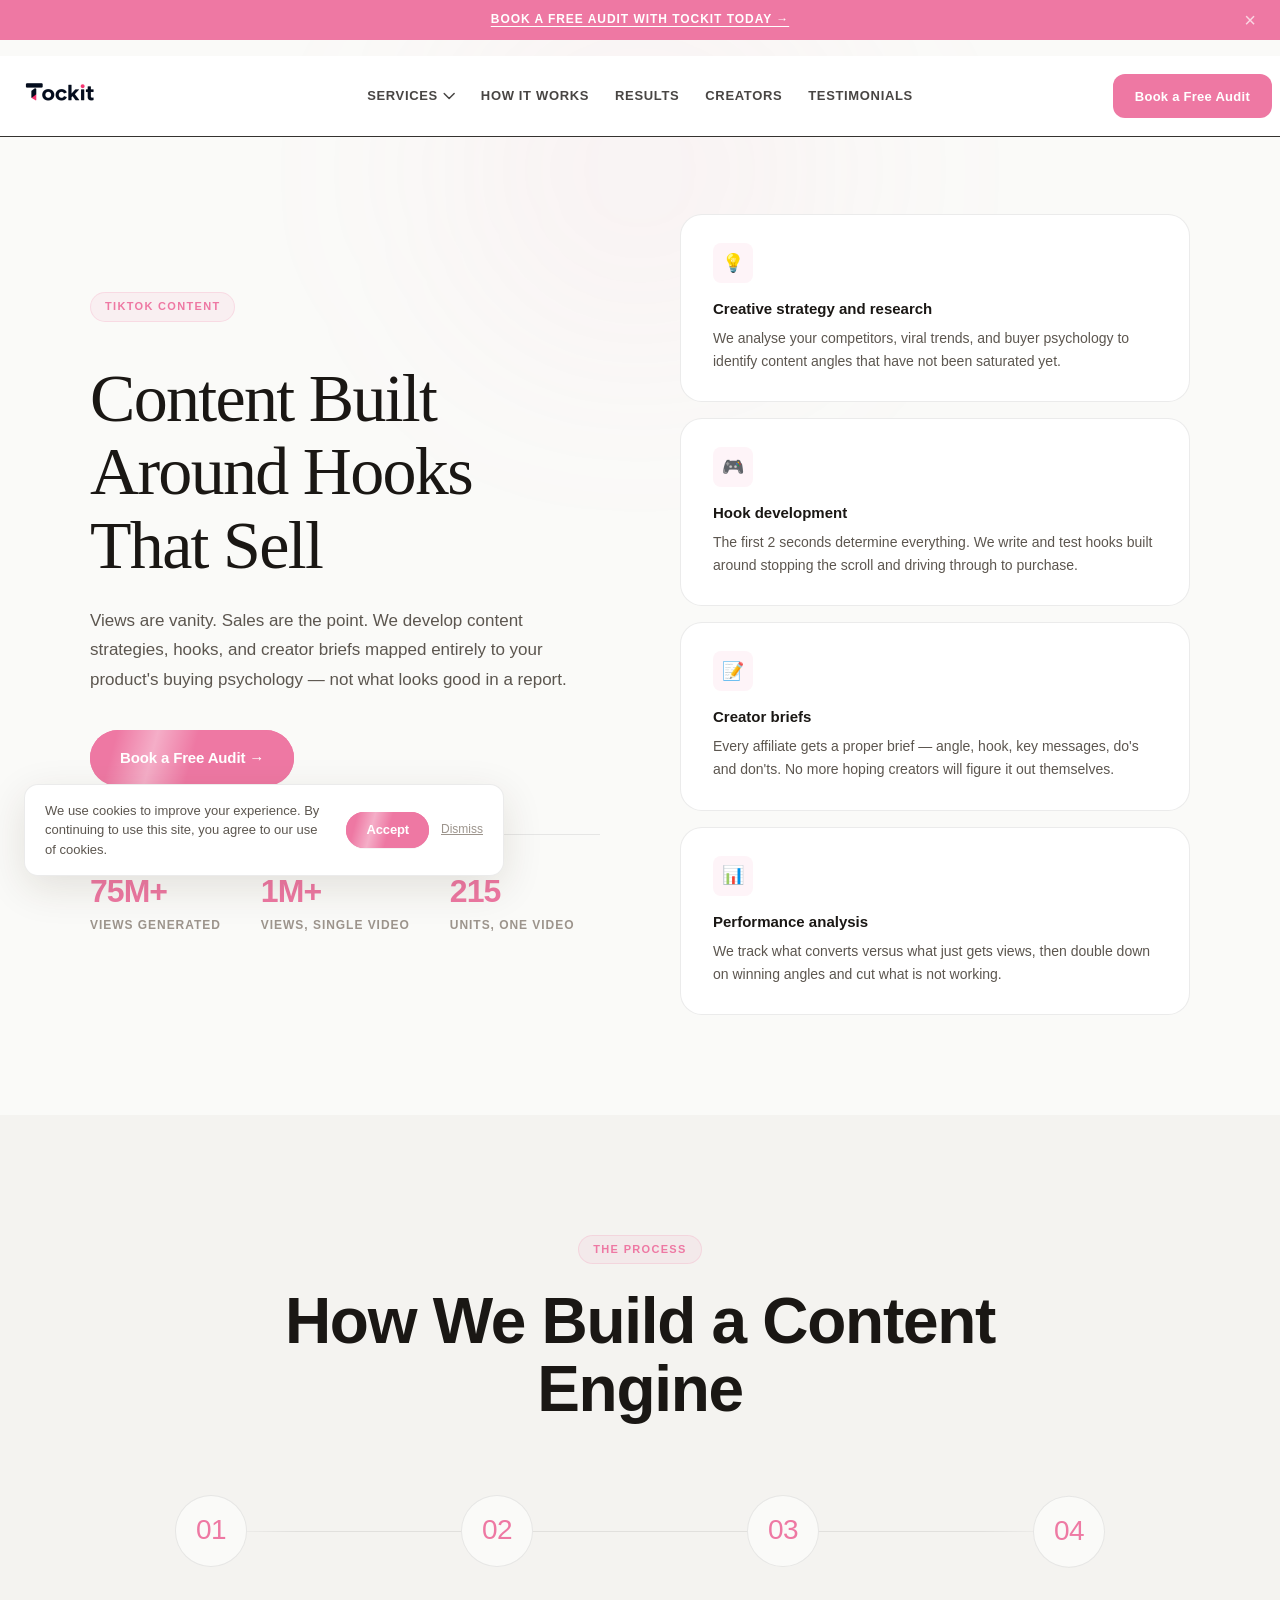
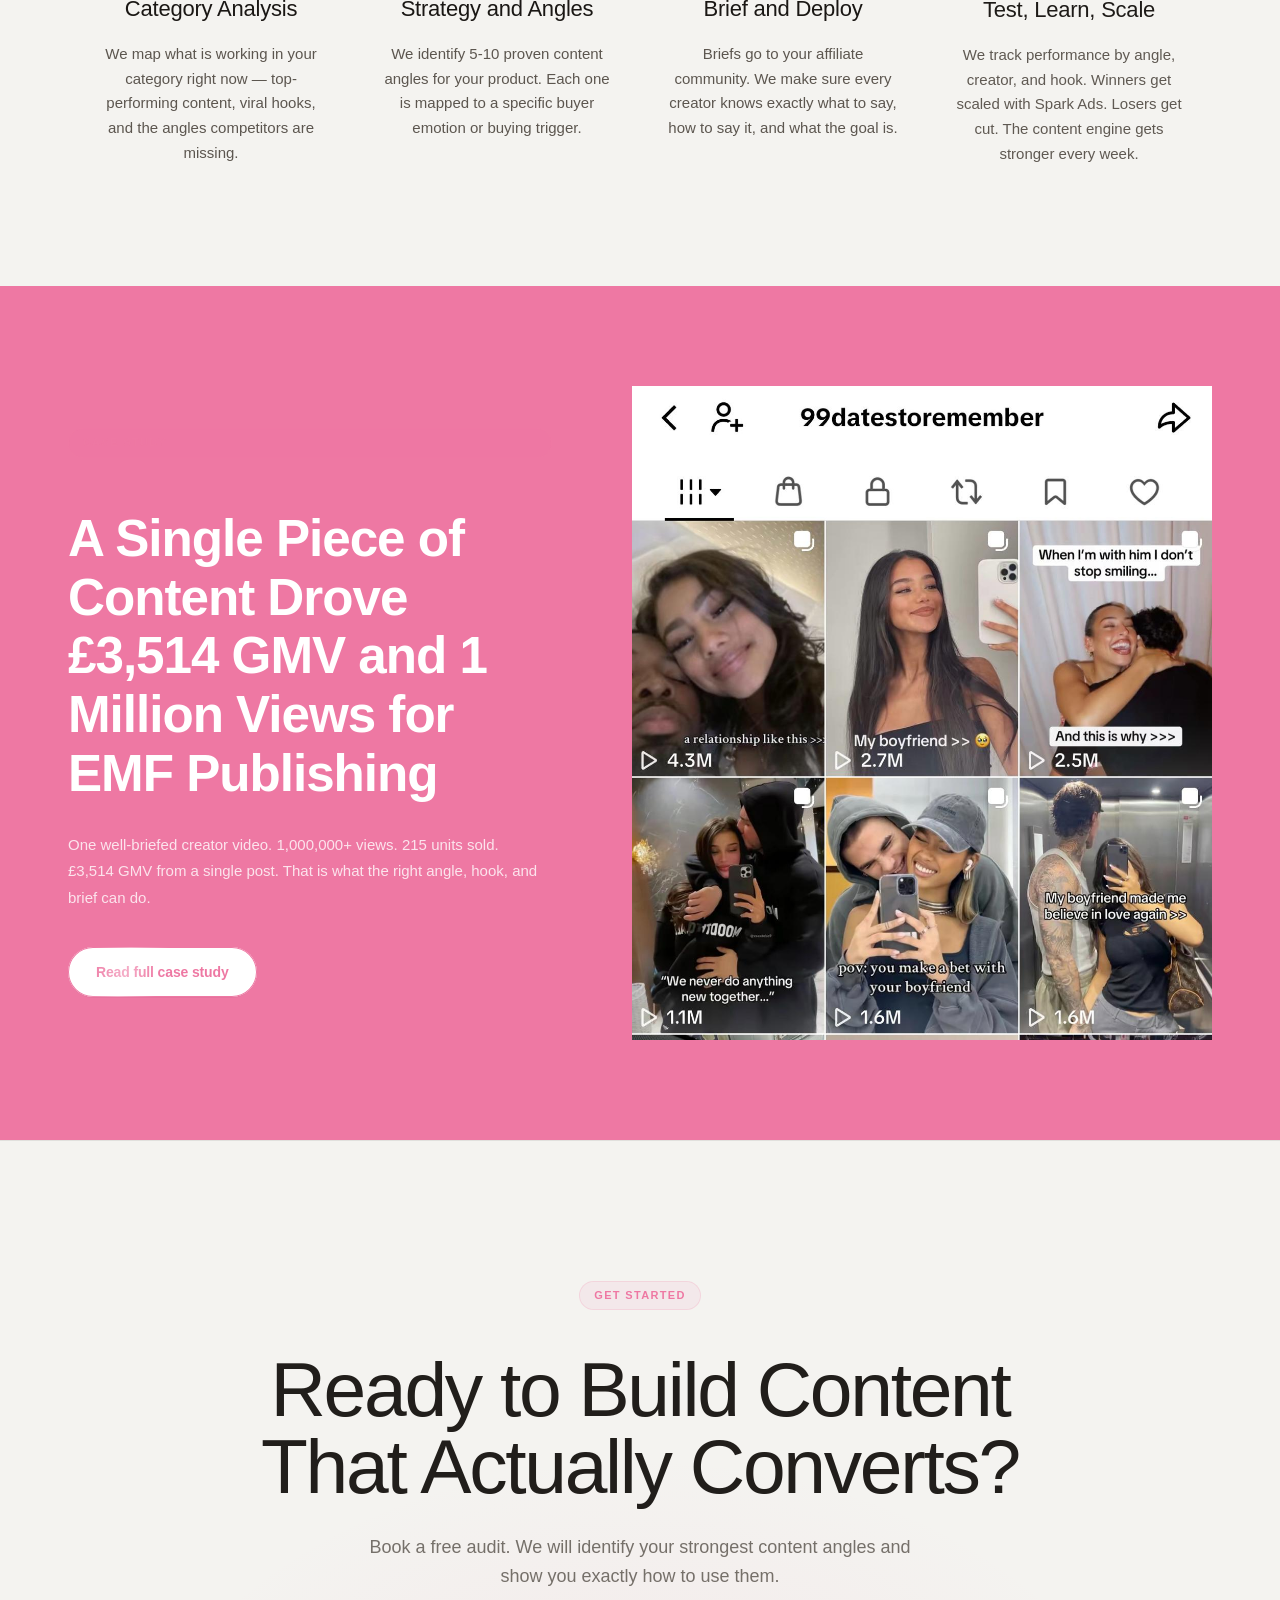
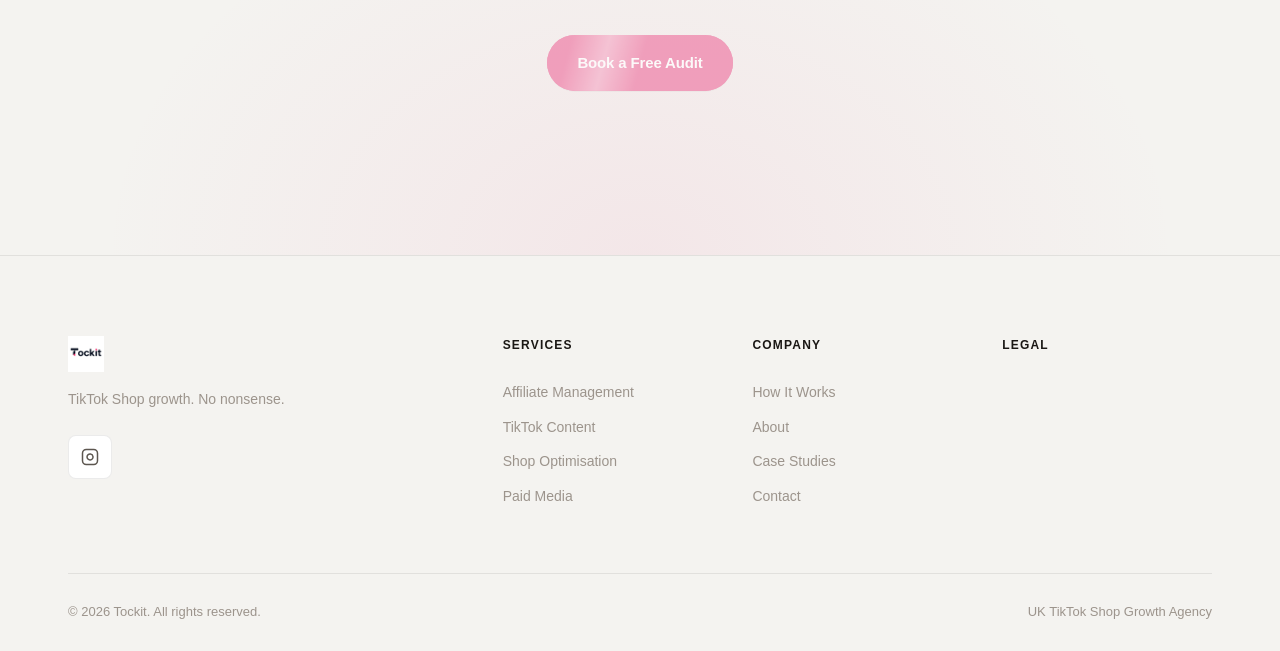
<file: tiktok-content.html>
<!DOCTYPE html>
<html lang="en">
<head>
  <meta charset="UTF-8" />
  <link rel="icon" type="image/svg+xml" href="favicon.svg" />
  <meta name="viewport" content="width=device-width, initial-scale=1.0" />
  <title>TikTok Content Strategy | Tockit TikTok Shop Agency</title>
  <meta name="description" content="Content built to convert, not just get views. Tockit develops creative strategy, hooks, and briefs that drive TikTok Shop sales." />
  <link rel="canonical" href="https://tockitagency.co.uk/tiktok-content" />
  <link rel="stylesheet" href="styles.css" />
  <style>
    .sp-hero {
      min-height: 75vh;
      display: flex;
      align-items: center;
      padding: calc(var(--banner-h) + var(--nav-h) + 80px) 24px 100px;
      background: var(--bg);
      position: relative;
      overflow: hidden;
    }
    .sp-hero::before {
      content: '';
      position: absolute;
      top: -80px; left: 50%; transform: translateX(-50%);
      width: 700px; height: 500px;
      background: radial-gradient(circle, rgba(238,120,163,0.07) 0%, transparent 70%);
      filter: blur(80px);
      pointer-events: none;
    }
    .sp-hero-inner {
      position: relative;
      max-width: 1100px;
      margin: 0 auto;
      width: 100%;
      display: grid;
      grid-template-columns: 1fr 1fr;
      gap: 80px;
      align-items: center;
    }
    .sp-hero-left h1 {
      font-family: var(--font-serif);
      font-size: clamp(40px, 5.5vw, 68px);
      font-weight: 400;
      line-height: 1.08;
      letter-spacing: -0.025em;
      color: var(--text);
      margin: 16px 0 24px;
    }
    .sp-hero-left h1 em { font-style: italic; color: var(--accent); }
    .sp-hero-left p {
      font-size: 17px;
      color: var(--text-2);
      line-height: 1.72;
      margin-bottom: 36px;
      max-width: 480px;
    }
    .sp-stat-row {
      display: flex;
      gap: 40px;
      margin-top: 48px;
      padding-top: 40px;
      border-top: 1px solid var(--border);
    }
    .sp-stat-val { display: block; font-size: 32px; font-weight: 800; color: var(--accent); letter-spacing: -0.03em; line-height: 1; margin-bottom: 4px; }
    .sp-stat-label { font-size: 12px; font-weight: 600; color: var(--text-3); text-transform: uppercase; letter-spacing: 0.08em; }
    .sp-hero-right { display: flex; flex-direction: column; gap: 16px; }
    .sp-feature-card {
      background: #fff;
      border: 1px solid var(--border);
      border-radius: var(--radius-lg);
      padding: 28px 32px;
    }
    .sp-feature-icon {
      width: 40px; height: 40px;
      background: rgba(238,120,163,0.08);
      border-radius: var(--radius-sm);
      display: flex; align-items: center; justify-content: center;
      font-size: 18px;
      margin-bottom: 14px;
    }
    .sp-feature-title { font-size: 15px; font-weight: 700; color: var(--text); margin-bottom: 6px; }
    .sp-feature-text { font-size: 14px; color: var(--text-2); line-height: 1.65; }
    @media (max-width: 900px) {
      .sp-hero-inner { grid-template-columns: 1fr; gap: 48px; }
      .sp-hero { min-height: auto; }
    }
  </style>
</head>
<body>
  <div class="progress-bar" id="progressBar"></div>
  <div id="site-nav"></div>
  <script src="nav.js"></script>

  <section class="sp-hero">
    <div class="sp-hero-inner">
      <div class="sp-hero-left">
        <span class="section-tag">TikTok Content</span>
        <h1>Content Built Around Hooks That Sell</h1>
        <p>Views are vanity. Sales are the point. We develop content strategies, hooks, and creator briefs mapped entirely to your product's buying psychology — not what looks good in a report.</p>
        <a href="/contact.html" class="btn btn-primary btn-lg">Book a Free Audit &rarr;</a>
        <div class="sp-stat-row">
          <div>
            <span class="sp-stat-val">75M+</span>
            <span class="sp-stat-label">Views generated</span>
          </div>
          <div>
            <span class="sp-stat-val">1M+</span>
            <span class="sp-stat-label">Views, single video</span>
          </div>
          <div>
            <span class="sp-stat-val">215</span>
            <span class="sp-stat-label">Units, one video</span>
          </div>
        </div>
      </div>
      <div class="sp-hero-right">
        <div class="sp-feature-card">
          <div class="sp-feature-icon">&#128161;</div>
          <div class="sp-feature-title">Creative strategy and research</div>
          <div class="sp-feature-text">We analyse your competitors, viral trends, and buyer psychology to identify content angles that have not been saturated yet.</div>
        </div>
        <div class="sp-feature-card">
          <div class="sp-feature-icon">&#127918;</div>
          <div class="sp-feature-title">Hook development</div>
          <div class="sp-feature-text">The first 2 seconds determine everything. We write and test hooks built around stopping the scroll and driving through to purchase.</div>
        </div>
        <div class="sp-feature-card">
          <div class="sp-feature-icon">&#128221;</div>
          <div class="sp-feature-title">Creator briefs</div>
          <div class="sp-feature-text">Every affiliate gets a proper brief — angle, hook, key messages, do's and don'ts. No more hoping creators will figure it out themselves.</div>
        </div>
        <div class="sp-feature-card">
          <div class="sp-feature-icon">&#128202;</div>
          <div class="sp-feature-title">Performance analysis</div>
          <div class="sp-feature-text">We track what converts versus what just gets views, then double down on winning angles and cut what is not working.</div>
        </div>
      </div>
    </div>
  </section>

  <section class="section" style="background: var(--bg-2);">
    <div class="container">
      <div class="section-header">
        <span class="section-tag">The Process</span>
        <h2 class="section-title">How We Build a Content Engine</h2>
      </div>
      <div class="process-grid">
        <div class="process-step">
          <div class="step-number">01</div>
          <h3>Category Analysis</h3>
          <p>We map what is working in your category right now — top-performing content, viral hooks, and the angles competitors are missing.</p>
        </div>
        <div class="process-step">
          <div class="step-number">02</div>
          <h3>Strategy and Angles</h3>
          <p>We identify 5-10 proven content angles for your product. Each one is mapped to a specific buyer emotion or buying trigger.</p>
        </div>
        <div class="process-step">
          <div class="step-number">03</div>
          <h3>Brief and Deploy</h3>
          <p>Briefs go to your affiliate community. We make sure every creator knows exactly what to say, how to say it, and what the goal is.</p>
        </div>
        <div class="process-step">
          <div class="step-number">04</div>
          <h3>Test, Learn, Scale</h3>
          <p>We track performance by angle, creator, and hook. Winners get scaled with Spark Ads. Losers get cut. The content engine gets stronger every week.</p>
        </div>
      </div>
    </div>
  </section>

  <section class="featured-case-section">
    <div class="container">
      <div class="featured-case-inner">
        <div class="featured-case-text">
          <span class="section-tag">Case Study</span>
          <h2 class="featured-case-title">A Single Piece of Content Drove £3,514 GMV and 1 Million Views for EMF Publishing</h2>
          <p class="featured-case-sub">One well-briefed creator video. 1,000,000+ views. 215 units sold. £3,514 GMV from a single post. That is what the right angle, hook, and brief can do.</p>
          <a href="/case-study-emf.html" class="btn btn-primary featured-case-cta" style="margin-top:8px;display:inline-block;">Read full case study</a>
        </div>
        <div class="featured-case-media">
          <img src="screenshot-99dates-tiktok-2.jpg" alt="99 Dates to Remember TikTok content" class="featured-case-img" />
        </div>
      </div>
    </div>
  </section>

  <section class="cta-section">
    <div class="container">
      <div class="cta-inner">
        <span class="section-tag">Get Started</span>
        <h2 class="cta-title">Ready to Build Content<br />That Actually Converts?</h2>
        <p class="cta-sub">Book a free audit. We will identify your strongest content angles and show you exactly how to use them.</p>
        <div class="cta-actions">
          <a href="/contact.html" class="btn btn-primary btn-lg">Book a Free Audit</a>
        </div>
      </div>
    </div>
  </section>
  <!-- FOOTER -->
  <footer class="footer">
    <div class="container">
      <div class="footer-top">
        <div class="footer-brand">
          <img src="tockit-logo-dark.jpg" alt="Tockit" class="footer-logo-img" />
          <p class="footer-tagline">TikTok Shop growth. No nonsense.</p>
          <div class="footer-social">
            <a href="https://www.instagram.com/tockit" class="social-link" aria-label="Instagram" target="_blank" rel="noopener">
              <svg width="18" height="18" viewBox="0 0 24 24" fill="none" stroke="currentColor" stroke-width="2"><rect x="2" y="2" width="20" height="20" rx="5" ry="5"/><path d="M16 11.37A4 4 0 1 1 12.63 8 4 4 0 0 1 16 11.37z"/><line x1="17.5" y1="6.5" x2="17.51" y2="6.5"/></svg>
            </a>
          </div>
        </div>
        <div class="footer-links">
          <div class="footer-col">
            <h4>Services</h4>
            <a href="/affiliate-management.html">Affiliate Management</a>
            <a href="/tiktok-content.html">TikTok Content</a>
            <a href="/shop-optimisation.html">Shop Optimisation</a>
            <a href="/paid-media.html">Paid Media</a>
          </div>
          <div class="footer-col">
            <h4>Company</h4>
            <a href="/#how-it-works">How It Works</a>
            <a href="/#about">About</a>
            <a href="/#work">Case Studies</a>
            <a href="/contact.html">Contact</a>
          </div>
          <div class="footer-col">
            <h4>Legal</h4>
          </div>
        </div>
      </div>
      <div class="footer-bottom">
        <p>&copy; 2026 Tockit. All rights reserved.</p>
        <p>UK TikTok Shop Growth Agency</p>
      </div>
    </div>
  </footer>
  <div class="cookie-notice" id="cookieNotice">
    <p>We use cookies to improve your experience. By continuing to use this site, you agree to our use of cookies.</p>
    <div class="cookie-actions">
      <button class="btn btn-primary" id="cookieAccept" style="padding:8px 20px;font-size:13px;min-height:36px;">Accept</button>
      <a href="#" class="cookie-dismiss">Dismiss</a>
    </div>
  </div>
  <button class="scroll-top" id="scrollTop" aria-label="Back to top">&uarr;</button>
  <script src="gsap.min.js"></script>
  <script src="ScrollTrigger.min.js"></script>
  <script src="script.js"></script>
</body>
</html>
</file>
<file: styles.css>
/* ============================================================
   DESIGN TOKENS — warm light theme (BeaSocial-inspired)
   ============================================================ */
:root {
  --bg:           #FAFAF8;
  --bg-2:         #F4F3F0;
  --bg-3:         #EDECEA;
  --border:       rgba(0,0,0,0.08);
  --border-hover: rgba(0,0,0,0.16);

  --text:         #1A1714;
  --text-2:       #5C564F;
  --text-3:       #9C948C;

  --accent:       #ee78a3;
  --accent-2:     #f2b5a8;
  --accent-glow:  rgba(238,120,163,0.20);

  --radius-sm:    8px;
  --radius:       14px;
  --radius-lg:    22px;
  --radius-xl:    32px;

  --nav-h:        94px;
  --banner-h:     40px;
  --transition:   0.2s ease;

  --font-serif:   'Raveo', Georgia, serif;
  --font-sans:    'Raveo', -apple-system, BlinkMacSystemFont, sans-serif;
}

/* ============================================================
   RESET & BASE
   ============================================================ */
*, *::before, *::after { box-sizing: border-box; margin: 0; padding: 0; }
html { scroll-behavior: smooth; overflow-x: hidden; }
body {
  font-family: var(--font-sans);
  background: var(--bg);
  color: var(--text);
  line-height: 1.6;
  -webkit-font-smoothing: antialiased;
  -moz-osx-font-smoothing: grayscale;
  overflow-x: hidden;
}
a { text-decoration: none; color: inherit; }
img { max-width: 100%; display: block; }

::selection { background: var(--accent); color: #fff; }

:focus-visible {
  outline: 2px solid var(--accent);
  outline-offset: 3px;
  border-radius: 4px;
}

/* ============================================================
   TYPOGRAPHY UTILITIES
   ============================================================ */
.gradient-text {
  background: linear-gradient(135deg, var(--accent) 0%, var(--accent-2) 100%);
  -webkit-background-clip: text;
  -webkit-text-fill-color: transparent;
  background-clip: text;
  color: transparent;
}
.serif { font-family: var(--font-sans); font-weight: 400; }

/* ============================================================
   BUTTONS
   ============================================================ */
.btn {
  display: inline-flex;
  align-items: center;
  gap: 8px;
  padding: 13px 26px;
  border-radius: 100px;
  font-size: 14px;
  font-weight: 600;
  letter-spacing: -0.01em;
  font-family: var(--font-sans);
  transition: all var(--transition);
  cursor: pointer;
  border: none;
  white-space: nowrap;
  position: relative;
  overflow: hidden;
  min-height: 44px;
  justify-content: center;
}
.btn-primary {
  background: var(--accent);
  color: #fff;
  box-shadow: 0 1px 0 rgba(0,0,0,0.04), 0 0 0 1px var(--accent) inset;
}
.btn-primary:hover {
  background: var(--accent-2);
  box-shadow: 0 8px 24px var(--accent-glow), 0 0 0 1px var(--accent-2) inset;
  transform: translateY(-1px);
}
.btn-ghost {
  background: transparent;
  color: var(--text-2);
  box-shadow: 0 0 0 1px var(--border) inset;
}
.btn-ghost:hover {
  color: var(--text);
  box-shadow: 0 0 0 1px var(--border-hover) inset;
  background: rgba(0,0,0,0.02);
  transform: translateY(-1px);
}
.btn-lg { padding: 16px 30px; font-size: 15px; }

/* ============================================================
   LAYOUT
   ============================================================ */
.container {
  width: 100%;
  max-width: 1200px;
  margin: 0 auto;
  padding: 0 28px;
}
.section { padding: 120px 0; }
.section-header {
  max-width: 720px;
  margin: 0 auto 72px;
  text-align: center;
}
.section-tag {
  display: inline-flex;
  align-items: center;
  gap: 6px;
  background: rgba(238,120,163,0.08);
  color: var(--accent);
  border: 1px solid rgba(238,120,163,0.18);
  border-radius: 100px;
  padding: 5px 14px;
  font-size: 11px;
  font-weight: 600;
  letter-spacing: 0.12em;
  text-transform: uppercase;
  margin-bottom: 24px;
  font-family: var(--font-sans);
}
.section-title {
  font-family: var(--font-sans);
  font-size: clamp(36px, 5vw, 64px);
  font-weight: 700;
  letter-spacing: -0.02em;
  line-height: 1.05;
  margin-bottom: 20px;
  color: var(--text);
}
.section-sub {
  font-size: 18px;
  color: var(--text-2);
  line-height: 1.65;
  max-width: 580px;
  margin: 0 auto;
}

/* ============================================================
   NAVIGATION
   ============================================================ */
/* ── ANNOUNCEMENT BANNER ──────────────────────────── */
.announce-banner {
  position: fixed;
  top: 0; left: 0; right: 0;
  z-index: 1001;
  height: var(--banner-h);
  background: var(--accent);
  display: flex;
  align-items: center;
  justify-content: center;
  transition: height 0.3s ease, opacity 0.3s ease;
  overflow: hidden;
}
.announce-banner.hidden {
  height: 0;
  opacity: 0;
  pointer-events: none;
}
.announce-link {
  font-size: 12px;
  font-weight: 700;
  letter-spacing: 0.08em;
  color: #fff;
  text-decoration: underline;
  text-underline-offset: 3px;
  text-transform: uppercase;
}
.announce-link:hover { opacity: 0.85; }
.announce-close {
  position: absolute;
  right: 16px;
  background: none;
  border: none;
  color: #fff;
  font-size: 20px;
  cursor: pointer;
  line-height: 1;
  padding: 8px;
  opacity: 0.7;
}
.announce-close:hover { opacity: 1; }

/* ── NAV ──────────────────────────────────────────── */
.nav {
  position: fixed;
  top: calc(var(--banner-h) + 16px);
  left: 0;
  right: 0;
  z-index: 1000;
  min-height: 70px;
  width: 100%;
  display: flex;
  flex-direction: column;
  justify-content: flex-start;
  background: #ffffff;
  border-radius: 0;
  box-shadow: none;
  transition: box-shadow var(--transition);
}
.nav.scrolled {
  box-shadow: none;
}
.nav-inner {
  display: flex;
  align-items: center;
  justify-content: space-between;
  gap: 24px;
  padding: 0 8px 0 20px;
  width: 100%;
}
.nav-logo { display: flex; align-items: center; flex-shrink: 0; }
.nav-logo-img { height: 80px; width: auto; }
.nav-links {
  display: flex;
  align-items: center;
  gap: 4px;
  list-style: none;
  position: absolute;
  left: 50%;
  transform: translateX(-50%);
}
.nav-links a {
  padding: 8px 11px;
  font-size: 13px;
  font-weight: 600;
  letter-spacing: 0.05em;
  text-transform: uppercase;
  color: rgba(26, 23, 20, 0.8);
  border-radius: var(--radius-sm);
  transition: color var(--transition), background var(--transition);
  min-height: 44px;
  display: inline-flex;
  align-items: center;
  white-space: nowrap;
}
.nav-links a:hover { color: #1A1714; background: rgba(26, 23, 20, 0.06); }
.nav-cta { flex-shrink: 0; }
.nav-cta-pill {
  flex-shrink: 0;
  background: #ee78a3;
  color: #fff;
  border: none;
  border-radius: 12px;
  padding: 0 22px;
  font-size: 13px;
  font-weight: 700;
  letter-spacing: 0.02em;
  cursor: pointer;
  transition: opacity var(--transition), transform var(--transition), background var(--transition);
  white-space: nowrap;
  height: 44px;
  display: inline-flex;
  align-items: center;
  line-height: 1;
}
.nav-cta-pill:hover { opacity: 0.88; transform: translateY(-1px); color: #fff; }
.nav-hamburger {
  display: none;
  flex-direction: column;
  gap: 5px;
  background: none;
  border: none;
  cursor: pointer;
  padding: 10px;
  min-width: 44px;
  min-height: 44px;
  align-items: center;
  justify-content: center;
}
.nav-hamburger span {
  display: block;
  width: 22px; height: 2px;
  background: #fff;
  border-radius: 2px;
  transition: transform var(--transition), opacity var(--transition);
}
.nav-mobile {
  display: flex;
  flex-direction: column;
  padding: 0 32px;
  gap: 4px;
  background: rgba(26,23,20,0.98);
  backdrop-filter: blur(20px);
  -webkit-backdrop-filter: blur(20px);
  border-top: 1px solid rgba(255,255,255,0.1);
  max-height: 0;
  overflow: hidden;
  transition: max-height 0.3s ease, padding 0.3s ease;
}
.nav-mobile a {
  font-size: 16px;
  font-weight: 500;
  color: rgba(255,255,255,0.9);
  padding: 14px 0;
  border-bottom: 1px solid rgba(255,255,255,0.1);
  min-height: 44px;
  display: flex;
  align-items: center;
}
.nav-mobile a:last-child { border-bottom: none; }
.nav-mobile .btn { margin-top: 12px; align-self: stretch; }
.nav-mobile.open {
  max-height: 600px;
  padding: 16px 32px 24px;
}
@media (max-width: 900px) {
  :root { --nav-h: 72px; }
  .nav {
    top: var(--banner-h);
    left: 0;
    right: 0;
    transform: none;
    width: 100%;
    max-width: none;
    border-radius: 0;
    box-shadow: none !important;
    border: none;
    border-bottom: 1px solid var(--border);
    height: var(--nav-h);
  }
  .nav-inner { padding: 0 20px; }
}

/* ============================================================
   HERO
   ============================================================ */
.hero {
  min-height: 100vh;
  display: flex;
  flex-direction: column;
  align-items: center;
  justify-content: center;
  text-align: center;
  padding: calc(var(--banner-h) + var(--nav-h) + 60px) 24px 48px;
  position: relative;
  overflow: hidden;
  background: var(--bg-2);
}
.hero::before {
  content: '';
  position: absolute;
  inset: 0;
  background:
    radial-gradient(ellipse 70% 50% at 50% -10%, rgba(238,120,163,0.08) 0%, transparent 70%),
    radial-gradient(ellipse 40% 30% at 80% 90%, rgba(242,181,168,0.05) 0%, transparent 60%);
  pointer-events: none;
}

/* Hero orbs */
.hero-orb {
  position: absolute;
  border-radius: 50%;
  filter: blur(40px);
  pointer-events: none;
}
.hero-orb--1 {
  width: 480px; height: 480px;
  background: radial-gradient(circle, rgba(238,120,163,0.18) 0%, transparent 70%);
  top: -120px; left: 50%; transform: translateX(-60%);
}
.hero-orb--2 {
  width: 340px; height: 340px;
  background: radial-gradient(circle, rgba(242,181,168,0.12) 0%, transparent 70%);
  top: 30%; right: -80px;
}
.hero-orb--3 {
  width: 280px; height: 280px;
  background: radial-gradient(circle, rgba(238,120,163,0.10) 0%, transparent 70%);
  bottom: 8%; left: -60px;
}

.hero-badge {
  display: inline-flex;
  align-items: center;
  gap: 8px;
  background: rgba(255,255,255,0.7);
  border: 1px solid var(--border);
  border-radius: 100px;
  padding: 7px 16px;
  font-size: 13px;
  font-weight: 500;
  color: var(--text-2);
  margin-bottom: 32px;
  position: relative;
  z-index: 1;
}
.badge-dot {
  width: 7px; height: 7px;
  background: #16a34a;
  border-radius: 50%;
  box-shadow: 0 0 8px rgba(22,163,74,0.5);
  animation: pulse 2s ease infinite;
}
@keyframes pulse {
  0%, 100% { opacity: 1; transform: scale(1); }
  50%      { opacity: 0.5; transform: scale(0.85); }
}

.hero-headline {
  font-family: var(--font-sans);
  font-size: clamp(44px, 8vw, 104px);
  font-weight: 700;
  letter-spacing: -0.03em;
  line-height: 1.0;
  margin-bottom: 28px;
  color: var(--text);
  position: relative;
  z-index: 1;
  max-width: 1100px;
}
.hero-sub {
  font-size: clamp(17px, 2vw, 21px);
  color: var(--text-2);
  max-width: 560px;
  line-height: 1.6;
  margin-bottom: 40px;
  position: relative;
  z-index: 1;
  font-weight: 400;
}
.hero-actions {
  display: flex;
  gap: 12px;
  flex-wrap: wrap;
  justify-content: center;
  margin-bottom: 64px;
  position: relative;
  z-index: 1;
}

.hero-trust {
  display: inline-flex;
  align-items: center;
  gap: 14px;
  margin-bottom: 24px;
  font-size: 13px;
  color: var(--text-3);
  font-weight: 500;
  letter-spacing: 0.02em;
  position: relative;
  z-index: 1;
}
.hero-trust-dots {
  display: inline-flex;
}
.hero-trust-dots span {
  width: 26px; height: 26px;
  border-radius: 50%;
  border: 2px solid var(--bg);
  background: linear-gradient(135deg, var(--accent), var(--accent-2));
  margin-left: -8px;
}
.hero-trust-dots span:first-child { margin-left: 0; }
.hero-trust-dots span:nth-child(2) { background: linear-gradient(135deg, #d4a574, #c89968); }
.hero-trust-dots span:nth-child(3) { background: linear-gradient(135deg, #6b8e7f, #4a6b5d); }
.hero-trust-dots span:nth-child(4) { background: linear-gradient(135deg, #b87f4f, #9a6938); }

.hero-stats {
  display: flex;
  align-items: center;
  background: rgba(255,255,255,0.5);
  border: 1px solid var(--border);
  border-radius: var(--radius-lg);
  padding: 24px 40px;
  position: relative;
  z-index: 1;
  flex-wrap: wrap;
  justify-content: center;
}
.stat { display: flex; flex-direction: column; align-items: center; padding: 0 36px; }
.stat-number {
  font-family: var(--font-sans);
  font-size: 36px;
  font-weight: 700;
  letter-spacing: -0.02em;
  color: var(--accent);
  line-height: 1;
}
.stat-label { font-size: 12px; color: var(--text-3); margin-top: 6px; letter-spacing: 0.04em; text-transform: uppercase; font-weight: 500; }
.stat-divider { width: 1px; height: 44px; background: var(--border); flex-shrink: 0; }

/* ============================================================
   WHY US — editorial 2-col
   ============================================================ */
.why-section {
  padding: 120px 0;
  background: var(--bg);
}
.why-grid {
  display: grid;
  grid-template-columns: 1fr 1fr;
  gap: 80px;
  align-items: start;
}
.why-left { position: sticky; top: 120px; }
.why-heading {
  font-family: var(--font-sans);
  font-size: clamp(36px, 4.5vw, 60px);
  font-weight: 400;
  letter-spacing: -0.02em;
  line-height: 1.05;
  color: var(--text);
  margin-top: 16px;
}
.why-heading em {
  font-style: italic;
  color: var(--accent);
}
.why-right {
  display: flex;
  flex-direction: column;
  gap: 0;
}
.why-intro {
  font-size: 18px;
  color: var(--text-2);
  line-height: 1.7;
  margin-bottom: 32px;
  padding-bottom: 32px;
  border-bottom: 1px solid var(--border);
}
.why-list {
  list-style: none;
  display: flex;
  flex-direction: column;
}
.why-list li {
  display: grid;
  grid-template-columns: 32px 1fr;
  gap: 16px;
  padding: 20px 0;
  border-bottom: 1px solid var(--border);
  align-items: start;
}
.why-list li:last-child { border-bottom: none; }
.why-list li::before {
  content: '→';
  color: var(--accent);
  font-size: 20px;
  font-weight: 400;
  line-height: 1.4;
}
.why-list-title {
  font-size: 17px;
  font-weight: 600;
  color: var(--text);
  margin-bottom: 4px;
  letter-spacing: -0.01em;
}
.why-list-text {
  font-size: 15px;
  color: var(--text-2);
  line-height: 1.6;
}

/* ============================================================
   HOW IT WORKS — numbered process
   ============================================================ */
.process-section {
  background: var(--bg-2);
  border-top: 1px solid var(--border);
  border-bottom: 1px solid var(--border);
  padding: 120px 0;
}
.process-grid {
  display: grid;
  grid-template-columns: repeat(4, 1fr);
  gap: 0;
  position: relative;
}
.process-grid::before {
  content: '';
  position: absolute;
  top: 36px;
  left: 12.5%;
  right: 12.5%;
  height: 1px;
  background: linear-gradient(to right, transparent, var(--border) 10%, var(--border) 90%, transparent);
  pointer-events: none;
  z-index: 0;
}
.process-step {
  padding: 0 24px;
  display: flex;
  flex-direction: column;
  align-items: center;
  text-align: center;
  gap: 16px;
  position: relative;
  z-index: 1;
}
.step-number {
  width: 72px;
  height: 72px;
  border-radius: 50%;
  background: var(--bg);
  border: 1px solid var(--border);
  display: flex;
  align-items: center;
  justify-content: center;
  font-family: var(--font-sans);
  font-size: 28px;
  font-weight: 400;
  color: var(--accent);
  letter-spacing: -0.02em;
  transition: all var(--transition);
}
.process-step:hover .step-number {
  border-color: var(--accent);
  background: var(--accent);
  color: #fff;
  transform: translateY(-2px);
}
.process-step h3 {
  font-family: var(--font-sans);
  font-size: 22px;
  font-weight: 400;
  letter-spacing: -0.01em;
  color: var(--text);
  margin-top: 8px;
}
.process-step p {
  font-size: 15px;
  color: var(--text-2);
  line-height: 1.65;
}

/* ============================================================
   SEE US IN ACTION — phone carousel (warm restyle)
   ============================================================ */
.action-section {
  padding: 120px 0;
  background-color: #1A1714;
  background-image: none;
}
.action-title {
  font-family: var(--font-sans);
  font-size: clamp(36px, 5vw, 60px);
  font-weight: 400;
  letter-spacing: -0.02em;
  text-align: center;
  margin-bottom: 64px;
  color: #fff;
}
.phones-carousel {
  position: relative;
  display: flex;
  align-items: center;
  gap: 16px;
  max-width: 1100px;
  margin: 0 auto;
}
.phones-track {
  display: flex;
  gap: 24px;
  overflow: visible;
  width: 100%;
  align-items: center;
  justify-content: center;
}
.phones-track .phone-wrap {
  flex: 0 0 calc(25% - 18px);
  min-width: 180px;
}
.phone-wrap {
  display: flex;
  flex-direction: column;
  align-items: center;
  gap: 16px;
}
.phone-mockup {
  width: 100%;
  max-width: 240px;
  background: #1a1a1a;
  border-radius: 36px;
  border: 3px solid rgba(0,0,0,0.08);
  overflow: hidden;
  box-shadow: 0 24px 60px rgba(60,40,20,0.12), 0 8px 16px rgba(60,40,20,0.06);
  position: relative;
  aspect-ratio: 9/19;
  transition: transform 0.35s ease, box-shadow 0.35s ease;
}
.phone-mockup:hover {
  transform: translateY(-6px);
  box-shadow: 0 32px 80px rgba(60,40,20,0.18), 0 12px 24px rgba(60,40,20,0.08);
}
.phone-mockup::before {
  content: '';
  position: absolute;
  top: 12px;
  left: 50%;
  transform: translateX(-50%);
  width: 80px;
  height: 24px;
  background: #1a1a1a;
  border-radius: 12px;
  z-index: 10;
}
.phone-screen {
  width: 100%;
  height: 100%;
  overflow: hidden;
  border-radius: 34px;
}
.phone-screen video,
.phone-screen img {
  width: 100%;
  height: 100%;
  object-fit: cover;
  display: block;
}
.phone-label {
  font-size: 11px;
  font-weight: 700;
  letter-spacing: 0.14em;
  text-transform: uppercase;
  color: #fff;
}

/* ============================================================
   WORK / CASE STUDIES
   ============================================================ */
.work-section { padding: 120px 0; background: var(--bg); }

/* ============================================================
   SELECTED WORK SECTION
   ============================================================ */
.selected-work-section {
  padding: 120px 0;
  background: var(--bg-2);
}
.selected-work-header {
  display: flex;
  align-items: flex-end;
  justify-content: space-between;
  margin-bottom: 56px;
  gap: 24px;
}
.selected-work-header-left {
  display: flex;
  flex-direction: column;
  gap: 12px;
}
.selected-work-title {
  font-family: var(--font-sans);
  font-size: clamp(36px, 5vw, 60px);
  font-weight: 700;
  color: var(--text);
  letter-spacing: -0.03em;
  line-height: 1.1;
  margin: 0;
}
.selected-work-title em {
  font-style: italic;
  color: var(--accent);
}
.selected-work-all {
  font-size: 14px;
  font-weight: 600;
  color: var(--accent);
  white-space: nowrap;
  padding-bottom: 4px;
  transition: opacity 0.2s ease;
}
.selected-work-all:hover { opacity: 0.7; }
.selected-work-grid {
  display: grid;
  grid-template-columns: 1fr 1fr;
  gap: 28px;
}
.sw-card {
  background: #fff;
  border-radius: var(--radius-lg);
  overflow: hidden;
  box-shadow: 0 2px 12px rgba(0,0,0,0.06);
  display: flex;
  flex-direction: column;
  transition: transform 0.2s ease, box-shadow 0.2s ease;
}
.sw-card:hover {
  transform: translateY(-4px);
  box-shadow: 0 12px 40px rgba(0,0,0,0.10);
}
.sw-card--link { text-decoration: none; color: inherit; cursor: pointer; }
.sw-card-image {
  width: 100%;
  height: 260px;
  overflow: hidden;
  flex-shrink: 0;
}
.sw-card-img {
  width: 100%;
  height: 100%;
  object-fit: cover;
  display: block;
}
.sw-card-img--emf    { object-position: 50% 55%; }
.sw-card-img--fuzzoff { object-position: 50% 20%; }
.sw-card-img--petibo  { object-position: 50% 40%; }
.sw-card-img--exploded { object-position: 50% 45%; }
.sw-card-body {
  padding: 28px 28px 32px;
  display: flex;
  flex-direction: column;
  gap: 12px;
  flex: 1;
}
.sw-card-meta {
  display: flex;
  align-items: center;
  justify-content: space-between;
  gap: 12px;
}
.sw-card-category {
  font-size: 10px;
  font-weight: 700;
  text-transform: uppercase;
  letter-spacing: 0.14em;
  color: var(--accent);
}
.sw-card-result {
  font-size: 12px;
  font-style: italic;
  font-weight: 600;
  color: var(--accent);
  text-align: right;
}
.sw-card-brand {
  font-family: var(--font-sans);
  font-size: clamp(24px, 2.5vw, 32px);
  font-weight: 700;
  color: var(--text);
  letter-spacing: -0.02em;
  line-height: 1.15;
  margin: 0;
}
.sw-card-desc {
  font-size: 14px;
  color: var(--text-2);
  line-height: 1.7;
  margin: 0;
  flex: 1;
}
.sw-card-stats {
  display: flex;
  gap: 28px;
  padding-top: 16px;
  margin-top: auto;
}
.sw-stat {
  display: flex;
  flex-direction: column;
  gap: 4px;
}
.sw-stat-val {
  font-size: 22px;
  font-weight: 800;
  color: var(--text);
  letter-spacing: -0.03em;
  line-height: 1;
}
.sw-stat-label {
  font-size: 10px;
  font-weight: 600;
  text-transform: uppercase;
  letter-spacing: 0.1em;
  color: var(--text-3);
}
.cases-grid {
  display: grid;
  grid-template-columns: 1fr 1fr;
  gap: 24px;
  perspective: 1200px;
}
.case-card {
  background: #fff;
  border: 1px solid var(--border);
  border-radius: var(--radius-lg);
  padding: 40px;
  display: flex;
  flex-direction: column;
  gap: 16px;
  transition: border-color var(--transition), transform var(--transition), box-shadow var(--transition);
}
.case-card:hover {
  border-color: var(--border-hover);
  transform: translateY(-4px);
  box-shadow: 0 24px 60px rgba(60,40,20,0.08);
}
.case-card--large {
  grid-row: span 2;
  background: linear-gradient(160deg, rgba(238,120,163,0.06) 0%, #fff 60%);
  border-color: rgba(238,120,163,0.20);
}
.case-tag {
  display: inline-block;
  background: var(--bg-2);
  border: 1px solid var(--border);
  border-radius: 100px;
  padding: 5px 14px;
  font-size: 11px;
  font-weight: 600;
  color: var(--text-3);
  align-self: flex-start;
  text-transform: uppercase;
  letter-spacing: 0.08em;
}
.case-brand {
  font-family: var(--font-sans);
  font-size: 26px;
  font-weight: 400;
  letter-spacing: -0.02em;
  color: var(--text);
}
.case-result {
  font-family: var(--font-sans);
  font-size: clamp(40px, 4.5vw, 56px);
  font-weight: 400;
  letter-spacing: -0.03em;
  line-height: 1;
  color: var(--accent);
}
.case-desc { font-size: 15px; color: var(--text-2); line-height: 1.7; flex: 1; }

.case-growth-row {
  display: flex;
  align-items: center;
  gap: 12px;
  padding: 16px 18px;
  background: var(--bg-2);
  border: 1px solid var(--border);
  border-radius: var(--radius);
  margin-top: auto;
}
.case-growth-item {
  display: flex;
  flex-direction: column;
  gap: 3px;
  flex: 1;
}
.case-growth-label { font-size: 10px; color: var(--text-3); text-transform: uppercase; letter-spacing: 0.1em; font-weight: 600; }
.case-growth-val { font-size: 15px; font-weight: 700; color: var(--text-2); letter-spacing: -0.01em; }
.case-growth-val--up { color: var(--accent); }
.case-growth-arrow { color: var(--accent); font-size: 18px; flex-shrink: 0; }

.brands-section {
  padding: 0;
  margin-top: 40px;
  width: 100%;
  overflow: hidden;
}
.brands-label-wrap { text-align: center; margin-bottom: 20px; }
.brands-label {
  font-size: 11px;
  font-weight: 700;
  text-transform: uppercase;
  letter-spacing: 0.12em;
  color: var(--text-3);
  margin: 0;
}
.brands-ticker {
  overflow: hidden;
  width: 100%;
  -webkit-mask-image: linear-gradient(to right, transparent 0%, black 10%, black 90%, transparent 100%);
  mask-image: linear-gradient(to right, transparent 0%, black 10%, black 90%, transparent 100%);
}
.brands-track {
  display: flex;
  align-items: center;
  gap: 72px;
  width: max-content;
  animation: brandScroll 28s linear infinite;
  will-change: transform;
}
@keyframes brandScroll {
  0%   { transform: translateX(0); }
  100% { transform: translateX(-50%); }
}
.brand-logo {
  height: 72px;
  width: auto;
  max-width: 180px;
  object-fit: contain;
  opacity: 0.55;
  filter: grayscale(100%);
  border-radius: 4px;
  flex-shrink: 0;
  transition: filter 0.4s ease, opacity 0.4s ease;
}
.brand-logo:hover {
  filter: grayscale(0%);
  opacity: 1;
}
.brands-grid { display: none; }
.brand-placeholder { display: none; }
.featured-case-section {
  padding: 100px 0;
  background: #ee78a3;
  border: none;
}
.featured-case-inner {
  display: grid;
  grid-template-columns: 1fr 1.2fr;
  gap: 80px;
  align-items: center;
}
.featured-case-text {
  display: flex;
  flex-direction: column;
  gap: 28px;
}
.featured-case-label {
  font-size: 11px;
  font-weight: 700;
  text-transform: uppercase;
  letter-spacing: 0.18em;
  color: rgba(255,255,255,0.70);
  display: block;
}
.featured-case-title {
  font-family: var(--font-sans);
  font-size: clamp(32px, 4vw, 54px);
  font-weight: 700;
  color: #FFFFFF;
  line-height: 1.15;
  letter-spacing: -0.02em;
  margin: 0;
}
.featured-case-title em {
  font-style: italic;
  color: #FFFFFF;
}
.featured-case-sub {
  font-size: 15px;
  color: rgba(255,255,255,0.80);
  line-height: 1.75;
  margin: 0;
  max-width: 480px;
}
.featured-case-stats {
  display: flex;
  gap: 40px;
  padding-top: 8px;
}
.featured-case-stat {
  display: flex;
  flex-direction: column;
  gap: 6px;
}
.featured-case-stat-val {
  font-size: 32px;
  font-weight: 800;
  color: #FFFFFF;
  letter-spacing: -0.03em;
  line-height: 1;
}
.featured-case-stat-label {
  font-size: 11px;
  color: rgba(255,255,255,0.65);
  text-transform: uppercase;
  letter-spacing: 0.1em;
  font-weight: 600;
}
.featured-case-cta {
  align-self: start;
  background: #FFFFFF;
  color: #ee78a3;
  border: none;
  padding: 14px 28px;
  border-radius: 100px;
  font-size: 14px;
  font-weight: 600;
  display: inline-flex;
  align-items: center;
  gap: 8px;
  transition: background 0.2s ease, color 0.2s ease;
}
.featured-case-cta:hover {
  background: rgba(255,255,255,0.88);
}
.featured-case-media {
  position: relative;
}
.featured-case-img-wrap {
  width: 100%;
  height: 640px;
  border-radius: 16px;
  overflow: hidden;
  box-shadow: 0 24px 64px rgba(0,0,0,0.25);
}
.featured-case-img-wrap img {
  width: 100%;
  height: 100%;
  object-fit: cover;
  object-position: 50% 35%;
  display: block;
}

/* ============================================================
   ABOUT — paid ads / founder
   ============================================================ */
.about-section {
  padding: 120px 0;
  background: var(--bg-2);
  border-top: 1px solid var(--border);
  border-bottom: 1px solid var(--border);
}

/* ============================================================
   MEET THE FOUNDER
   ============================================================ */
.founder-section {
  padding: 100px 0;
  background: #1A1714;
}
.founder-inner {
  display: grid;
  grid-template-columns: 1fr 1fr;
  gap: 80px;
  align-items: center;
}
.founder-text {
  display: flex;
  flex-direction: column;
  gap: 20px;
}
.founder-heading {
  font-family: var(--font-sans);
  font-size: clamp(40px, 5.5vw, 72px);
  font-weight: 700;
  color: #FFFFFF;
  letter-spacing: -0.03em;
  line-height: 1.05;
  margin: 0;
}
.founder-name {
  font-size: 12px;
  font-weight: 700;
  text-transform: uppercase;
  letter-spacing: 0.18em;
  color: rgba(255,255,255,0.65);
  margin: 0;
}
.founder-bio {
  font-size: 15px;
  color: rgba(255,255,255,0.80);
  line-height: 1.75;
  margin: 0;
  max-width: 520px;
}
.founder-photo {
  display: flex;
  justify-content: center;
}
.founder-photo-placeholder {
  width: 100%;
  max-width: 420px;
  aspect-ratio: 3/4;
  background: rgba(255,255,255,0.08);
  border: 2px dashed rgba(255,255,255,0.30);
  border-radius: 20px;
  display: flex;
  flex-direction: column;
  align-items: center;
  justify-content: center;
  gap: 12px;
}
.founder-photo-img {
  width: 100%;
  max-width: 420px;
  aspect-ratio: 3/4;
  object-fit: cover;
  object-position: 50% 30%;
  border-radius: 20px;
  display: block;
  box-shadow: 0 24px 64px rgba(0,0,0,0.30);
}
.founder-cta {
  display: inline-flex;
  align-items: center;
  gap: 8px;
  margin-top: 8px;
  padding: 14px 28px;
  background: #fff;
  color: #ee78a3;
  border-radius: 100px;
  font-size: 14px;
  font-weight: 600;
  transition: background 0.2s ease;
  align-self: start;
}
.founder-cta:hover { background: rgba(255,255,255,0.88); }
}
.about-inner {
  display: grid;
  grid-template-columns: 1fr 1fr;
  gap: 80px;
  align-items: center;
}
.about-title {
  font-family: var(--font-sans);
  font-size: clamp(36px, 4.5vw, 60px);
  font-weight: 400;
  line-height: 1.05;
  margin: 16px 0 24px;
  letter-spacing: -0.02em;
  color: var(--text);
}
.about-desc {
  color: var(--text-2);
  font-size: 17px;
  line-height: 1.7;
  margin-bottom: 16px;
}
.ads-stats-grid {
  display: grid;
  grid-template-columns: 1fr 1fr;
  gap: 1px;
  background: var(--border);
  border: 1px solid var(--border);
  border-radius: var(--radius-lg);
  overflow: hidden;
  margin: 32px 0;
}
.ads-stat {
  background: #fff;
  padding: 32px 28px;
  display: flex;
  flex-direction: column;
  gap: 8px;
}
.ads-stat-num {
  font-family: var(--font-sans);
  font-size: clamp(32px, 3.5vw, 44px);
  font-weight: 400;
  letter-spacing: -0.02em;
  color: var(--accent);
  line-height: 1;
}
.ads-stat-label {
  font-size: 13px;
  color: var(--text-3);
  line-height: 1.4;
  letter-spacing: 0.02em;
}
.ads-dashboard-img {
  width: 100%;
  border-radius: var(--radius-lg);
  box-shadow: 0 24px 60px rgba(60,40,20,0.12);
  border: 1px solid var(--border);
}

/* ============================================================
   FAQ
   ============================================================ */
.faq-section { padding: 120px 0; background: var(--bg); }
.faq-list {
  max-width: 760px;
  margin: 0 auto;
  border-top: 1px solid var(--border);
}
.faq-item { border-bottom: 1px solid var(--border); }
.faq-q {
  width: 100%;
  background: transparent;
  border: none;
  color: var(--text);
  font-size: 18px;
  font-weight: 500;
  text-align: left;
  padding: 24px 4px;
  cursor: pointer;
  display: flex;
  align-items: center;
  justify-content: space-between;
  gap: 16px;
  transition: color var(--transition);
  font-family: var(--font-sans);
  letter-spacing: -0.01em;
  min-height: 44px;
}
.faq-q:hover { color: var(--accent); }
.faq-q[aria-expanded="true"] { color: var(--accent); }
.faq-icon {
  font-size: 24px;
  font-weight: 300;
  flex-shrink: 0;
  color: var(--accent);
  transition: transform 0.25s ease;
  line-height: 1;
}
.faq-q[aria-expanded="true"] .faq-icon { transform: rotate(45deg); }
.faq-a {
  max-height: 0;
  overflow: hidden;
  transition: max-height 0.3s ease, padding 0.3s ease;
}
.faq-a.open { max-height: 240px; padding: 0 4px 24px; }
.faq-a p { color: var(--text-2); font-size: 16px; line-height: 1.7; max-width: 640px; }

/* ============================================================
   CTA SECTION
   ============================================================ */
.cta-section {
  padding: 140px 0;
  position: relative;
  overflow: hidden;
  background: var(--bg-2);
  border-top: 1px solid var(--border);
}
.cta-section::before {
  content: '';
  position: absolute;
  inset: 0;
  background: radial-gradient(ellipse 60% 80% at 50% 100%, rgba(238,120,163,0.10) 0%, transparent 70%);
  pointer-events: none;
}
.cta-inner {
  position: relative;
  text-align: center;
  max-width: 760px;
  margin: 0 auto;
  display: flex;
  flex-direction: column;
  align-items: center;
}
.cta-title {
  font-family: var(--font-sans);
  font-size: clamp(44px, 6vw, 80px);
  font-weight: 400;
  letter-spacing: -0.03em;
  line-height: 1.0;
  margin-top: 16px;
  margin-bottom: 24px;
  color: var(--text);
}
.cta-sub {
  font-size: 18px;
  color: var(--text-2);
  line-height: 1.65;
  max-width: 560px;
  margin-bottom: 40px;
}
.cta-actions {
  display: flex;
  gap: 12px;
  flex-wrap: wrap;
  justify-content: center;
  margin-bottom: 32px;
}
.cta-trust {
  display: flex;
  gap: 24px;
  flex-wrap: wrap;
  justify-content: center;
  font-size: 14px;
  color: var(--text-3);
}
.cta-trust strong { color: var(--text); font-weight: 600; }

/* ============================================================
   FOOTER
   ============================================================ */
.footer {
  background: var(--bg-2);
  border-top: 1px solid var(--border);
  padding: 80px 0 0;
}
.footer-top {
  display: grid;
  grid-template-columns: 1fr 2fr;
  gap: 80px;
  padding-bottom: 60px;
  border-bottom: 1px solid var(--border);
}
.footer-logo-img  { height: 36px; width: auto; margin-bottom: 16px; }
.footer-tagline   { font-size: 14px; color: var(--text-3); margin-bottom: 24px; line-height: 1.6; max-width: 280px; }
.footer-social    { display: flex; gap: 12px; }
.social-link {
  width: 40px; height: 40px;
  background: #fff;
  border: 1px solid var(--border);
  border-radius: var(--radius-sm);
  display: flex;
  align-items: center;
  justify-content: center;
  color: var(--text-2);
  transition: background var(--transition), color var(--transition), border-color var(--transition);
  min-width: 44px;
  min-height: 44px;
}
.social-link:hover {
  background: var(--accent);
  border-color: var(--accent);
  color: #fff;
}
.footer-links { display: grid; grid-template-columns: repeat(3,1fr); gap: 40px; }
.footer-col h4 {
  font-size: 12px;
  font-weight: 700;
  color: var(--text);
  letter-spacing: 0.1em;
  text-transform: uppercase;
  margin-bottom: 20px;
}
.footer-col a { display: block; font-size: 14px; color: var(--text-3); padding: 6px 0; transition: color var(--transition); min-height: 32px; }
.footer-col a:hover { color: var(--accent); }
.footer-bottom {
  display: flex;
  align-items: center;
  justify-content: space-between;
  padding: 28px 0;
  font-size: 13px;
  color: var(--text-3);
}

/* ============================================================
   BUTTON SHINE
   ============================================================ */
.btn-shine {
  position: absolute;
  top: 0; left: 0;
  width: 60%; height: 100%;
  background: linear-gradient(105deg, transparent 20%, rgba(255,255,255,0.4) 50%, transparent 80%);
  pointer-events: none;
}

/* ============================================================
   STICKY MOBILE CTA
   ============================================================ */
.sticky-mobile-cta {
  display: none;
  position: fixed;
  bottom: 0;
  left: 0;
  right: 0;
  z-index: 999;
  padding: 12px 16px;
  background: linear-gradient(to top, var(--bg) 80%, rgba(250,250,248,0.6));
  backdrop-filter: blur(8px);
  border-top: 1px solid var(--border);
}
/* ============================================================
   SCROLL TO TOP
   ============================================================ */
.scroll-top {
  position: fixed;
  bottom: 90px;
  right: 20px;
  z-index: 998;
  width: 44px;
  height: 44px;
  border-radius: 50%;
  background: #fff;
  border: 1px solid var(--border);
  color: var(--text);
  font-size: 18px;
  cursor: pointer;
  display: flex;
  align-items: center;
  justify-content: center;
  opacity: 0;
  pointer-events: none;
  transition: opacity 0.3s, background 0.2s, transform 0.2s, color 0.2s;
  box-shadow: 0 4px 14px rgba(60,40,20,0.08);
}
.scroll-top.visible { opacity: 1; pointer-events: auto; }
.scroll-top:hover { background: var(--accent); color: #fff; border-color: var(--accent); transform: translateY(-2px); }
@media (min-width: 769px) {
  .scroll-top { bottom: 24px; }
}

/* ============================================================
   FLOATING EMAIL BUTTON
   ============================================================ */
.floating-email {
  position: fixed;
  bottom: 90px;
  left: 20px;
  z-index: 996;
  display: none;
  align-items: center;
  gap: 8px;
  background: var(--accent);
  color: #fff;
  font-size: 13px;
  font-weight: 600;
  padding: 12px 18px;
  border-radius: 100px;
  box-shadow: 0 6px 24px var(--accent-glow);
  transition: transform 0.2s, box-shadow 0.2s, background 0.2s;
  text-decoration: none;
}
.floating-email:hover { transform: translateY(-2px); background: var(--accent-2); box-shadow: 0 10px 28px rgba(238,120,163,0.35); }
@media (min-width: 769px) {
  .floating-email { display: inline-flex; bottom: 24px; }
}

/* ============================================================
   COOKIE NOTICE
   ============================================================ */
.cookie-notice {
  position: fixed;
  bottom: 80px;
  left: 16px;
  right: 16px;
  max-width: 480px;
  background: #fff;
  border: 1px solid var(--border);
  border-radius: var(--radius);
  padding: 16px 20px;
  z-index: 1001;
  display: flex;
  align-items: center;
  gap: 16px;
  box-shadow: 0 12px 40px rgba(60,40,20,0.12);
  transition: opacity 0.3s, transform 0.3s;
}
.cookie-notice.hidden { opacity: 0; pointer-events: none; transform: translateY(10px); }
.cookie-notice p { font-size: 13px; color: var(--text-2); line-height: 1.5; flex: 1; margin: 0; }
.cookie-actions { display: flex; align-items: center; gap: 12px; flex-shrink: 0; }
.cookie-dismiss { font-size: 12px; color: var(--text-3); text-decoration: underline; cursor: pointer; }
.cookie-dismiss:hover { color: var(--text); }
@media (min-width: 769px) {
  .cookie-notice { bottom: 24px; left: 24px; right: auto; }
}

/* ============================================================
   READING PROGRESS BAR
   ============================================================ */
.progress-bar {
  position: fixed;
  top: 0;
  left: 0;
  height: 3px;
  width: 0%;
  background: linear-gradient(to right, var(--accent), var(--accent-2));
  z-index: 1002;
  transition: width 0.1s linear;
}

/* ============================================================
   ACTIVE NAV LINK
   ============================================================ */
.nav-links a.active { color: var(--text); }
.nav-links a.active::after {
  content: '';
  display: block;
  height: 2px;
  background: var(--accent);
  border-radius: 2px;
  margin-top: 2px;
}

/* ============================================================
   RESPONSIVE
   ============================================================ */
@media (max-width: 1024px) {
  .why-grid       { grid-template-columns: 1fr; gap: 48px; }
  .why-left       { position: static; }
  .about-inner    { grid-template-columns: 1fr; gap: 48px; }
  .process-grid   { grid-template-columns: repeat(2, 1fr); row-gap: 56px; }
  .process-grid::before { display: none; }
  .footer-top     { grid-template-columns: 1fr; gap: 48px; }
}

@media (max-width: 768px) {
  .nav-links, .nav-cta, .nav-cta-pill { display: none; }
  .nav-hamburger { display: flex; }
  .nav {
    left: 12px;
    right: 12px;
    height: auto;
    min-height: 60px;
    border-radius: 12px;
  }

  .section { padding: 72px 0; }
  .section-header { margin-bottom: 48px; }

  .hero {
    padding: calc(var(--banner-h) + var(--nav-h) + 24px) 20px 60px;
    min-height: auto;
  }
  .hero-stats {
    flex-direction: column;
    gap: 20px;
    padding: 24px 20px;
    width: 100%;
    border: none;
  }
  .stat-divider { display: none; }
  .stat { padding: 0; }
  .hero-actions { flex-direction: column; align-items: stretch; width: 100%; max-width: 320px; margin-bottom: 48px; }
  .hero-actions .btn { width: 100%; justify-content: center; }
  .hero-sub {
  will-change: transform; max-width: 100%; }

  .why-section, .process-section, .action-section, .work-section, .about-section, .faq-section { padding: 72px 0; }
  .featured-case-section { padding: 72px 0; }
  .featured-case-inner { grid-template-columns: 1fr; gap: 48px; }
  .featured-case-stats { gap: 24px; }
  .featured-case-media { display: none; }
  .featured-case-grid { grid-template-columns: 1fr 1fr; }
  .cases-grid { grid-template-columns: 1fr; gap: 16px; }
  .selected-work-grid { grid-template-columns: 1fr; }
  .case-card--large { grid-row: span 1; }
  .case-card { padding: 28px; }
  .ads-stats-grid { grid-template-columns: 1fr 1fr; }

  .process-grid { grid-template-columns: 1fr; row-gap: 40px; }

  .founder-section { padding: 72px 0; }
  .founder-inner { grid-template-columns: 1fr; gap: 40px; }

  .cta-section { padding: 80px 0; }
  .cta-actions { flex-direction: column; align-items: stretch; width: 100%; max-width: 320px; }
  .cta-actions .btn { width: 100%; justify-content: center; }
  .cta-trust { flex-direction: column; align-items: center; gap: 8px; }

  .footer-top { grid-template-columns: 1fr; gap: 40px; padding-bottom: 40px; }
  .footer-links { grid-template-columns: repeat(2, 1fr); gap: 32px; }
  .footer-bottom { flex-direction: column; gap: 8px; text-align: center; }

  .phones-carousel { overflow-x: auto; overflow-y: hidden; scroll-snap-type: x mandatory; -webkit-overflow-scrolling: touch; scrollbar-width: none; padding: 0 20px 20px; }
  .phones-carousel::-webkit-scrollbar { display: none; }
  .phones-track { justify-content: flex-start; }
  .phones-track .phone-wrap { scroll-snap-align: center; flex: 0 0 calc(60% - 12px); min-width: 200px; }
  .action-title { margin-bottom: 40px; }
}

@media (max-width: 480px) {
  .hero { padding: calc(var(--banner-h) + var(--nav-h) + 16px) 16px 48px; }
  .hero-badge { font-size: 12px; }
  .hero-sub {
  will-change: transform; font-size: 16px; }
  .hero-stats { padding: 20px 16px; }
  .nav-inner { padding: 0 16px; }
  .container { padding: 0 20px; }
  .section { padding: 56px 0; }
  .footer-links { grid-template-columns: 1fr; }
  .ads-stats-grid { grid-template-columns: 1fr; }
  .case-card { padding: 24px; }
  .btn-lg { padding: 14px 22px; font-size: 14px; }
  .phones-track .phone-wrap { flex: 0 0 80%; }
}

/* Reduced motion */
@media (prefers-reduced-motion: reduce) {
  *, *::before, *::after {
    animation-duration: 0.01ms !important;
    animation-iteration-count: 1 !important;
    transition-duration: 0.01ms !important;
    scroll-behavior: auto !important;
  }
}


/* ── COMPARISON TABLE ─────────────────────────────── */
.comparison-section {
  background: #fff;
}

.comparison-table-wrap {
  overflow-x: auto;
  margin-top: 48px;
}

.comparison-table {
  width: 100%;
  border-collapse: collapse;
  font-size: 15px;
}

.comparison-table thead th {
  padding: 14px 24px;
  text-align: center;
  font-weight: 700;
  font-size: 14px;
  letter-spacing: 0.05em;
  text-transform: uppercase;
}

.comparison-table .col-feature {
  text-align: left;
  width: 60%;
}

.comparison-table .col-tockit {
  background: #1a1a1a;
  color: #fff;
  border-radius: 12px 12px 0 0;
  width: 20%;
}

.comparison-table .col-others {
  color: #888;
  width: 20%;
}

.comparison-table tbody tr {
  border-bottom: 1px solid #f0ece4;
}

.comparison-table tbody tr:last-child {
  border-bottom: none;
}

.comparison-table tbody td {
  padding: 16px 24px;
  vertical-align: middle;
  color: #2c2c2c;
}

.comparison-table tbody td:nth-child(2) {
  background: #1a1a1a;
  text-align: center;
}

.comparison-table tbody td:nth-child(3) {
  text-align: center;
  color: #aaa;
}

.comparison-table .check {
  color: #e8533a;
  font-size: 20px;
  font-weight: 700;
}

.comparison-table .cross {
  color: #ccc;
  font-size: 18px;
}

@media (max-width: 640px) {
  .comparison-table {
    font-size: 13px;
  }
  .comparison-table tbody td,
  .comparison-table thead th {
    padding: 12px 14px;
  }
}

/* ── PROBLEM / SOLUTION ───────────────────────────── */
.problem-section { padding: 80px 0; }
.problem-grid {
  display: grid;
  grid-template-columns: 1fr 1fr;
  gap: 32px;
  max-width: 960px;
  margin: 0 auto;
}
.problem-col, .solution-col {
  background: var(--bg-2);
  border: 1px solid var(--border);
  border-radius: var(--radius-lg);
  padding: 36px;
}
.solution-col {
  border-color: var(--accent);
  box-shadow: 0 0 32px rgba(255,45,85,0.1);
}
.problem-tag { color: #f87171; border-color: rgba(248,113,113,0.3); background: rgba(248,113,113,0.08); }
.solution-tag { color: var(--accent); }
.problem-title {
  font-size: 20px;
  font-weight: 700;
  margin: 16px 0 24px;
  line-height: 1.3;
}
.problem-list, .solution-list {
  list-style: none;
  display: flex;
  flex-direction: column;
  gap: 14px;
}
.problem-list li, .solution-list li {
  font-size: 15px;
  color: var(--text-2);
  padding-left: 24px;
  position: relative;
  line-height: 1.5;
}
.problem-list li::before {
  content: '✕';
  position: absolute;
  left: 0;
  color: #f87171;
  font-weight: 700;
  font-size: 13px;
}
.solution-list li::before {
  content: '✓';
  position: absolute;
  left: 0;
  color: var(--accent);
  font-weight: 700;
  font-size: 13px;
}
@media (max-width: 768px) {
  .problem-grid { grid-template-columns: 1fr; }
  .problem-col, .solution-col { padding: 24px; }
}

/* ── NAV DROPDOWN ─────────────────────────────────── */
.nav-dropdown-wrap {
  position: relative;
}
.nav-dropdown-toggle {
  display: inline-flex;
  align-items: center;
  gap: 5px;
  cursor: pointer;
}
.nav-chevron {
  transition: transform var(--transition);
  flex-shrink: 0;
}
.nav-dropdown-wrap.open .nav-chevron,
.nav-dropdown-wrap:hover .nav-chevron {
  transform: rotate(180deg);
}
.nav-dropdown-menu {
  visibility: hidden;
  opacity: 0;
  pointer-events: none;
  position: absolute;
  top: 100%;
  left: 0;
  background: #fff;
  border: 1px solid var(--border);
  border-radius: var(--radius);
  box-shadow: 0 8px 24px rgba(0,0,0,0.10);
  list-style: none !important;
  min-width: 200px;
  padding: 12px 8px 8px;
  z-index: 9999;
  transform: translateY(6px);
  transition: opacity 0.18s ease, transform 0.18s ease, visibility 0.18s;
}
.nav-dropdown-menu li {
  list-style: none !important;
  padding: 0;
  margin: 0;
}
.nav-dropdown-wrap.open .nav-dropdown-menu,
.nav-dropdown-wrap:hover .nav-dropdown-menu {
  visibility: visible;
  opacity: 1;
  pointer-events: auto;
  transform: translateY(0);
}
.nav-dropdown-menu li a {
  display: block;
  padding: 9px 14px;
  font-size: 14px;
  font-weight: 500;
  color: var(--text-2);
  border-radius: var(--radius-sm);
  min-height: unset !important;
  white-space: nowrap;
  background: none;
}
.nav-dropdown-menu li a:hover {
  background: var(--bg-2) !important;
  color: var(--text);
}

/* ============================================================
   WORK GRID
   ============================================================ */
.work-grid {
  display: grid;
  grid-template-columns: repeat(3, 1fr);
  gap: 24px;
}
.work-grid .case-card--large {
  grid-column: span 3;
}
@media (max-width: 900px) {
  .work-grid { grid-template-columns: 1fr 1fr; }
  .work-grid .case-card--large { grid-column: span 2; }
}
@media (max-width: 600px) {
  .work-grid { grid-template-columns: 1fr; }
  .work-grid .case-card--large { grid-column: span 1; }
}
.case-card--link { text-decoration: none; color: inherit; display: block; cursor: pointer; }
.case-card--link:hover { transform: translateY(-4px); box-shadow: 0 20px 48px rgba(0,0,0,0.1); }
.case-cta { display: inline-block; margin-top: 16px; font-size: 13px; font-weight: 700; color: var(--accent); letter-spacing: 0.03em; text-transform: uppercase; }

/* ============================================================
   ABOUT SECTION
   ============================================================ */
.about-inner {
  display: grid;
  grid-template-columns: 1fr 1fr;
  gap: 80px;
  align-items: start;
}
.about-heading {
  font-family: var(--font-sans);
  font-size: clamp(32px, 4vw, 52px);
  font-weight: 400;
  letter-spacing: -0.02em;
  line-height: 1.1;
  color: var(--text);
  margin-bottom: 24px;
}
.about-body {
  font-size: 16px;
  color: var(--text-2);
  line-height: 1.75;
  margin-bottom: 16px;
}
.about-card {
  background: var(--bg-2);
  border: 1px solid var(--border);
  border-radius: var(--radius-lg);
  padding: 40px;
}
.about-stat-grid {
  display: grid;
  grid-template-columns: 1fr 1fr;
  gap: 24px;
  margin-bottom: 32px;
}
.about-stat { text-align: center; }
.about-stat-val { display: block; font-size: 36px; font-weight: 800; color: var(--accent); letter-spacing: -0.03em; line-height: 1; margin-bottom: 6px; }
.about-stat-label { font-size: 12px; font-weight: 600; color: var(--text-3); text-transform: uppercase; letter-spacing: 0.08em; }
.about-model-box { background: var(--accent); border-radius: var(--radius); padding: 24px 28px; }
.about-model-title { font-size: 15px; font-weight: 700; color: #fff; margin-bottom: 8px; }
.about-model-text { font-size: 14px; color: rgba(255,255,255,0.85); line-height: 1.6; }
@media (max-width: 900px) {
  .about-inner { grid-template-columns: 1fr; gap: 48px; }
}

/* ============================================================
   TESTIMONIALS
   ============================================================ */
.testimonials-grid {
  display: grid;
  grid-template-columns: 1fr 1fr;
  gap: 24px;
  max-width: 1000px;
  margin: 0 auto;
}
.testimonial-card--featured {
  grid-column: span 2;
  background: var(--text);
  color: #fff;
}
.testimonial-card--featured .testimonial-quote { color: rgba(255,255,255,0.9); }
.testimonial-card--featured .testimonial-name { color: #fff; }
.testimonial-card--featured .testimonial-role { color: rgba(255,255,255,0.55); }
.testimonial-card--featured .testimonial-stars { color: #F59E0B; }
.testimonial-card--featured .testimonial-avatar { background: rgba(255,255,255,0.15); color: #fff; }

.testimonial-card {
  background: #fff;
  border: 1px solid var(--border);
  border-radius: var(--radius-lg);
  padding: 36px;
}
.testimonial-stars { font-size: 14px; color: #F59E0B; margin-bottom: 16px; letter-spacing: 2px; }
.testimonial-quote {
  font-size: 15px;
  color: var(--text-2);
  line-height: 1.75;
  margin-bottom: 24px;
  font-style: italic;
}
.testimonial-author { display: flex; align-items: center; gap: 12px; }
.testimonial-avatar {
  width: 40px; height: 40px;
  border-radius: 50%;
  background: var(--accent-glow);
  color: var(--accent);
  font-size: 12px;
  font-weight: 700;
  display: flex;
  align-items: center;
  justify-content: center;
  flex-shrink: 0;
}
.testimonial-name { display: block; font-size: 14px; font-weight: 700; color: var(--text); }
.testimonial-role { display: block; font-size: 12px; color: var(--text-3); margin-top: 2px; }

@media (max-width: 700px) {
  .testimonials-grid { grid-template-columns: 1fr; }
  .testimonial-card--featured { grid-column: span 1; }
}

/* ============================================================
   FAQ
   ============================================================ */
.faq-list { max-width: 720px; margin: 0 auto; }
.faq-item {
  border-bottom: 1px solid var(--border);
}
.faq-item:first-child { border-top: 1px solid var(--border); }
.faq-q {
  width: 100%;
  background: none;
  border: none;
  text-align: left;
  padding: 22px 48px 22px 0;
  font-size: 16px;
  font-weight: 600;
  color: var(--text);
  cursor: pointer;
  font-family: var(--font-sans);
  position: relative;
  transition: color var(--transition);
  min-height: 44px;
  line-height: 1.4;
}
.faq-q[aria-expanded="true"] { color: var(--accent); }
.faq-q:hover { color: var(--accent); }
.faq-a {
  max-height: 0;
  overflow: hidden;
  transition: max-height 0.35s ease, padding 0.25s ease;
}
.faq-a.open {
  max-height: 400px;
  padding-bottom: 22px;
}
.faq-a p {
  font-size: 15px;
  color: var(--text-2);
  line-height: 1.75;
}
</file>
